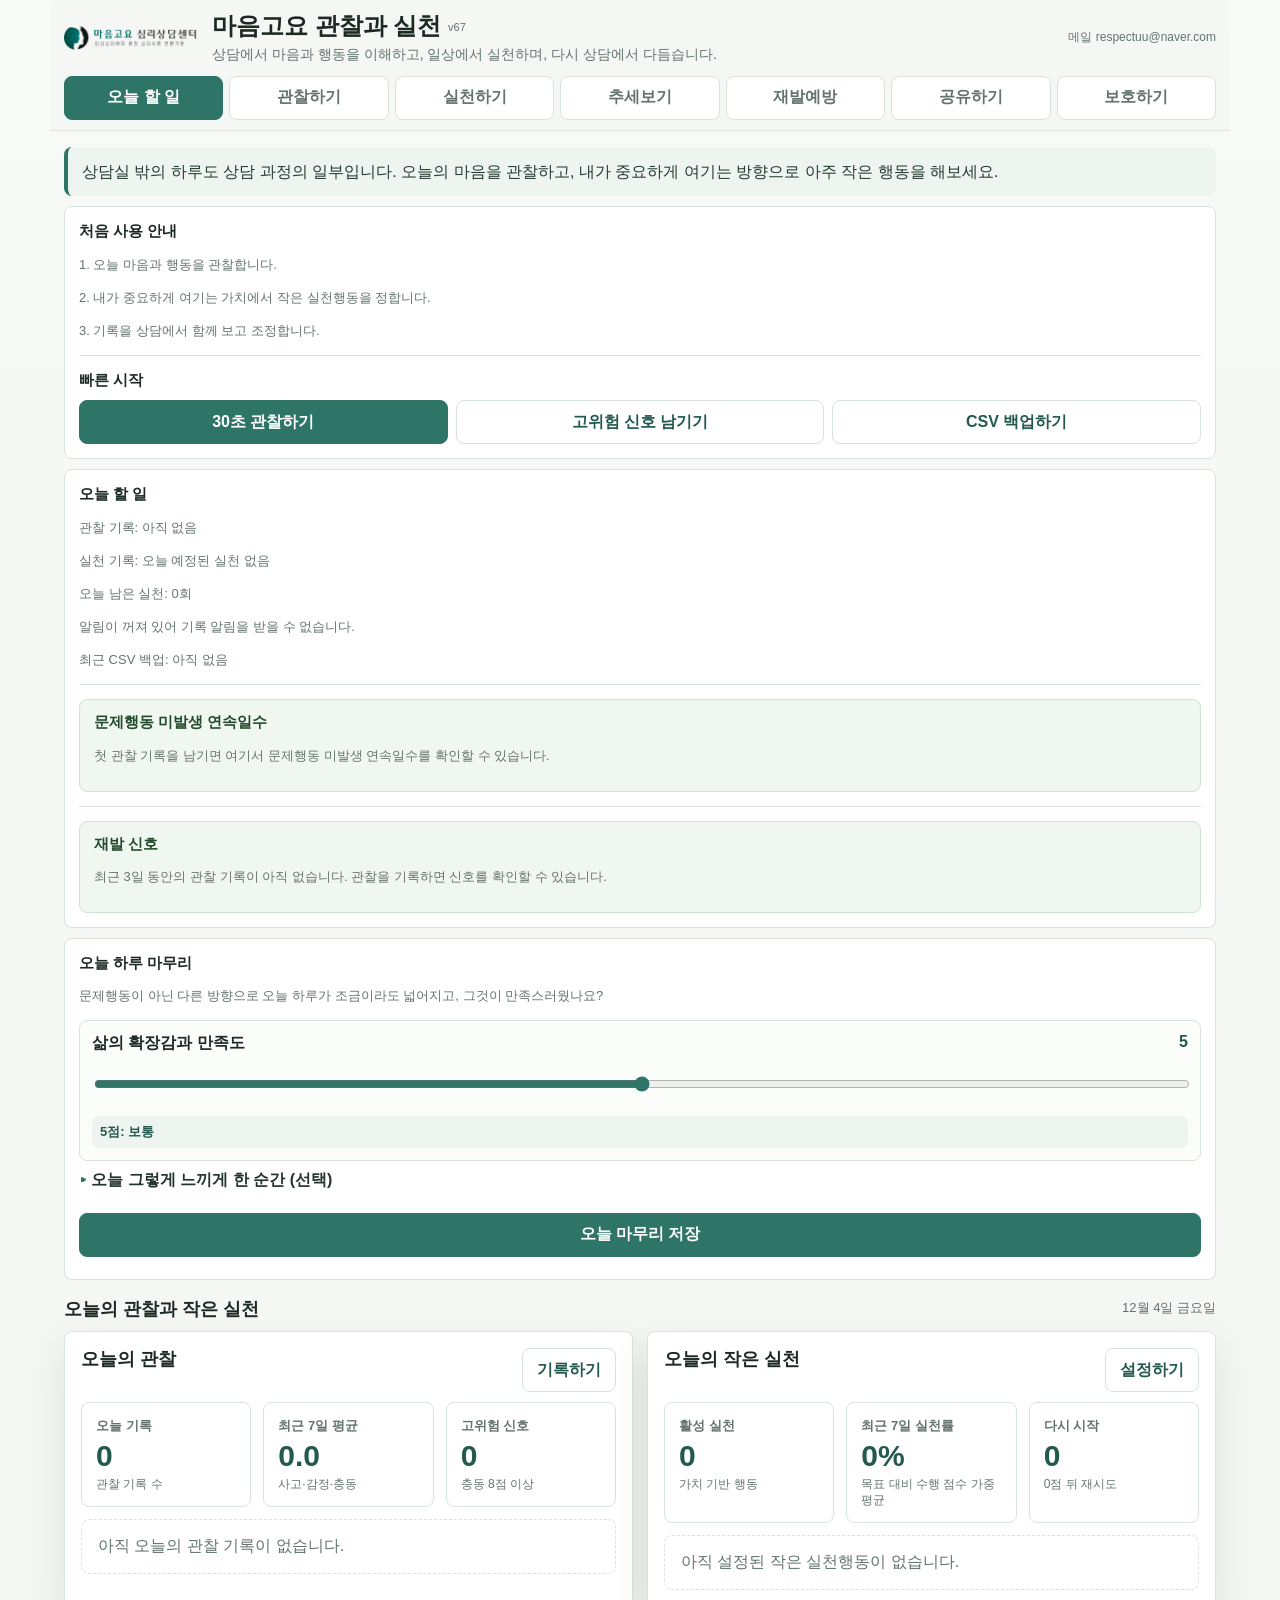
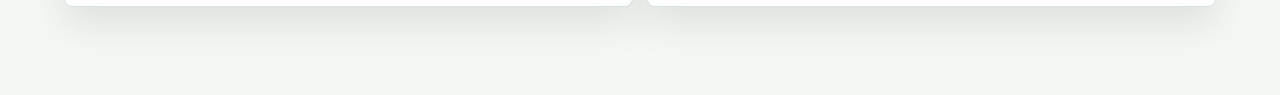
<file: index.html>
<!doctype html>
<html lang="ko">
<head>
  <meta charset="utf-8">
  <meta name="viewport" content="width=device-width, initial-scale=1, viewport-fit=cover">
  <meta name="theme-color" content="#2f7567">
  <meta name="apple-mobile-web-app-capable" content="yes">
  <meta name="apple-mobile-web-app-title" content="관찰과 실천">
  <link rel="manifest" href="./manifest.webmanifest">
  <link rel="apple-touch-icon" href="./app-icon-192.png">
  <title>마음고요 관찰과 실천</title>
  <link rel="stylesheet" href="./style.css">
</head>
<body>
  <div class="lock-screen" id="lockScreen">
    <div class="card lock-box">
      <h2>잠금 해제</h2>
      <p class="small">개인 치료 기록을 보호하기 위해 PIN을 입력하세요.</p>
      <input id="unlockPin" type="password" inputmode="numeric" placeholder="PIN 입력">
      <div style="height:10px"></div>
      <button class="solid-btn full" id="unlockButton">열기</button>
      <div style="height:8px"></div>
      <button class="danger-btn full" id="resetLockedApp" type="button">기록 삭제 후 잠금 초기화</button>
      <p class="small" id="unlockMessage"></p>
      <p class="small">PIN을 잊은 경우 보호를 위해 기록을 보존한 채 우회할 수 없습니다. 복구코드가 있으면 PIN 입력칸에 복구코드를 입력하세요.</p>
    </div>
  </div>

  <div class="app">
    <header class="topbar">
      <div class="brand-row">
        <div class="brand">
          <img src="./maeumgoyo_logo_large_subtitle.png" alt="마음고요 심리상담센터">
          <div class="brand-title">
            <h1>마음고요 관찰과 실천 <span class="app-version" id="appVersion"></span></h1>
            <p class="subtitle">상담에서 마음과 행동을 이해하고, 일상에서 실천하며, 다시 상담에서 다듬습니다.</p>
          </div>
        </div>
        <div class="contact">메일 respectuu@naver.com</div>
      </div>
      <nav class="tabs" aria-label="앱 메뉴">
        <button class="tab active" data-view="today">오늘 할 일</button>
        <button class="tab" data-view="observe">관찰하기</button>
        <button class="tab" data-view="practice">실천하기</button>
        <button class="tab" data-view="trend">추세보기</button>
        <button class="tab" data-view="relapse">재발예방</button>
        <button class="tab" data-view="share">공유하기</button>
        <button class="tab" data-view="protect">보호하기</button>
      </nav>
    </header>

    <main>
      <section class="view active" id="todayView">
        <div class="lead">
          상담실 밖의 하루도 상담 과정의 일부입니다. 오늘의 마음을 관찰하고, 내가 중요하게 여기는 방향으로 아주 작은 행동을 해보세요.
        </div>
        <div class="plain-card" style="margin-top:10px;">
          <h3>처음 사용 안내</h3>
          <p class="small">1. 오늘 마음과 행동을 관찰합니다.</p>
          <p class="small">2. 내가 중요하게 여기는 가치에서 작은 실천행동을 정합니다.</p>
          <p class="small">3. 기록을 상담에서 함께 보고 조정합니다.</p>
          <div class="card-divider"></div>
          <h3>빠른 시작</h3>
          <div class="quick-actions">
            <button class="solid-btn" type="button" id="quickObserve">30초 관찰하기</button>
            <button class="ghost-btn" type="button" id="quickRisk">고위험 신호 남기기</button>
            <button class="ghost-btn" type="button" id="quickBackup">CSV 백업하기</button>
          </div>
        </div>
        <div class="plain-card" style="margin-top:10px;">
          <div id="todayTaskSummary"></div>
          <div class="card-divider"></div>
          <div id="cleanStreakCard"></div>
          <div class="card-divider"></div>
          <div id="relapseStatusCard"></div>
        </div>
        <div class="plain-card" style="margin-top:10px;">
          <h3>오늘 하루 마무리</h3>
          <p class="small">문제행동이 아닌 다른 방향으로 오늘 하루가 조금이라도 넓어지고, 그것이 만족스러웠나요?</p>
          <div class="slider-card">
            <div class="slider-top"><span>삶의 확장감과 만족도</span><span class="slider-value" id="expansionScoreValue">5</span></div>
            <input id="expansionScore" type="range" min="0" max="10" value="5" aria-label="삶의 확장감과 만족도">
            <div class="small score-help" id="expansionScoreHelp"></div>
          </div>
          <details class="form-row" id="expansionNoteDetails">
            <summary>오늘 그렇게 느끼게 한 순간 (선택)</summary>
            <div style="height:8px"></div>
            <textarea id="expansionNote" maxlength="160" placeholder="예: 저녁에 오랜만에 친구와 산책"></textarea>
          </details>
          <div style="height:8px"></div>
          <button class="solid-btn full" id="saveDailyCheckin" type="button">오늘 마무리 저장</button>
          <div class="small" id="dailyCheckinStatus" style="margin-top:8px;"></div>
        </div>
        <div class="section-head">
          <h2>오늘의 관찰과 작은 실천</h2>
          <span class="small" id="todayLabel"></span>
        </div>
        <div class="grid">
          <div class="card">
            <div class="section-head" style="margin-top:0">
              <h2>오늘의 관찰</h2>
              <button class="ghost-btn" data-jump="observe">기록하기</button>
            </div>
            <div class="triple">
              <div class="plain-card metric">
                <div class="metric-label">오늘 기록</div>
                <div class="metric-value" id="todayObserveCount">0</div>
                <div class="metric-note">관찰 기록 수</div>
              </div>
              <div class="plain-card metric">
                <div class="metric-label">최근 7일 평균</div>
                <div class="metric-value" id="weekIntensity">0.0</div>
                <div class="metric-note">사고·감정·충동</div>
              </div>
              <div class="plain-card metric">
                <div class="metric-label">고위험 신호</div>
                <div class="metric-value" id="riskCount">0</div>
                <div class="metric-note">충동 8점 이상</div>
              </div>
            </div>
            <div style="height:12px"></div>
            <div id="todayObservations" class="list"></div>
          </div>

          <div class="card">
            <div class="section-head" style="margin-top:0">
              <h2>오늘의 작은 실천</h2>
              <button class="ghost-btn" data-jump="practice">설정하기</button>
            </div>
            <div class="triple">
              <div class="plain-card metric">
                <div class="metric-label">활성 실천</div>
                <div class="metric-value" id="activePracticeCount">0</div>
                <div class="metric-note">가치 기반 행동</div>
              </div>
              <div class="plain-card metric">
                <div class="metric-label">최근 7일 실천률</div>
                <div class="metric-value" id="practiceRate">0%</div>
                <div class="metric-note">목표 대비 수행 점수 가중 평균</div>
              </div>
              <div class="plain-card metric">
                <div class="metric-label">다시 시작</div>
                <div class="metric-value" id="restartDays">0</div>
                <div class="metric-note">0점 뒤 재시도</div>
              </div>
            </div>
            <div style="height:12px"></div>
            <div id="todayPracticeList" class="list"></div>
          </div>
        </div>
      </section>

      <section class="view" id="observeView">
        <div class="grid">
          <form class="card" id="observeForm">
            <input type="hidden" id="observeId">
            <h2>관찰 기록</h2>
            <p class="small">감정, 생각, 몸 반응, 충동과 문제 행동의 흐름을 기록합니다. 정직한 기록은 심판이 아니라 치료 자료입니다.</p>
            <div class="lead">
              지금 혼자 버티기 어렵다면 기록을 마치려고 애쓰기보다 가까운 사람이나 상담자에게 먼저 연락하세요.
            </div>
            <div style="height:10px"></div>
            <div class="safety-card">
              <h3>고위험일 때 먼저 할 일</h3>
              <p class="small">1. 지금 있는 장소를 조금 더 안전한 곳으로 옮깁니다.</p>
              <p class="small">2. 10분만 행동을 늦추고, 물 한 컵이나 천천히 호흡을 먼저 합니다.</p>
              <p class="small">3. 혼자 버티기 어렵다면 아래 연락처로 바로 연락합니다.</p>
              <div id="safetyContactsInline" style="margin-top:8px;"></div>
            </div>
            <div class="safety-card hidden" id="riskFollowup">
              <h3>지금 확인할 안전 행동</h3>
              <label class="checkline"><input type="checkbox"> 조금 더 안전한 장소로 이동했습니다.</label>
              <label class="checkline"><input type="checkbox"> 10분만 늦추고 물 또는 호흡을 먼저 했습니다.</label>
              <label class="checkline"><input type="checkbox"> 아래 연락처 중 한 곳에 연락했거나, 연락할 곳을 확인했습니다.</label>
              <div id="safetyContactsInlineRisk" style="margin-top:8px;"></div>
            </div>
            <div class="hidden" id="relapseFollowup" style="margin-top:12px;"></div>
            <div style="height:12px"></div>
            <div class="wizard-nav">
              <div class="wizard-nav-top">
                <div class="wizard-step-title" id="observeStepTitle">1 · 상황과 촉발 단서</div>
                <button class="quick-save-btn" type="button" id="observeQuickSave">지금까지 저장</button>
              </div>
              <div class="wizard-dots" id="observeStepDots">
                <div class="wizard-dot" data-dot="0"></div>
                <div class="wizard-dot" data-dot="1"></div>
                <div class="wizard-dot" data-dot="2"></div>
                <div class="wizard-dot" data-dot="3"></div>
              </div>
              <div class="wizard-step-label" id="observeStepLabel">1단계 / 4단계 · 30초면 충분합니다</div>
            </div>
            <div class="section-block wizard-step" data-step="0">
              <div class="form-row">
                <label for="observeDate">날짜</label>
                <input id="observeDate" type="date" required>
              </div>
              <div class="form-row">
                <label>기록 방식</label>
                <div class="segmented" id="observeModeButtons">
                  <button type="button" data-value="오전">오전</button>
                  <button type="button" data-value="오후">오후</button>
                  <button type="button" data-value="저녁" class="active">저녁</button>
                  <button type="button" data-value="충동 발생">충동 발생</button>
                </div>
              </div>
              <div class="form-row">
                <label>문제 행동 영역</label>
                <div class="chip-row" id="behaviorChips"></div>
                <div style="height:8px"></div>
                <input id="behaviorCustom" maxlength="160" placeholder="기타 영역 또는 안전한 별칭 입력. 여러 개면 쉼표로 구분">
                <div class="small">여기서는 어떤 영역에 대한 감정·생각·충동인지 고릅니다. 여러 영역을 함께 선택할 수 있고, 실제 행동 여부와 정도는 아래 문제행동수준에서 기록합니다.</div>
              </div>
              <div class="form-row">
                <label for="situation">문제 촉발 상황</label>
                <textarea id="situation" maxlength="600" placeholder="어떤 상황에서, 문제되는 생각이나 감정/충동을 느끼고 문제 행동이 자극되었나요? (언제, 어디서, 무슨 일이 있었는지)"></textarea>
              </div>
              <details class="form-row" id="triggerDetails">
                <summary>촉발 단서 추가하기 (선택)</summary>
                <div style="height:8px"></div>
                <div class="small">반복되는 장소·사람·시간대를 표시해두면, 추세보기에서 자주 나타나는 패턴을 확인할 수 있습니다.</div>
                <div style="height:6px"></div>
                <div class="small" style="font-weight:800;">장소</div>
                <div class="chip-row" id="triggerPlaceChips"></div>
                <div style="height:8px"></div>
                <div class="small" style="font-weight:800;">사람/상황</div>
                <div class="chip-row" id="triggerPeopleChips"></div>
                <div style="height:8px"></div>
                <div class="small" style="font-weight:800;">시간대</div>
                <div class="chip-row" id="triggerTimeChips"></div>
                <div style="height:8px"></div>
                <input id="triggerCustom" maxlength="160" placeholder="기타 촉발 단서. 여러 개면 쉼표로 구분">
              </details>
            </div>
            <div class="section-block wizard-step" data-step="1">
              <div class="form-row">
                <label for="thoughtText">그때 든 생각</label>
                <textarea id="thoughtText" maxlength="600" placeholder="자동적으로 떠오른 생각을 한두 문장으로 적습니다."></textarea>
              </div>
              <details class="form-row" id="worryDetails">
                <summary>구체적으로 걱정되는 결과 기록하기 (선택)</summary>
                <div style="height:8px"></div>
                <div class="small">나중에 그 일이 실제로 어떻게 됐는지 돌아볼 수 있도록, 지금 걱정되는 구체적인 결과를 남겨두세요. 판단하지 않고 그냥 비교해보는 용도입니다.</div>
                <div style="height:8px"></div>
                <textarea id="worryText" maxlength="600" placeholder="예: 면접에서 완전히 얼어붙을 것 같다"></textarea>
                <div style="height:8px"></div>
                <div class="slider-card">
                  <div class="slider-top"><span>그 일이 일어날 것 같은 정도</span><span class="slider-value" id="predictedSeverityValue">5</span></div>
                  <input id="predictedSeverity" type="range" min="0" max="10" value="5" aria-label="그 일이 일어날 것 같은 정도">
                </div>
              </details>
              <div class="form-row">
                <label>그때 느낀 감정 종류</label>
                <div class="chip-row" id="emotionChips"></div>
                <div style="height:8px"></div>
                <input id="emotionCustom" maxlength="10" placeholder="기타 감정 10자 이내">
              </div>
              <div class="form-row">
                <label>그때 느낀 몸 반응</label>
                <div class="chip-row" id="bodyChips"></div>
                <div style="height:8px"></div>
                <input id="bodyCustom" maxlength="10" placeholder="기타 몸 반응 10자 이내">
              </div>
              <details class="form-row" id="avoidanceDetails">
                <summary>오늘의 회피 신호 추가하기 (선택)</summary>
                <div style="height:8px"></div>
                <div class="small">문제 행동과 별개로, 활동이 줄어들고 있다는 신호도 회복에 중요한 정보입니다.</div>
                <div style="height:6px"></div>
                <div class="chip-row" id="avoidanceChips"></div>
                <div style="height:8px"></div>
                <input id="avoidanceCustom" maxlength="160" placeholder="기타 회피 신호. 여러 개면 쉼표로 구분">
              </details>
            </div>
            <div class="section-block wizard-step" data-step="2">
              <div class="form-row">
                <div class="slider-card">
                  <div class="slider-top"><span>그때 든 생각의 강도</span><span class="slider-value" id="thoughtScoreValue">0</span></div>
                  <input id="thoughtScore" type="range" min="0" max="10" value="0" aria-label="그때 든 생각의 강도">
                  <div class="small score-help" id="thoughtScoreHelp"></div>
                </div>
                <div class="slider-card">
                  <div class="slider-top"><span>그때 느낀 감정의 강도</span><span class="slider-value" id="emotionScoreValue">0</span></div>
                  <input id="emotionScore" type="range" min="0" max="10" value="0" aria-label="그때 느낀 감정의 강도">
                  <div class="small score-help" id="emotionScoreHelp"></div>
                </div>
                <div class="slider-card">
                  <div class="slider-top"><span>문제행동 충동/갈망 (정점)</span><span class="slider-value" id="urgeScoreValue">0</span></div>
                  <input id="urgeScore" type="range" min="0" max="10" value="0" aria-label="문제행동 충동/갈망 정점">
                  <div class="small score-help" id="urgeScoreHelp"></div>
                </div>
                <div class="hidden" id="urgeCurveBox">
                  <p class="small">충동은 시간이 지나면 대개 저절로 가라앉습니다. 시작할 때, 가장 강했을 때, 지금(또는 끝났을 때)을 각각 남기면 그 흐름을 눈으로 확인할 수 있습니다.</p>
                  <div class="slider-card">
                    <div class="slider-top"><span>충동 · 처음 느꼈을 때</span><span class="slider-value" id="urgeInitialScoreValue">0</span></div>
                    <input id="urgeInitialScore" type="range" min="0" max="10" value="0" aria-label="충동 처음 느꼈을 때">
                    <div class="small score-help" id="urgeInitialScoreHelp"></div>
                  </div>
                  <div class="slider-card">
                    <div class="slider-top"><span>충동 · 지금(또는 끝났을 때)</span><span class="slider-value" id="urgeEndScoreValue">0</span></div>
                    <input id="urgeEndScore" type="range" min="0" max="10" value="0" aria-label="충동 지금 또는 끝났을 때">
                    <div class="small score-help" id="urgeEndScoreHelp"></div>
                  </div>
                </div>
                <div class="slider-card">
                  <div class="slider-top"><span>문제행동 활성화 수준</span><span class="slider-value" id="actionLevelValue">0</span></div>
                  <input id="actionLevel" type="range" min="0" max="5" value="0" aria-label="문제행동 활성화 수준">
                  <div class="small score-help" id="actionLevelHelp"></div>
                </div>
              </div>
            </div>
            <div class="section-block wizard-step" data-step="3">
              <div class="form-row">
                <label for="coping">대처행동</label>
                <textarea id="coping" maxlength="600" placeholder="멈춤, 한 걸음 뒤로, 호흡, 장소 바꾸기, 연락하기 등"></textarea>
              </div>
              <div class="form-row">
                <label>대처 후 도움 정도</label>
                <div class="slider-card">
                  <div class="slider-top"><span>도움 정도</span><span class="slider-value" id="copingScoreValue">0</span></div>
                  <input id="copingScore" type="range" min="0" max="10" value="0" aria-label="대처 후 도움 정도">
                </div>
              </div>
              <div class="form-row">
                <label for="gratitude">감사 기록</label>
                <textarea id="gratitude" maxlength="160" placeholder="오늘 고마웠던 사람, 일, 또는 나에게 고마운 점"></textarea>
              </div>
              <div class="form-row">
                <label for="insight">오늘 알아차린 점</label>
                <textarea id="insight" maxlength="800" placeholder="기록을 보며 알아차린 점은 무엇인가요?"></textarea>
              </div>
              <div class="form-row">
                <label>오늘 지키고 싶은 내 삶의 가치</label>
                <div class="chip-row" id="valueChips"></div>
                <div style="height:8px"></div>
                <input id="valueCustom" maxlength="40" placeholder="직접 입력">
              </div>
              <div class="form-row">
                <label for="valueActionDraft">그 가치를 위한 아주 작은 실천행동</label>
                <textarea id="valueActionDraft" maxlength="160" placeholder="예: 저녁 식사 후 운동화 신고 집 앞 3분 걷기"></textarea>
                <div class="small">이 칸은 오늘의 기록으로만 저장됩니다. 반복 추적하고 싶다면 아래 "이 가치로 실천행동 만들기"를 눌러 실천하기에서 등록하세요.</div>
              </div>
            </div>
            <div class="wizard-bottom-nav">
              <button class="ghost-btn" type="button" id="observeStepBack">이전</button>
              <button class="solid-btn full" type="button" id="observeStepNext">다음</button>
              <button class="solid-btn full hidden" type="submit" id="observeStepSave">관찰 저장</button>
            </div>
            <button class="ghost-btn full hidden" type="button" id="sendToPractice" style="margin-top:8px;">이 가치로 실천행동 만들기</button>
            <p class="small hidden" id="sendToPracticeHint" style="margin-top:6px;">위 버튼을 누르면 실천하기 화면으로 이동해 가치와 행동이 미리 채워집니다. 빈도·하루 횟수를 정하고 "실천행동 저장"까지 눌러야 반복 추적됩니다.</p>
          </form>

          <div class="card">
            <h2>가치 안내</h2>
            <div class="lead">
              삶의 가치는 내가 길을 잃었을 때 다시 방향을 잡게 해주는 등대나 북극성과 같습니다. 목표는 도착점이고, 가치는 방향입니다.
            </div>
            <p class="small">기분이 흔들리고 문제 행동의 유혹이 강할 때도, 가치는 “나는 어느 쪽으로 한 걸음 가고 싶은가?”를 알려줍니다.</p>
            <div class="plain-card">
              <h3>가치에서 실천으로 이어지는 질문</h3>
              <p class="small">이 가치가 지금 내 삶에서 중요한 이유는 무엇인가요?</p>
              <p class="small">문제 행동은 내 삶을 어떤 방향으로 좁히고 있나요?</p>
              <p class="small">이 가치를 향해 내 경험을 조금 넓히는 행동은 무엇일까요?</p>
            </div>
            <div style="height:12px"></div>
            <h3>최근 관찰 기록</h3>
            <div id="observeList" class="list"></div>
          </div>
        </div>
      </section>

      <section class="view" id="practiceView">
        <div class="grid">
          <form class="card" id="practiceForm">
            <input type="hidden" id="practiceId">
            <h2>작은 실천행동 설정</h2>
            <p class="small">가치 기반 작은 실천행동은 평소의 자동반응, 회피, 충동이 좁혀놓은 삶에서 벗어나 내가 중요하게 여기는 방향으로 경험을 조금 넓히는 행동입니다.</p>
            <div class="wizard-nav">
              <div class="wizard-nav-top">
                <div class="wizard-step-title" id="practiceStepTitle">1 · 가치와 실천행동</div>
              </div>
              <div class="wizard-dots" id="practiceStepDots">
                <div class="wizard-dot" data-dot="0"></div>
                <div class="wizard-dot" data-dot="1"></div>
                <div class="wizard-dot" data-dot="2"></div>
              </div>
              <div class="wizard-step-label" id="practiceStepLabel">1단계 / 3단계 · 무엇을, 어떤 가치로</div>
            </div>
            <div class="section-block wizard-step" data-step="0">
              <div class="form-row">
                <label for="practiceValue">추구하는 삶의 가치</label>
                <input id="practiceValue" maxlength="40" placeholder="예: 건강, 관계, 자기존중">
              </div>
              <div class="form-row">
                <label for="practiceName">가치와 연결된 작은 실천행동</label>
                <textarea id="practiceName" maxlength="160" placeholder="언제, 어디서, 무엇을 할지 작게 적습니다."></textarea>
              </div>
              <div class="form-row">
                <label for="practiceReason">이 행동이 내 경험을 넓혀주는 이유(선택)</label>
                <textarea id="practiceReason" maxlength="600" placeholder="문제 행동이 좁힌 삶에서 어느 방향으로 한 걸음 넓어지나요?"></textarea>
              </div>
            </div>
            <div class="section-block wizard-step" data-step="1">
              <div class="form-row">
                <label>실천행동의 매주 빈도</label>
                <select id="frequency">
                  <option value="daily">매일</option>
                  <option value="3week">주 3일</option>
                  <option value="1week">주 1일</option>
                  <option value="custom">맞춤 요일</option>
                </select>
              </div>
              <div class="form-row" id="customDaysRow" style="display:none">
                <label>맞춤 요일</label>
                <div class="chip-row" id="weekdayChips"></div>
              </div>
              <div class="form-row">
                <label for="targetCount">하루 횟수</label>
                <input id="targetCount" type="number" min="1" max="12" value="1">
                <div class="small">예: 운동을 하루 2번 하기로 약속했다면 2를 입력합니다. 통계는 하루 기록의 평균 수행도로 계산합니다.</div>
              </div>
              <div class="form-row">
                <label for="reminderMode">알림 방식</label>
                <select id="reminderMode">
                  <option value="morning">매일 아침에 하루 일정 알림</option>
                  <option value="times">정해진 시간마다 알림</option>
                  <option value="none">알림 사용 안 함</option>
                </select>
              </div>
              <div class="form-row" id="reminderTimesRow" style="display:none">
                <label for="reminderTimes">알림 시간</label>
                <input id="reminderTimes" maxlength="48" placeholder="예: 08:00, 20:00">
                <div class="small">하루 여러 번 실천하기로 했다면 시간도 여러 개 입력할 수 있습니다.</div>
              </div>
              <div class="form-row">
                <button class="ghost-btn full" id="requestNotification" type="button">알림 권한 요청</button>
                <div class="small">알림은 스마트폰/브라우저 정책에 따라 앱이 열려 있거나 백그라운드에 남아 있을 때 가장 안정적으로 작동합니다.</div>
              </div>
            </div>
            <div class="section-block wizard-step" data-step="2">
              <div class="form-row">
                <label for="practiceStart">실천행동 시작일</label>
                <input id="practiceStart" type="date">
              </div>
              <div class="form-row">
                <label for="barriers">예상 방해요인(선택)</label>
                <textarea id="barriers" maxlength="600" placeholder="피곤함, 불안, 갈망, 혼자 있음, 스마트폰 등"></textarea>
              </div>
              <div class="form-row">
                <label for="smallVersion">30% 버전의 최소 행동</label>
                <textarea id="smallVersion" maxlength="160" placeholder="실천이 어려운 날에도 가능한 가장 작은 버전"></textarea>
              </div>
            </div>
            <div class="plain-card wizard-step" data-step="2">
              <h3>좋은 실천행동 점검</h3>
              <p class="small">너무 큰 실천은 오래가기 어렵습니다. 기분이 좋지 않은 날에도 가능한 크기로 줄여보세요.</p>
              <p class="small">5분 안에 시작할 수 있나요?</p>
              <p class="small">기분이 좋지 않은 날에도 30% 버전으로 할 수 있나요?</p>
              <p class="small">문제 행동이 끌고 가는 방향과 조금 다른 방향인가요?</p>
            </div>
            <div style="height:12px"></div>
            <div class="wizard-bottom-nav">
              <button class="ghost-btn" type="button" id="practiceStepBack">이전</button>
              <button class="solid-btn full" type="button" id="practiceStepNext">다음</button>
              <button class="solid-btn full hidden" type="submit" id="practiceStepSave">실천행동 저장</button>
            </div>
          </form>

          <div class="card">
            <div class="section-head" style="margin-top:0">
              <h2>오늘 실천 수행도 기록</h2>
              <button class="ghost-btn" id="clearPracticeForm" type="button">새 실천</button>
            </div>
            <p class="small">설정한 행동을 오늘 실제로 어느 정도 했는지 0~10점으로 기록합니다.</p>
            <div class="plain-card">
              <h3>수행도 기준</h3>
              <p class="small">0점: 전혀 하지 못함 · 3점: 30% 버전만 시도함 · 5점: 일부 수행함</p>
              <p class="small">7점: 대부분 수행함 · 10점: 계획한 대로 수행함</p>
            </div>
            <div style="height:10px"></div>
            <div id="practiceLogList" class="list"></div>
            <div class="section-head">
              <h2>설정된 실천행동</h2>
            </div>
            <div id="practiceList" class="list"></div>
          </div>
        </div>
      </section>

      <section class="view" id="trendView">
        <div class="form-row">
          <label>추세 기간</label>
          <div class="segmented" id="trendRangeButtons">
            <button type="button" data-days="7">최근 7일</button>
            <button type="button" data-days="14" class="active">최근 14일</button>
            <button type="button" data-days="28">최근 4주</button>
            <button type="button" data-days="all">전체</button>
          </div>
        </div>
        <div id="weeklyHighlights" style="margin-bottom:12px;"></div>
        <div class="plain-card" style="margin-bottom:12px;">
          <h3>문제행동 캘린더</h3>
          <p class="small">최근 10주를 한눈에 봅니다. 기록이 없는 날은 실패로 세지 않습니다.</p>
          <div id="problemBehaviorCalendar" style="margin-top:8px;"></div>
          <div class="card-divider"></div>
          <h3>삶의 확장감과 만족도 추이</h3>
          <p class="small">문제행동이 줄어드는 것과 삶이 넓어지는 것은 다른 질문입니다. 두 그래프를 나란히 비교해보세요.</p>
          <div id="expansionTrend" style="margin-top:8px;"></div>
        </div>
        <div class="plain-card" style="margin-bottom:12px;">
          <h3>걱정 확인</h3>
          <p class="small">기록해둔 걱정이 실제로 어떻게 됐는지 돌아봅니다. 생각이 맞았는지 틀렸는지를 따지려는 것이 아니라, 예상과 실제 사이의 차이를 있는 그대로 보기 위한 것입니다.</p>
          <div id="worrySummary" style="margin-top:8px;"></div>
          <div id="worryPendingList" class="list" style="margin-top:10px;"></div>
        </div>
        <details class="plain-card">
          <summary style="cursor:pointer; font-weight:800;">더 자세히 살펴보기 (그래프 · 패턴 요약)</summary>
          <div style="height:10px"></div>
          <div class="grid">
            <div class="card">
              <h2>관찰과 실천 함께 보기</h2>
              <p class="small">완벽한 성공보다 변화의 방향을 봅니다.</p>
              <div id="trendLineChart"></div>
              <div id="trendMovingAverage" class="trend-bars" style="margin-top:12px;"></div>
              <details class="form-row" style="margin-top:10px;">
                <summary>일별 상세 보기</summary>
                <div style="height:8px"></div>
                <div id="trendBars" class="trend-bars"></div>
              </details>
            </div>
            <div class="card">
              <h2>패턴 요약</h2>
              <div id="patternSummary" class="summary-box"></div>
            </div>
          </div>
          <div class="plain-card" style="margin-top:14px;">
            <h3>감정·충동 산점도</h3>
            <p class="small">감정과 충동이 함께 얼마나 높았는지, 그리고 그 순간 문제행동이 있었는지를 한 화면에서 봅니다.</p>
            <div id="emotionUrgeScatter" style="margin-top:8px;"></div>
          </div>
          <div class="plain-card" style="margin-top:14px;">
            <h3>촉발 단서와 충동의 관계</h3>
            <div id="triggerCorrelation"></div>
          </div>
        </details>
      </section>

      <section class="view" id="relapseView">
        <div class="lead">
          재발은 대개 한 순간에 일어나지 않습니다. 정서적 재발 → 인지적 재발 → 행동적 재발 순서로 조용히 진행되는 경우가 많고, 처음 두 단계가 겹쳐서 함께 나타나기도 합니다. 이 화면은 진단이나 예측이 아니라, 신호를 먼저 알아차리고 스스로 조치할 기회를 드리기 위한 것입니다.
        </div>
        <div class="plain-card" id="relapseRiskBars" style="margin-top:10px;"></div>
        <div id="relapseStatusFull" style="margin-top:10px;"></div>

        <div class="section-head">
          <h2>1단계 · 정서적 재발이 의심될 때</h2>
        </div>
        <p class="small">불안감, 짜증, 지루함, 분노 같은 불편한 감정이 평소보다 높아지고 잘 가라앉지 않거나, 대처가 잘 안 통하고, 자기관리(수면·식사·연락)가 조금씩 무너지는 시기입니다. 아직 문제 행동을 생각하고 있지 않아도, 회복의 기반이 조용히 흔들릴 수 있는 단계입니다.</p>
        <div id="stage1TechniqueList"></div>

        <div class="section-head">
          <h2>2단계 · 인지적 재발이 의심될 때</h2>
        </div>
        <p class="small">문제 행동에 대한 생각이 강해지고, "한 번쯤은 괜찮지 않을까" 하는 생각이 떠오르기 시작하는 단계입니다. 이 시기에 사용할 수 있는 DBT 고통감내 기술과 충동 지연 기법입니다.</p>
        <div id="stage2TechniqueList"></div>

        <div class="plain-card" style="margin-top:14px;">
          <h3>STOP 기법 자세히 보기</h3>
          <p class="small">감정에 압도되거나 충동적으로 반응하려는 순간임을 알아차렸을 때 순서대로 따라가는 4단계입니다.</p>
          <div id="stopStepList"></div>
        </div>

        <div class="plain-card" style="margin-top:12px;">
          <h3>TIPP 기법 자세히 보기</h3>
          <p class="small">위기 상황이나 압도적인 정서적 고통이 있을 때 1차적으로 사용하는 응급 기법입니다. 장기적인 해결책이 아니라, 지금의 강렬한 감정을 빠르게 낮춰 다시 생각할 수 있는 상태로 돌아오기 위한 도구입니다.</p>
          <div id="tippStepList"></div>
          <p class="small" style="margin-top:8px;">⚠ 심박수나 혈압에 영향을 줄 수 있는 의학적 문제가 있다면 온도 변화(T) 단계는 생략하거나 담당 의료진과 먼저 상의하세요.</p>
        </div>

        <div class="section-head">
          <h2>3단계 · 문제 행동을 실수로 했다면</h2>
        </div>
        <p class="small">한두 번의 문제 행동은 회복 여정의 실패가 아니라, 다시 조정할 수 있는 신호입니다. 중요한 것은 숨기지 않고 빨리 도움을 구하는 것입니다.</p>
        <div id="stage3TechniqueList"></div>
        <div class="safety-card" style="margin-top:10px;">
          <h3>지금 연락하기</h3>
          <div id="safetyContactsInlineRelapse"></div>
        </div>

        <details class="plain-card" style="margin-top:14px;">
          <summary style="cursor:pointer; font-weight:800;">이 신호는 어떻게 계산되나요?</summary>
          <div style="height:8px"></div>
          <p class="small">최근 3일 관찰 기록의 감정·생각·충동·대처 점수 평균과, 문제행동수준이 1점이라도 기록되었는지를 함께 봅니다. 정서적 재발 신호는 그때 느낀 감정 평균이나 반복 횟수, 감정 점수의 기복(표준편차), 또는 대처 후 도움 정도가 낮게 유지되거나 이전 구간보다 나빠지는 추세를 기준으로 합니다. 인지적 재발 신호는 그때 든 생각과 충동 점수를 기준으로 합니다. 이 기준은 참고용이며, 상담에서 담당 상담자와 함께 조정할 수 있습니다.</p>
        </details>
      </section>

      <section class="view" id="shareView">
        <div class="grid">
          <div class="card">
            <h2>상담자에게 기록 전달</h2>
            <p class="small">CSV 저장과 CSV 공유/메일은 상담자가 생활자료를 치료적으로 분석하기 위한 전체 기록 전달 기능입니다.</p>
            <div class="lead">
              CSV에는 상담에서 연쇄고리를 함께 이해하기 위한 상황, 생각, 감정, 몸반응, 충동, 문제행동수준, 대처와 실천 기록이 포함됩니다.
            </div>
            <div style="height:10px"></div>
            <div class="plain-card">
              <h3>가족 노출 예방 안내</h3>
              <p class="small">정직한 개인기록은 상담에서 다루는 자료입니다. 가족이나 배우자에게는 원자료 CSV가 아니라 상담자와 상의한 회복 요약만 보여주는 것이 좋습니다.</p>
              <p class="small">원하지 않는 화면 노출은 PIN 잠금, 별칭 사용, 앱을 바로 잠그는 기능으로 줄일 수 있습니다.</p>
            </div>
            <div class="form-row">
              <label>공유 범위</label>
              <div class="segmented" id="rangeButtons">
                <button type="button" data-days="7" class="active">1주</button>
                <button type="button" data-days="14">2주</button>
                <button type="button" data-days="28">4주</button>
                <button type="button" data-days="all">전체</button>
              </div>
            </div>
            <div class="form-row">
              <label>미리보기 모드</label>
              <div class="segmented" id="shareModeButtons">
                <button type="button" data-mode="counselorDetail" class="active">상담자 상세</button>
                <button type="button" data-mode="counselorSummary">상담자 요약</button>
                <button type="button" data-mode="family">가족 회복요약</button>
              </div>
            </div>
            <div class="plain-card">
              <h3>CSV 저장/공유 기준</h3>
              <p class="small">CSV 저장과 CSV 공유/메일은 미리보기 모드와 무관하게 상담자 치료자료 전체본으로 만들어집니다.</p>
              <p class="small">가족 회복요약은 화면에서 내용을 조절해 보여주기 위한 미리보기입니다.</p>
            </div>
            <div class="button-row">
              <button class="solid-btn" id="buildPreview" type="button">공유 미리보기</button>
              <button class="ghost-btn" id="downloadCsv" type="button">CSV 저장</button>
              <button class="ghost-btn" id="verifyCsv" type="button">상담자 CSV 구조 점검</button>
            </div>
            <div style="height:10px"></div>
            <button class="ghost-btn full" id="downloadFullBackup" type="button">숨긴 기록 포함 전체 CSV 백업</button>
            <p class="small">전체 백업은 선택한 공유 기간과 무관하게 모든 기록과 보관 상태를 저장합니다.</p>
            <div style="height:12px"></div>
            <div class="form-row">
              <label>메일로 보내기</label>
              <div class="small">파일이 자동으로 첨부된 채로 공유 메뉴가 열립니다. 원하는 메일 앱(네이버 메일, Gmail, Outlook 등)을 골라 보내세요. 받는 사람 주소는 메시지 맨 앞에 적혀 있으니 복사해서 "받는사람" 칸에 붙여넣어 주세요.</div>
              <button class="solid-btn full" id="shareFile" type="button" style="margin-top:8px;">메일/공유 앱으로 보내기 (파일 자동 첨부)</button>
              <details class="form-row" style="margin-top:10px;">
                <summary>파일이 자동 첨부되지 않을 때 (직접 첨부 필요)</summary>
                <div style="height:8px"></div>
                <div class="small">아래 버튼들은 받는사람·제목·본문은 자동으로 채워지지만, 파일은 자동 첨부되지 않아 CSV를 직접 첨부해야 합니다. 위 버튼이 기기에서 지원되지 않을 때만 사용하세요.</div>
                <div class="button-row" style="margin-top:8px;">
                  <button class="ghost-btn" id="shareNaver" type="button">네이버 메일로 보내기</button>
                  <button class="ghost-btn" id="shareGmail" type="button">Gmail로 보내기</button>
                  <button class="ghost-btn" id="shareOutlook" type="button">Outlook으로 보내기</button>
                </div>
              </details>
            </div>
            <p class="small" id="shareInfo"></p>
          </div>
          <div class="card">
            <h2>미리보기</h2>
            <div id="sharePreview" class="summary-box"></div>
          </div>
          <div class="card">
            <h2>CSV 가져오기</h2>
            <p class="small">이 앱에서 새 CSV 구조로 저장한 파일을 다시 불러옵니다. 같은 기기나 새 기기에서 기록을 옮길 때 사용할 수 있습니다.</p>
            <input class="file-input" id="importFile" type="file" accept=".csv,text/csv">
            <div style="height:10px"></div>
            <button class="ghost-btn full" id="importCsv" type="button">CSV 가져오기</button>
            <p class="small" id="importInfo"></p>
          </div>
        </div>
      </section>

      <section class="view" id="protectView">
        <div class="grid">
          <div class="card">
            <h2>나의 안전계획</h2>
            <p class="small">위기 상황에서 바로 연락할 수 있도록 미리 준비해두는 곳입니다. 여기 저장한 연락처는 고위험 신호가 감지될 때 관찰 화면에도 함께 표시됩니다.</p>
            <div class="plain-card">
              <h3>즉시 연락 가능한 위기 상담 (전국, 24시간)</h3>
              <p class="small">자살예방상담전화 <a href="tel:1393">1393</a></p>
              <p class="small">정신건강 위기상담전화 <a href="tel:15770199">1577-0199</a></p>
              <p class="small">생명이 위급한 응급 상황이면 <a href="tel:119">119</a></p>
            </div>
            <div style="height:12px"></div>
            <h3>나의 비상 연락처 (선택)</h3>
            <div class="form-row">
              <label for="safetyContact1Name">연락처 1 이름</label>
              <input id="safetyContact1Name" maxlength="20" placeholder="예: 언니, 담당 상담사">
            </div>
            <div class="form-row">
              <label for="safetyContact1Phone">연락처 1 전화번호</label>
              <input id="safetyContact1Phone" type="tel" maxlength="20" placeholder="010-0000-0000">
            </div>
            <div class="form-row">
              <label for="safetyContact2Name">연락처 2 이름 (선택)</label>
              <input id="safetyContact2Name" maxlength="20" placeholder="선택 입력">
            </div>
            <div class="form-row">
              <label for="safetyContact2Phone">연락처 2 전화번호 (선택)</label>
              <input id="safetyContact2Phone" type="tel" maxlength="20" placeholder="선택 입력">
            </div>
            <button class="solid-btn full" id="saveSafetyContacts" type="button">비상 연락처 저장</button>
          </div>
          <div class="card">
            <h2>보호설정</h2>
            <p class="small">정직한 기록이 가능하려면 기록이 안전하다고 느껴져야 합니다. 이 기능은 강한 보안 시스템은 아니지만, 일상적인 노출을 줄이는 데 도움을 줍니다.</p>
            <div class="form-row">
              <label for="pinInput">PIN 설정 또는 변경</label>
              <input id="pinInput" type="password" inputmode="numeric" maxlength="32" placeholder="4자리 이상">
            </div>
            <button class="solid-btn full" id="savePin" type="button">PIN 저장</button>
            <p class="small" id="recoveryInfo"></p>
            <div style="height:10px"></div>
            <button class="ghost-btn full" id="lockNow" type="button">지금 잠그기</button>
            <div style="height:10px"></div>
            <button class="ghost-btn full" id="updateApp" type="button">앱 업데이트 새로 적용</button>
            <div style="height:10px"></div>
            <div class="form-row">
              <label for="noRecordReminderTime">미기록 알림 시간</label>
              <input id="noRecordReminderTime" type="time" value="20:00">
              <div class="small">하루 동안 관찰 기록과 실천 기록이 모두 없을 때 이 시간에 한 번 알림을 보냅니다. 비워두면 기본값 20:00으로 작동합니다.</div>
            </div>
            <button class="ghost-btn full" id="saveNoRecordReminderTime" type="button">미기록 알림 시간 저장</button>
            <p class="small">알림 문구는 중립적으로 유지하세요. 예: “오늘의 관찰과 실천을 기록할 시간입니다.”</p>
            <p class="small">알림은 앱 설치 상태, 브라우저, 스마트폰 설정에 따라 작동이 제한될 수 있습니다.</p>
            <div style="height:14px"></div>
            <div class="plain-card">
              <h3>숨긴 기록</h3>
              <p class="small" id="hiddenRecordInfo">숨긴 기록이 없습니다.</p>
              <button class="ghost-btn full" id="restoreHiddenRecords" type="button">숨긴 기록 모두 복원</button>
            </div>
          </div>
          <div class="card">
            <h2>내담자 별칭 (CSV용)</h2>
            <p class="small">CSV의 client_alias 항목에 저장될 이름입니다. 실제 이름 대신 상담에서 함께 정한 별칭을 사용하면, 파일이 잘못 전달되어도 신원이 바로 드러나지 않습니다.</p>
            <div class="form-row">
              <label for="clientAliasInput">내담자 별칭</label>
              <input id="clientAliasInput" maxlength="40" placeholder="예: 내담자A, 초록나무">
            </div>
            <button class="ghost-btn full" id="saveClientAlias" type="button">내담자 별칭 저장</button>
          </div>
          <div class="card">
            <h2>안전한 언어 설정 (화면 표시용)</h2>
            <p class="small">문제 행동 영역은 원래 이름 그대로 자유롭게 선택할 수 있습니다. 다만 화면에 그 단어가 그대로 보이는 것이 부담스럽다면, 항목별로 별칭을 지정해 화면에는 별칭만 보이도록 할 수 있습니다. CSV로 상담자에게 전달되는 실제 자료는 항목 이름이 그대로 유지되어 분석에는 영향이 없습니다.</p>
            <div class="form-row">
              <label for="aliasTarget">별칭을 적용할 항목</label>
              <select id="aliasTarget"></select>
            </div>
            <div class="form-row">
              <label for="aliasInput">화면에 표시할 별칭</label>
              <input id="aliasInput" maxlength="40" placeholder="예: A행동, 자동반응, 관계 위험 신호">
            </div>
            <div class="button-row">
              <button class="ghost-btn" id="saveAlias" type="button">별칭 저장</button>
              <button class="ghost-btn" id="clearAlias" type="button">이 항목 별칭 해제</button>
            </div>
            <div id="aliasList" class="small" style="margin-top:10px"></div>
            <div style="height:12px"></div>
            <div class="lead">
              가족이나 배우자에게 모든 원자료를 공개하는 것이 항상 치료적인 것은 아닙니다. 정직한 개인기록은 상담에서 다루고, 가족에게는 회복 노력과 변화 과정이 전달되도록 공유 범위를 조정할 수 있습니다.
            </div>
          </div>
        </div>
      </section>
    </main>
  </div>
  <div class="toast" id="toast"></div>

  <script src="./app.js" defer></script>
</body>
</html>
</file>
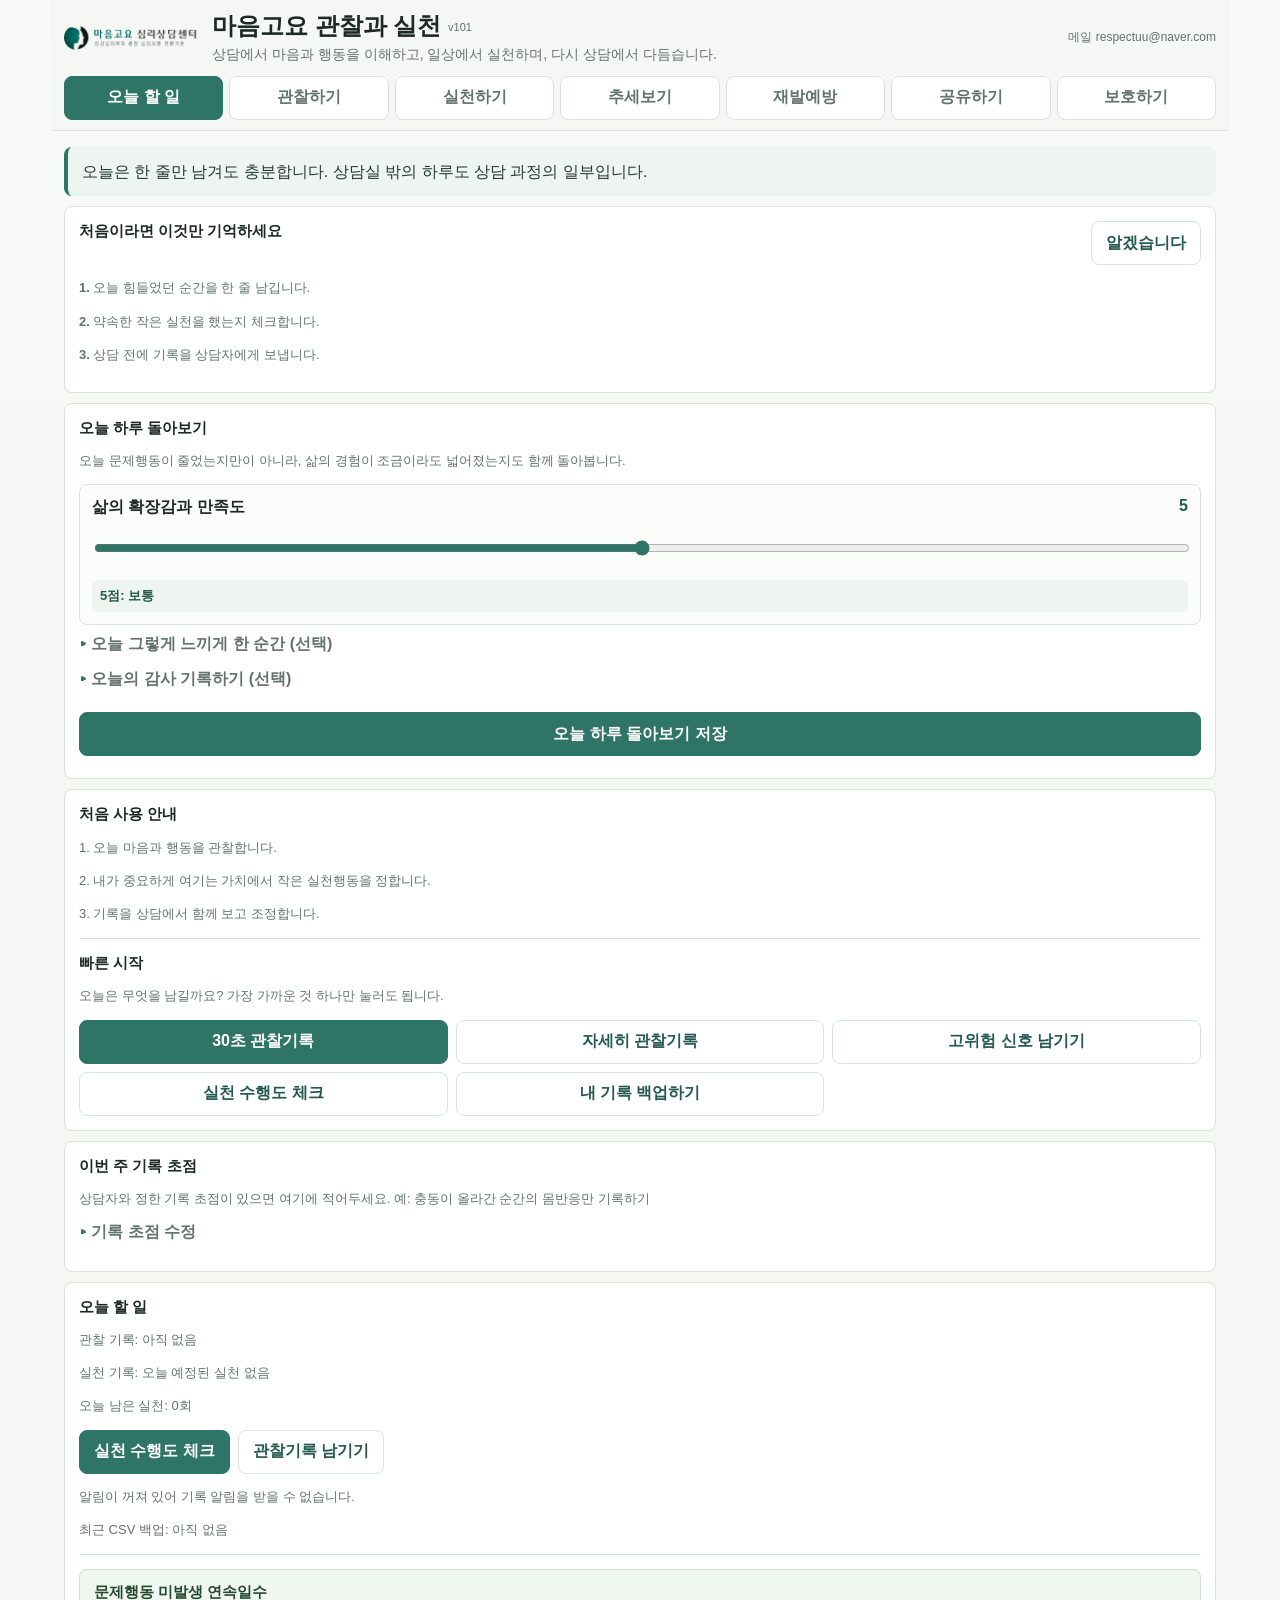
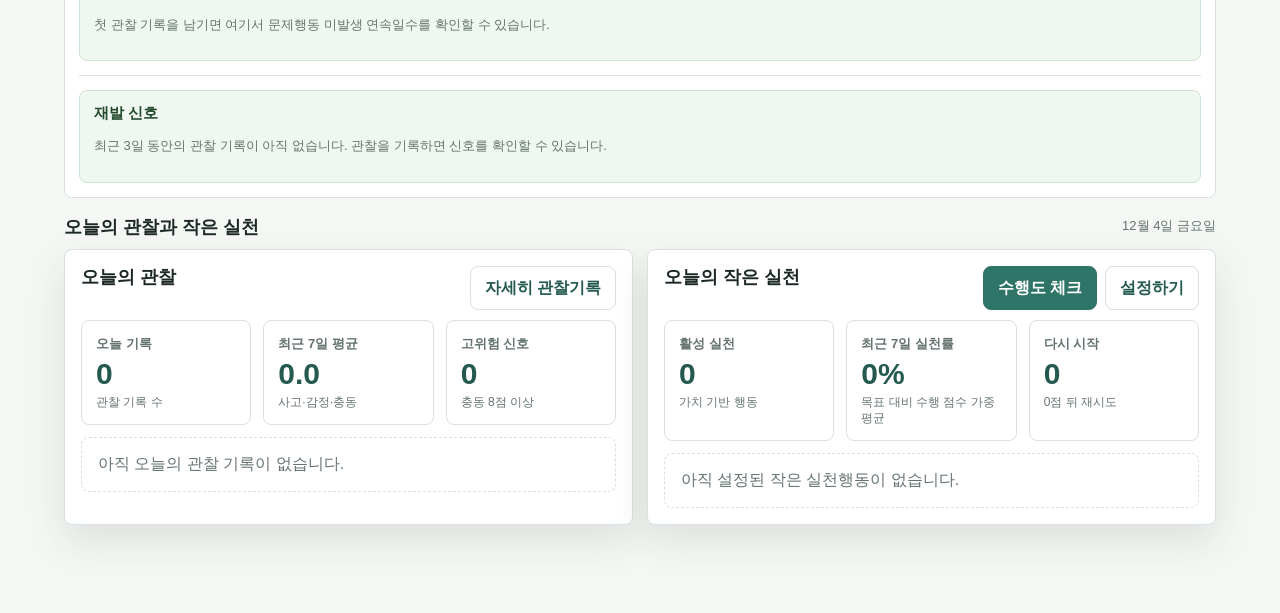
<file: maeumgoyo-observe-practice/index.html>
<!doctype html>
<html lang="ko">
<head>
  <meta charset="utf-8">
  <meta name="viewport" content="width=device-width, initial-scale=1, viewport-fit=cover">
  <meta name="theme-color" content="#2f7567">
  <meta name="apple-mobile-web-app-capable" content="yes">
  <meta name="apple-mobile-web-app-title" content="관찰과 실천">
  <link rel="manifest" href="./manifest.webmanifest">
  <link rel="apple-touch-icon" href="./app-icon-192.png">
  <title>마음고요 관찰과 실천</title>
  <link rel="stylesheet" href="./style.css">
</head>
<body>
  <div class="lock-screen" id="lockScreen">
    <div class="card lock-box">
      <h2>잠금 해제</h2>
      <p class="small">개인 치료 기록을 보호하기 위해 PIN을 입력하세요.</p>
      <input id="unlockPin" type="password" inputmode="numeric" placeholder="PIN 입력">
      <div style="height:10px"></div>
      <button class="solid-btn full" id="unlockButton">열기</button>
      <div style="height:8px"></div>
      <button class="danger-btn full" id="resetLockedApp" type="button">기록 삭제 후 잠금 초기화</button>
      <p class="small" id="unlockMessage"></p>
      <p class="small">PIN을 잊은 경우 보호를 위해 기록을 보존한 채 우회할 수 없습니다. 복구코드가 있으면 PIN 입력칸에 복구코드를 입력하세요.</p>
    </div>
  </div>

  <div class="app">
    <header class="topbar">
      <div class="brand-row">
        <div class="brand">
          <img src="./maeumgoyo_logo_large_subtitle.png" alt="마음고요 심리상담센터">
          <div class="brand-title">
            <h1>마음고요 관찰과 실천 <span class="app-version" id="appVersion"></span></h1>
            <p class="subtitle">상담에서 마음과 행동을 이해하고, 일상에서 실천하며, 다시 상담에서 다듬습니다.</p>
          </div>
        </div>
        <div class="contact">메일 respectuu@naver.com</div>
      </div>
      <nav class="tabs" aria-label="앱 메뉴">
        <button class="tab active" data-view="today">오늘 할 일</button>
        <button class="tab" data-view="observe">관찰하기</button>
        <button class="tab" data-view="practice">실천하기</button>
        <button class="tab" data-view="trend">추세보기</button>
        <button class="tab" data-view="relapse">재발예방</button>
        <button class="tab" data-view="share">공유하기</button>
        <button class="tab" data-view="protect">보호하기</button>
      </nav>
    </header>

    <main>
      <section class="view active" id="todayView">
        <div class="lead">
          오늘은 한 줄만 남겨도 충분합니다. 상담실 밖의 하루도 상담 과정의 일부입니다.
        </div>
        <div class="plain-card hidden" id="firstUseGuide" style="margin-top:10px;">
          <div class="section-head" style="margin-top:0">
            <h3>처음이라면 이것만 기억하세요</h3>
            <button class="ghost-btn" type="button" id="dismissFirstUseGuide">알겠습니다</button>
          </div>
          <p class="small"><strong>1.</strong> 오늘 힘들었던 순간을 한 줄 남깁니다.</p>
          <p class="small"><strong>2.</strong> 약속한 작은 실천을 했는지 체크합니다.</p>
          <p class="small"><strong>3.</strong> 상담 전에 기록을 상담자에게 보냅니다.</p>
        </div>
        <div class="plain-card" style="margin-top:10px;">
          <h3>오늘 하루 돌아보기</h3>
          <p class="small">오늘 문제행동이 줄었는지만이 아니라, 삶의 경험이 조금이라도 넓어졌는지도 함께 돌아봅니다.</p>
          <div class="slider-card">
            <div class="slider-top"><span>삶의 확장감과 만족도</span><span class="slider-value" id="expansionScoreValue">5</span></div>
            <input id="expansionScore" type="range" min="0" max="10" value="5" aria-label="삶의 확장감과 만족도">
            <div class="small score-help" id="expansionScoreHelp"></div>
          </div>
          <details class="form-row" id="expansionNoteDetails">
            <summary>오늘 그렇게 느끼게 한 순간 (선택)</summary>
            <div style="height:8px"></div>
            <textarea id="expansionNote" maxlength="160" placeholder="예: 저녁에 오랜만에 친구와 산책"></textarea>
          </details>
          <details class="form-row" id="gratitudeDetails">
            <summary>오늘의 감사 기록하기 (선택)</summary>
            <div style="height:8px"></div>
            <div class="small">감사한 일은 하루에 여러 번 기록할 수 있습니다. 적고 "추가"를 누르면 아래 목록에 쌓입니다.</div>
            <div style="height:6px"></div>
            <div class="form-row">
              <label for="gratitudeOthersInput">주변 사람에 대한 감사</label>
              <textarea id="gratitudeOthersInput" maxlength="160" placeholder="예: 친구가 먼저 연락해줘서 고마웠다"></textarea>
              <button class="ghost-btn" type="button" id="addGratitudeOthers" style="margin-top:6px;">추가</button>
              <div id="gratitudeOthersList" style="margin-top:8px;"></div>
            </div>
            <div class="form-row">
              <label for="gratitudeSelfInput">나 자신에 대한 감사</label>
              <textarea id="gratitudeSelfInput" maxlength="160" placeholder="예: 힘들었지만 끝까지 버텨낸 나에게 고맙다"></textarea>
              <button class="ghost-btn" type="button" id="addGratitudeSelf" style="margin-top:6px;">추가</button>
              <div id="gratitudeSelfList" style="margin-top:8px;"></div>
            </div>
          </details>
          <div style="height:8px"></div>
          <button class="solid-btn full" id="saveDailyCheckin" type="button">오늘 하루 돌아보기 저장</button>
          <div class="small" id="dailyCheckinStatus" style="margin-top:8px;"></div>
        </div>
        <div class="plain-card" style="margin-top:10px;">
          <h3>처음 사용 안내</h3>
          <p class="small">1. 오늘 마음과 행동을 관찰합니다.</p>
          <p class="small">2. 내가 중요하게 여기는 가치에서 작은 실천행동을 정합니다.</p>
          <p class="small">3. 기록을 상담에서 함께 보고 조정합니다.</p>
          <div class="card-divider"></div>
          <h3>빠른 시작</h3>
          <p class="small">오늘은 무엇을 남길까요? 가장 가까운 것 하나만 눌러도 됩니다.</p>
          <div class="quick-actions">
            <button class="solid-btn" type="button" id="quickObserve">30초 관찰기록</button>
            <button class="ghost-btn" type="button" data-jump="observe">자세히 관찰기록</button>
            <button class="ghost-btn" type="button" id="quickRisk">고위험 신호 남기기</button>
            <button class="ghost-btn" type="button" id="quickPracticeCheck">실천 수행도 체크</button>
            <button class="ghost-btn" type="button" id="quickBackup">내 기록 백업하기</button>
          </div>
        </div>
        <div class="plain-card" style="margin-top:10px;">
          <h3>이번 주 기록 초점</h3>
          <p class="small" id="weeklyFocusDisplay">상담자와 정한 기록 초점이 있으면 여기에 적어두세요.</p>
          <details class="form-row">
            <summary>기록 초점 수정</summary>
            <div style="height:8px"></div>
            <textarea id="weeklyFocusInput" maxlength="160" placeholder="예: 충동이 올라간 순간의 몸반응만 기록하기"></textarea>
            <div style="height:8px"></div>
            <button class="ghost-btn full" id="saveWeeklyFocus" type="button">기록 초점 저장</button>
          </details>
        </div>
        <div class="plain-card" style="margin-top:10px;">
          <div id="todayTaskSummary"></div>
          <div class="card-divider"></div>
          <div id="cleanStreakCard"></div>
          <div class="card-divider"></div>
          <div id="relapseStatusCard"></div>
        </div>
        <div class="section-head">
          <h2>오늘의 관찰과 작은 실천</h2>
          <span class="small" id="todayLabel"></span>
        </div>
        <div class="grid">
          <div class="card">
            <div class="section-head" style="margin-top:0">
              <h2>오늘의 관찰</h2>
              <button class="ghost-btn" data-jump="observe">자세히 관찰기록</button>
            </div>
            <div class="triple">
              <div class="plain-card metric">
                <div class="metric-label">오늘 기록</div>
                <div class="metric-value" id="todayObserveCount">0</div>
                <div class="metric-note">관찰 기록 수</div>
              </div>
              <div class="plain-card metric">
                <div class="metric-label">최근 7일 평균</div>
                <div class="metric-value" id="weekIntensity">0.0</div>
                <div class="metric-note">사고·감정·충동</div>
              </div>
              <div class="plain-card metric">
                <div class="metric-label">고위험 신호</div>
                <div class="metric-value" id="riskCount">0</div>
                <div class="metric-note">충동 8점 이상</div>
              </div>
            </div>
            <div style="height:12px"></div>
            <div id="todayObservations" class="list"></div>
          </div>

          <div class="card">
            <div class="section-head" style="margin-top:0">
              <h2>오늘의 작은 실천</h2>
              <div class="button-row">
                <button class="solid-btn" type="button" id="jumpTodayPractice">수행도 체크</button>
                <button class="ghost-btn" data-jump="practice">설정하기</button>
              </div>
            </div>
            <div class="triple">
              <div class="plain-card metric">
                <div class="metric-label">활성 실천</div>
                <div class="metric-value" id="activePracticeCount">0</div>
                <div class="metric-note">가치 기반 행동</div>
              </div>
              <div class="plain-card metric">
                <div class="metric-label">최근 7일 실천률</div>
                <div class="metric-value" id="practiceRate">0%</div>
                <div class="metric-note">목표 대비 수행 점수 가중 평균</div>
              </div>
              <div class="plain-card metric">
                <div class="metric-label">다시 시작</div>
                <div class="metric-value" id="restartDays">0</div>
                <div class="metric-note">0점 뒤 재시도</div>
              </div>
            </div>
            <div style="height:12px"></div>
            <div id="todayPracticeList" class="list"></div>
          </div>
        </div>
      </section>

      <section class="view" id="observeView">
        <div class="grid">
          <form class="card" id="observeForm">
            <input type="hidden" id="observeId">
            <h2>관찰 기록</h2>
            <p class="small">감정, 생각, 몸 반응, 충동과 문제 행동의 흐름을 기록합니다. 정직한 기록은 심판이 아니라 치료 자료입니다.</p>
            <div id="safetyCardTopAnchor"></div>
            <div class="wizard-nav">
              <div class="wizard-nav-top">
                <div class="wizard-step-title" id="observeStepTitle" aria-live="polite">1 · 경험한 문제와 상황</div>
                <button class="quick-save-btn" type="button" id="observeQuickSave">지금까지 저장</button>
              </div>
              <div class="wizard-dots" id="observeStepDots" aria-hidden="true">
                <div class="wizard-dot" data-dot="0"></div>
                <div class="wizard-dot" data-dot="1"></div>
                <div class="wizard-dot" data-dot="2"></div>
                <div class="wizard-dot" data-dot="3"></div>
              </div>
              <div class="wizard-step-label" id="observeStepLabel" aria-live="polite">1단계 / 4단계 · 30초면 충분합니다</div>
              <p class="small">1단계만 남겨도 저장할 수 있습니다. 나머지는 기억나는 만큼만 적어도 됩니다.</p>
            </div>
            <div class="section-block wizard-step" data-step="0">
              <div class="form-row">
                <label for="observeDate">날짜</label>
                <input id="observeDate" type="date" required>
              </div>
              <div class="form-row">
                <label><span class="q-number" aria-hidden="true">1</span>기록 시점</label>
                <div class="segmented" id="observeModeButtons">
                  <button type="button" data-value="오전">오전</button>
                  <button type="button" data-value="오후">오후</button>
                  <button type="button" data-value="저녁" class="active">저녁</button>
                  <button type="button" data-value="감정/충동 발생 시점">감정/충동 발생 시점</button>
                </div>
              </div>
              <div class="form-row">
                <label><span class="q-number" aria-hidden="true">2</span>지금 관찰·기록하려는 문제는 무엇인가요?</label>
                <div class="chip-row" id="behaviorChips"></div>
                <div style="height:8px"></div>
                <input id="behaviorCustom" maxlength="160" placeholder="직접 입력. 여러 개면 쉼표로 구분">
                <div class="small">도박이나 성(sex)을 선택해도 그것이 꼭 행동을 했다는 뜻은 아닙니다. 생각, 감정, 충동, 행동 중 무엇으로 경험되었는지는 아래에서 다시 고릅니다.</div>
              </div>
              <div class="form-row">
                <label><span class="q-number" aria-hidden="true">3</span>이 문제는 지금 어떤 영역에 가장 가깝나요?</label>
                <div class="chip-row" id="problemDomainChips"></div>
                <div class="small" id="problemAutofillGuide">선택한 문제에 따라 가까운 중심을 먼저 표시합니다. 지금 경험에 더 맞게 바꿔도 됩니다.</div>
              </div>
              <div class="form-row">
                <label for="situation"><span class="q-number" aria-hidden="true">4</span>이 문제가 발생한 구체적 상황?</label>
                <textarea id="situation" maxlength="600" placeholder="언제, 어디서, 누구와, 어떤 일이 있었나요? 그때 스트레스나 부정적 감정이 어떻게 시작되었나요?"></textarea>
              </div>
              <details class="form-row" id="triggerDetails">
                <summary>촉발 단서 추가하기 (선택)</summary>
                <div style="height:8px"></div>
                <div class="small">반복되는 장소·사람·시간대를 표시해두면, 추세보기에서 자주 나타나는 패턴을 확인할 수 있습니다.</div>
                <div style="height:6px"></div>
                <div class="small" style="font-weight:800;">장소</div>
                <div class="chip-row" id="triggerPlaceChips"></div>
                <div style="height:8px"></div>
                <div class="small" style="font-weight:800;">사람/상황</div>
                <div class="chip-row" id="triggerPeopleChips"></div>
                <div style="height:8px"></div>
                <div class="small" style="font-weight:800;">시간대</div>
                <div class="chip-row" id="triggerTimeChips"></div>
                <div style="height:8px"></div>
                <input id="triggerCustom" maxlength="160" placeholder="기타 촉발 단서. 여러 개면 쉼표로 구분">
              </details>
            </div>
            <div class="section-block wizard-step" data-step="1">
              <div class="form-row">
                <label for="thoughtText"><span class="q-number" aria-hidden="true">1</span>그때 든 생각</label>
                <textarea id="thoughtText" maxlength="600" placeholder="자동적으로 떠오른 생각을 한두 문장으로 적습니다."></textarea>
              </div>
              <details class="form-row" id="worryDetails">
                <summary>구체적으로 걱정되는 결과 기록하기 (선택)</summary>
                <div style="height:8px"></div>
                <div class="small">나중에 그 일이 실제로 어떻게 됐는지 돌아볼 수 있도록, 지금 걱정되는 구체적인 결과를 남겨두세요. 판단하지 않고 그냥 비교해보는 용도입니다.</div>
                <div style="height:8px"></div>
                <textarea id="worryText" maxlength="600" placeholder="예: 면접에서 완전히 얼어붙을 것 같다"></textarea>
                <div style="height:8px"></div>
                <div class="slider-card">
                  <div class="slider-top"><span>그 일이 일어날 것 같은 정도</span><span class="slider-value" id="predictedSeverityValue">5</span></div>
                  <input id="predictedSeverity" type="range" min="0" max="10" value="5" aria-label="그 일이 일어날 것 같은 정도">
                </div>
              </details>
              <div class="form-row">
                <label><span class="q-number" aria-hidden="true">2</span>그때 느낀 감정</label>
                <div class="chip-row" id="emotionChips"></div>
                <div style="height:8px"></div>
                <input id="emotionCustom" maxlength="10" placeholder="기타 감정 10자 이내">
              </div>
              <div class="form-row">
                <label><span class="q-number" aria-hidden="true">3</span>그때 느낀 몸 반응</label>
                <div class="chip-row" id="bodyChips"></div>
                <div style="height:8px"></div>
                <input id="bodyCustom" maxlength="10" placeholder="기타 몸 반응 10자 이내">
              </div>
            </div>
            <div class="section-block wizard-step" data-step="2">
              <div class="form-row">
                <div class="slider-card">
                  <div class="slider-top"><span><span class="q-number" aria-hidden="true">1</span>그때 든 생각의 강도</span><span class="slider-value" id="thoughtScoreValue">0</span></div>
                  <input id="thoughtScore" type="range" min="0" max="10" value="0" aria-label="그때 든 생각의 강도">
                  <div class="small score-help" id="thoughtScoreHelp"></div>
                </div>
                <div class="slider-card">
                  <div class="slider-top"><span><span class="q-number" aria-hidden="true">2</span>그때 느낀 감정의 강도</span><span class="slider-value" id="emotionScoreValue">0</span></div>
                  <input id="emotionScore" type="range" min="0" max="10" value="0" aria-label="그때 느낀 감정의 강도">
                  <div class="small score-help" id="emotionScoreHelp"></div>
                </div>
                <div class="slider-card">
                  <div class="slider-top"><span><span class="q-number" aria-hidden="true">3</span>문제행동 충동/갈망 (정점)</span><span class="slider-value" id="urgeScoreValue">0</span></div>
                  <input id="urgeScore" type="range" min="0" max="10" value="0" aria-label="문제행동 충동/갈망 정점">
                  <div class="small score-help" id="urgeScoreHelp"></div>
                </div>
                <div class="hidden" id="urgeCurveBox">
                  <p class="small">충동은 시간이 지나면 대개 저절로 가라앉습니다. 시작할 때, 가장 강했을 때, 지금(또는 끝났을 때)을 각각 남기면 그 흐름을 눈으로 확인할 수 있습니다.</p>
                  <div class="slider-card">
                    <div class="slider-top"><span>충동 · 처음 느꼈을 때</span><span class="slider-value" id="urgeInitialScoreValue">0</span></div>
                    <input id="urgeInitialScore" type="range" min="0" max="10" value="0" aria-label="충동 처음 느꼈을 때">
                    <div class="small score-help" id="urgeInitialScoreHelp"></div>
                  </div>
                  <div class="slider-card">
                    <div class="slider-top"><span>충동 · 지금(또는 끝났을 때)</span><span class="slider-value" id="urgeEndScoreValue">0</span></div>
                    <input id="urgeEndScore" type="range" min="0" max="10" value="0" aria-label="충동 지금 또는 끝났을 때">
                    <div class="small score-help" id="urgeEndScoreHelp"></div>
                  </div>
                </div>
                <div class="slider-card">
                  <div class="slider-top"><span><span class="q-number" aria-hidden="true">4</span>문제행동 활성화 수준</span><span class="slider-value" id="actionLevelValue">0</span></div>
                  <input id="actionLevel" type="range" min="0" max="5" value="0" aria-label="문제행동 활성화 수준">
                  <div class="small score-help" id="actionLevelHelp"></div>
                </div>
                <details class="form-row" id="avoidanceDetails">
                  <summary>오늘의 회피 신호 추가하기 (선택)</summary>
                  <div style="height:8px"></div>
                  <div class="small">문제행동과 별개로, 활동이 줄어들고 있다는 신호도 회복에 중요한 정보입니다.</div>
                  <div style="height:6px"></div>
                  <div class="chip-row" id="avoidanceChips"></div>
                  <div style="height:8px"></div>
                  <input id="avoidanceCustom" maxlength="160" placeholder="기타 회피 신호. 여러 개면 쉼표로 구분">
                </details>
              </div>
            </div>
            <div class="section-block wizard-step" data-step="3">
              <div class="form-row">
                <label for="coping"><span class="q-number" aria-hidden="true">1</span>대처행동</label>
                <textarea id="coping" maxlength="600" placeholder="문제행동을 대체하였던 행동: 현재 행동 멈추기, 한 걸음 뒤로 물러서기, 느린 호흡, 장소 바꾸기, 연락하기 등"></textarea>
              </div>
              <div class="form-row">
                <label><span class="q-number" aria-hidden="true">2</span>대처 후 도움 정도</label>
                <div class="slider-card">
                  <div class="slider-top"><span>도움 정도</span><span class="slider-value" id="copingScoreValue">0</span></div>
                  <input id="copingScore" type="range" min="0" max="10" value="0" aria-label="대처 후 도움 정도">
                </div>
              </div>
              <div class="form-row">
                <label for="insight"><span class="q-number" aria-hidden="true">3</span>이번 기록을 남기며 알게 된 점</label>
                <textarea id="insight" maxlength="800" placeholder="정답처럼 쓰지 않아도 됩니다. 감정, 생각, 충동, 대처 중 새롭게 보인 것을 한 줄만 적어도 충분합니다."></textarea>
              </div>
            </div>
            <div class="wizard-bottom-nav">
              <button class="ghost-btn" type="button" id="observeStepBack">이전</button>
              <button class="solid-btn full" type="button" id="observeStepNext">다음</button>
              <button class="solid-btn full hidden" type="submit" id="observeStepSave">관찰 저장</button>
            </div>
            <div class="safety-card" id="primarySafetyCard">
              <h3>고위험일 때 먼저 할 일</h3>
              <p class="small">1. 지금 있는 장소를 조금 더 안전한 곳으로 옮깁니다.</p>
              <p class="small">2. 10분만 행동을 늦추고, 물 한 컵이나 천천히 호흡을 먼저 합니다.</p>
              <p class="small">3. 혼자 버티기 어렵다면 아래 연락처로 바로 연락합니다.</p>
              <div id="safetyContactsInline" style="margin-top:8px;"></div>
            </div>
            <div class="safety-card hidden" id="riskFollowup">
              <h3>지금 확인할 안전 행동</h3>
              <label class="checkline"><input type="checkbox"> 조금 더 안전한 장소로 이동했습니다.</label>
              <label class="checkline"><input type="checkbox"> 10분만 늦추고 물 또는 호흡을 먼저 했습니다.</label>
              <label class="checkline"><input type="checkbox"> 아래 연락처 중 한 곳에 연락했거나, 연락할 곳을 확인했습니다.</label>
              <div id="safetyContactsInlineRisk" style="margin-top:8px;"></div>
            </div>
            <div class="hidden" id="relapseFollowup" style="margin-top:12px;"></div>
          </form>

          <div class="card">
            <h2>가치 안내</h2>
            <div class="lead">
              삶의 가치는 내가 길을 잃었을 때 다시 방향을 잡게 해주는 등대나 북극성과 같습니다. 목표는 도착점이고, 가치는 방향입니다.
            </div>
            <p class="small">기분이 흔들리고 문제 행동의 유혹이 강할 때도, 가치는 “나는 어느 쪽으로 한 걸음 가고 싶은가?”를 알려줍니다.</p>
            <div class="plain-card">
              <h3>가치에서 실천으로 이어지는 질문</h3>
              <p class="small">이 가치가 지금 내 삶에서 중요한 이유는 무엇인가요?</p>
              <p class="small">문제 행동은 내 삶을 어떤 방향으로 좁히고 있나요?</p>
              <p class="small">이 가치를 향해 내 경험을 조금 넓히는 행동은 무엇일까요?</p>
            </div>
            <div style="height:12px"></div>
            <h3>최근 관찰 기록</h3>
            <div id="observeList" class="list"></div>
          </div>
        </div>
      </section>

      <section class="view" id="practiceView">
        <div class="grid">
          <form class="card" id="practiceForm">
            <input type="hidden" id="practiceId">
            <h2>문제를 줄이는 것에서 멈추지 않고, 삶의 경험을 넓히는 작은 행동을 반복합니다.</h2>
            <p class="small">가치 기반 작은 실천행동은 평소의 자동반응, 회피, 충동이 좁혀놓은 삶에서 벗어나 내가 중요하게 여기는 방향으로 삶의 경험을 조금 넓히는 행동입니다.</p>
            <div class="wizard-nav">
              <div class="wizard-nav-top">
                <div class="wizard-step-title" id="practiceStepTitle" aria-live="polite">1 · 가치와 실천행동</div>
              </div>
              <div class="wizard-dots" id="practiceStepDots" aria-hidden="true">
                <div class="wizard-dot" data-dot="0"></div>
                <div class="wizard-dot" data-dot="1"></div>
                <div class="wizard-dot" data-dot="2"></div>
              </div>
              <div class="wizard-step-label" id="practiceStepLabel" aria-live="polite">1단계 / 3단계 · 무엇을, 어떤 가치로</div>
            </div>
            <div class="section-block wizard-step" data-step="0">
              <div class="form-row">
                <label><span class="q-number" aria-hidden="true">1</span>추구하는 삶의 가치</label>
                <p class="small">가치는 반드시 이뤄야 할 목표가 아니라, 걸어가고 싶은 방향입니다. "건강"이라는 가치는 "헬스장 등록"이라는 목표가 아니라, 몸을 돌보는 쪽으로 계속 걸어가고 싶은 마음입니다.</p>
                <div class="chip-row" id="practiceValueChips"></div>
                <div style="height:8px"></div>
                <input id="practiceValueCustom" maxlength="40" placeholder="직접 입력">
                <div id="practiceValueGuide" style="margin-top:10px;"></div>
              </div>
              <div class="form-row">
                <label for="practiceName"><span class="q-number" aria-hidden="true">2</span>가치와 연결된 작은 실천행동</label>
                <textarea id="practiceName" maxlength="160" placeholder="언제, 어디서, 무엇을 할지 작게 적습니다."></textarea>
              </div>
              <div class="form-row">
                <label for="practiceReason">이 행동이 내 삶의 경험을 넓혀주는 이유(선택)</label>
                <textarea id="practiceReason" maxlength="600" placeholder="문제 행동이 좁힌 삶에서 어느 방향으로 한 걸음 넓어지나요?"></textarea>
              </div>
            </div>
            <div class="section-block wizard-step" data-step="1">
              <div class="form-row">
                <label><span class="q-number" aria-hidden="true">1</span>실천행동의 매주 빈도</label>
                <select id="frequency">
                  <option value="daily">매일</option>
                  <option value="custom">맞춤 요일</option>
                </select>
                <div class="small">맞춤 요일은 매주 초에 계획을 검토하고 필요하면 수정할 수 있습니다.</div>
              </div>
              <div class="form-row" id="customDaysRow" style="display:none">
                <label>맞춤 요일</label>
                <div class="chip-row" id="weekdayChips"></div>
              </div>
              <div class="form-row">
                <label for="targetCount"><span class="q-number" aria-hidden="true">2</span>하루 횟수</label>
                <input id="targetCount" type="number" min="1" max="12" value="1">
                <div class="small">예: 운동을 하루 2번 하기로 약속했다면 2를 입력합니다. 통계는 하루 기록의 평균 수행도로 계산합니다.</div>
              </div>
              <div class="form-row">
                <label for="reminderMode"><span class="q-number" aria-hidden="true">3</span>알림 방식</label>
                <select id="reminderMode">
                  <option value="morning">실천 예정일 오전 8시 알림</option>
                  <option value="times">실천 예정일의 지정 시간 알림</option>
                  <option value="none">알림 사용 안 함</option>
                </select>
              </div>
              <div class="form-row" id="reminderTimesRow" style="display:none">
                <label for="reminderTimes">알림 시간</label>
                <input id="reminderTimes" maxlength="48" placeholder="예: 08:00, 20:00">
                <div class="small">선택한 실천 예정일에만 알림이 울립니다. 하루 여러 번 실천한다면 시간도 여러 개 입력할 수 있습니다.</div>
              </div>
              <div class="form-row">
                <button class="ghost-btn full" id="requestNotification" type="button">알림 권한 요청</button>
                <div class="small">알림은 스마트폰/브라우저 정책에 따라 앱이 열려 있거나 백그라운드에 남아 있을 때 가장 안정적으로 작동합니다.</div>
              </div>
            </div>
            <div class="section-block wizard-step" data-step="2">
              <div class="form-row">
                <label for="practiceStart"><span class="q-number" aria-hidden="true">1</span>실천행동 시작일</label>
                <input id="practiceStart" type="date">
              </div>
              <div class="form-row">
                <label for="barriers">예상 방해요인(선택)</label>
                <textarea id="barriers" maxlength="600" placeholder="피곤함, 불안, 갈망, 혼자 있음, 스마트폰 등"></textarea>
              </div>
              <div class="form-row">
                <label for="smallVersion">30% 버전의 최소 행동(선택)</label>
                <textarea id="smallVersion" maxlength="160" placeholder="실천이 어려운 날에도 가능한 가장 작은 버전"></textarea>
                <div class="small">선택 사항이지만, 미리 정해두면 컨디션이 안 좋은 날에도 이어가기 쉬워집니다.</div>
              </div>
            </div>
            <div class="plain-card wizard-step" data-step="2">
              <h3>좋은 실천행동 점검</h3>
              <p class="small">너무 큰 실천은 오래가기 어렵습니다. 기분이 좋지 않은 날에도 가능한 크기로 줄여보세요.</p>
              <p class="small">5분 안에 시작할 수 있나요?</p>
              <p class="small">기분이 좋지 않은 날에도 30% 버전으로 할 수 있나요?</p>
              <p class="small">문제 행동이 끌고 가는 방향과 조금 다른 방향인가요?</p>
            </div>
            <div style="height:12px"></div>
            <div class="wizard-bottom-nav">
              <button class="ghost-btn" type="button" id="practiceStepBack">이전</button>
              <button class="solid-btn full" type="button" id="practiceStepNext">다음</button>
              <button class="solid-btn full hidden" type="submit" id="practiceStepSave">실천행동 저장</button>
            </div>
          </form>

          <div class="card">
            <div class="section-head" style="margin-top:0">
              <h2>오늘 실천 수행도 기록</h2>
              <button class="ghost-btn" id="clearPracticeForm" type="button">새 실천</button>
            </div>
            <p class="small">설정한 행동을 오늘 실제로 어느 정도 했는지 0~10점으로 기록합니다.</p>
            <div class="plain-card">
              <h3>수행도 기준</h3>
              <p class="small">0점: 전혀 하지 못함 · 3점: 30% 버전만 시도함 · 5점: 일부 수행함</p>
              <p class="small">7점: 대부분 수행함 · 10점: 계획한 대로 수행함</p>
            </div>
            <div style="height:10px"></div>
            <div id="practiceLogList" class="list"></div>
            <div class="section-head">
              <h2>설정된 실천행동</h2>
            </div>
            <div id="practiceList" class="list"></div>
          </div>
        </div>
      </section>

      <section class="view" id="trendView">
        <div class="form-row">
          <label>추세 기간</label>
          <div class="segmented" id="trendRangeButtons">
            <button type="button" data-days="7">최근 7일</button>
            <button type="button" data-days="14" class="active">최근 14일</button>
            <button type="button" data-days="28">최근 4주</button>
            <button type="button" data-days="all">전체</button>
          </div>
        </div>
        <div class="lead">
          추세보기는 진단이나 평가가 아니라, 내가 요즘 어떤 흐름 속에 있는지 가볍게 확인하는 화면입니다. 자세한 분석은 상담 시간에 함께 다룹니다.
        </div>
        <div class="grid">
          <div class="card">
            <h2>이번 기간 한눈에 보기</h2>
            <div id="trendSimpleSummary"></div>
          </div>
          <div class="card">
            <h2>마음 흐름</h2>
            <p class="small">감정과 충동이 높고 낮았던 흐름만 간단히 봅니다.</p>
            <div id="trendSimpleMind"></div>
          </div>
          <div class="card">
            <h2>삶의 경험 확장</h2>
            <p class="small">문제가 줄었는지만이 아니라 삶의 경험이 조금이라도 넓어졌는지 확인합니다.</p>
            <div id="trendSimpleExpansion"></div>
          </div>
          <div class="card">
            <h2>작은 실천</h2>
            <p class="small">완벽하게 했는지보다 다시 시도하고 이어가는 흐름을 봅니다.</p>
            <div id="trendSimplePractice"></div>
          </div>
          <div class="card">
            <h2>상담에서 함께 볼 질문</h2>
            <div id="trendSimpleQuestions"></div>
          </div>
        </div>
      </section>

      <section class="view" id="relapseView">
        <div class="lead">
          재발은 대개 한 순간에 일어나지 않습니다. 정서적 재발 → 인지적 재발 → 행동적 재발 순서로 조용히 진행되는 경우가 많고, 처음 두 단계가 겹쳐서 함께 나타나기도 합니다. 이 화면은 진단이나 예측이 아니라, 신호를 먼저 알아차리고 스스로 조치할 기회를 드리기 위한 것입니다.
        </div>
        <div class="plain-card" id="relapseRiskBars" style="margin-top:10px;"></div>
        <div id="relapseStatusFull" style="margin-top:10px;"></div>

        <div class="section-head">
          <h2>1단계 · 정서적 재발이 의심될 때</h2>
        </div>
        <p class="small">불안감, 짜증, 지루함, 분노 같은 불편한 감정이 평소보다 높아지고 잘 가라앉지 않거나, 대처가 잘 안 통하고, 자기관리(수면·식사·연락)가 조금씩 무너지는 시기입니다. 아직 문제 행동을 생각하고 있지 않아도, 회복의 기반이 조용히 흔들릴 수 있는 단계입니다.</p>
        <div id="stage1TechniqueList"></div>

        <div class="section-head">
          <h2>2단계 · 인지적 재발이 의심될 때</h2>
        </div>
        <p class="small">문제 행동에 대한 생각이 강해지고, "한 번쯤은 괜찮지 않을까" 하는 생각이 떠오르기 시작하는 단계입니다. 이 시기에 사용할 수 있는 DBT 고통감내 기술과 충동 지연 기법입니다.</p>
        <div id="stage2TechniqueList"></div>

        <div class="plain-card" style="margin-top:14px;">
          <h3>STOP 기법 자세히 보기</h3>
          <p class="small">감정에 압도되거나 충동적으로 반응하려는 순간임을 알아차렸을 때 순서대로 따라가는 4단계입니다.</p>
          <div id="stopStepList"></div>
        </div>

        <div class="plain-card" style="margin-top:12px;">
          <h3>TIPP 기법 자세히 보기</h3>
          <p class="small">위기 상황이나 압도적인 정서적 고통이 있을 때 1차적으로 사용하는 응급 기법입니다. 장기적인 해결책이 아니라, 지금의 강렬한 감정을 빠르게 낮춰 다시 생각할 수 있는 상태로 돌아오기 위한 도구입니다.</p>
          <div id="tippStepList"></div>
          <p class="small" style="margin-top:8px;">⚠ 심박수나 혈압에 영향을 줄 수 있는 의학적 문제가 있다면 온도 변화(T) 단계는 생략하거나 담당 의료진과 먼저 상의하세요.</p>
        </div>

        <div class="section-head">
          <h2>3단계 · 문제 행동을 실수로 했다면</h2>
        </div>
        <p class="small">한두 번의 문제 행동은 회복 여정의 실패가 아니라, 다시 조정할 수 있는 신호입니다. 중요한 것은 숨기지 않고 빨리 도움을 구하는 것입니다.</p>
        <div id="stage3TechniqueList"></div>
        <div class="safety-card" style="margin-top:10px;">
          <h3>지금 연락하기</h3>
          <div id="safetyContactsInlineRelapse"></div>
        </div>

        <details class="plain-card" style="margin-top:14px;">
          <summary style="cursor:pointer; font-weight:800;">이 신호는 어떻게 계산되나요?</summary>
          <div style="height:8px"></div>
          <p class="small">최근 3일 관찰 기록의 감정·생각·충동·대처 점수 평균과, 문제행동 활성화 수준이 1점이라도 기록되었는지를 함께 봅니다. 정서적 재발 신호는 그때 느낀 감정의 강도 평균이나 반복 횟수, 감정 점수의 기복(표준편차), 또는 대처 후 도움 정도가 낮게 유지되거나 이전 구간보다 나빠지는 추세를 기준으로 합니다. 인지적 재발 신호는 그때 든 생각의 강도와 충동 점수를 기준으로 합니다. 이 기준은 참고용이며, 상담에서 담당 상담자와 함께 조정할 수 있습니다.</p>
        </details>
      </section>

      <section class="view" id="shareView">
        <div class="grid">
          <div class="card">
            <h2>상담자에게 기록 전달</h2>
            <p class="small">상담자가 생활자료를 치료적으로 분석할 수 있도록 기록 파일을 저장하거나 보냅니다.</p>
            <div class="lead">
              기록 파일에는 상담에서 연쇄고리를 함께 이해하기 위한 상황, 생각, 감정, 몸반응, 충동, 문제행동 활성화 수준, 대처와 실천 기록이 포함됩니다.
            </div>
            <div style="height:10px"></div>
            <div class="plain-card">
              <h3>가족 노출 예방 안내</h3>
              <p class="small">정직한 개인기록은 상담에서 다루는 자료입니다. 가족이나 배우자에게는 원자료 CSV가 아니라 상담자와 상의한 회복 요약만 보여주는 것이 좋습니다.</p>
              <p class="small">원하지 않는 화면 노출은 PIN 잠금, 별칭 사용, 앱을 바로 잠그는 기능으로 줄일 수 있습니다.</p>
            </div>
            <div class="form-row">
              <label>공유 범위</label>
              <div class="segmented" id="rangeButtons">
                <button type="button" data-days="7" class="active">1주</button>
                <button type="button" data-days="14">2주</button>
                <button type="button" data-days="28">4주</button>
                <button type="button" data-days="all">전체</button>
              </div>
            </div>
            <div class="form-row">
              <label>미리보기 모드</label>
              <div class="segmented" id="shareModeButtons">
                <button type="button" data-mode="counselorDetail" class="active">상담자 상세</button>
                <button type="button" data-mode="counselorSummary">상담자 요약</button>
                <button type="button" data-mode="family">가족 회복요약</button>
              </div>
            </div>
            <div class="plain-card">
              <h3>기록 파일 저장/공유 기준</h3>
              <p class="small">상담자에게 보내는 기록 파일은 미리보기 모드와 무관하게 상담자 치료자료 전체본으로 만들어집니다.</p>
              <p class="small">파일 형식은 상담자 분석 앱에서 읽을 수 있는 CSV입니다.</p>
              <p class="small">가족 회복요약은 화면에서 내용을 조절해 보여주기 위한 미리보기입니다.</p>
            </div>
            <div class="button-row">
              <button class="solid-btn" id="buildPreview" type="button">공유 미리보기</button>
              <button class="ghost-btn" id="downloadCsv" type="button">내 기록 저장하기</button>
              <button class="ghost-btn" id="verifyCsv" type="button">상담자용 파일 점검</button>
            </div>
            <div style="height:10px"></div>
            <button class="ghost-btn full" id="downloadFullBackup" type="button">숨긴 기록 포함 전체 백업 저장</button>
            <p class="small">전체 백업은 선택한 공유 기간과 무관하게 모든 기록과 보관 상태를 저장합니다.</p>
            <div style="height:12px"></div>
            <div class="form-row">
              <label>메일로 보내기</label>
              <div class="small">파일이 자동으로 첨부된 채로 공유 메뉴가 열립니다. 원하는 메일 앱(네이버 메일, Gmail, Outlook 등)을 골라 보내세요. 받는 사람 주소는 메시지 맨 앞에 적혀 있으니 복사해서 "받는사람" 칸에 붙여넣어 주세요.</div>
              <button class="solid-btn full" id="shareFile" type="button" style="margin-top:8px;">메일/공유 앱으로 보내기 (파일 자동 첨부)</button>
              <details class="form-row" style="margin-top:10px;">
                <summary>파일이 자동 첨부되지 않을 때 (직접 첨부 필요)</summary>
                <div style="height:8px"></div>
                <div class="small">아래 버튼들은 받는사람·제목·본문은 자동으로 채워지지만, 파일은 자동 첨부되지 않아 CSV를 직접 첨부해야 합니다. 위 버튼이 기기에서 지원되지 않을 때만 사용하세요.</div>
                <div class="button-row" style="margin-top:8px;">
                  <button class="ghost-btn" id="shareNaver" type="button">네이버 메일로 보내기</button>
                  <button class="ghost-btn" id="shareGmail" type="button">Gmail로 보내기</button>
                  <button class="ghost-btn" id="shareOutlook" type="button">Outlook으로 보내기</button>
                </div>
              </details>
            </div>
            <p class="small" id="shareInfo"></p>
          </div>
          <div class="card">
            <h2>미리보기</h2>
            <div id="sharePreview" class="summary-box"></div>
          </div>
          <div class="card">
            <h2>이전 기록 불러오기</h2>
            <p class="small">이 앱에서 저장한 기록 파일을 다시 불러옵니다. 같은 기기나 새 기기에서 기록을 옮길 때 사용할 수 있습니다.</p>
            <input class="file-input" id="importFile" type="file" accept=".csv,text/csv">
            <div style="height:10px"></div>
            <button class="ghost-btn full" id="importCsv" type="button">이전 기록 불러오기</button>
            <p class="small" id="importInfo"></p>
          </div>
        </div>
      </section>

      <section class="view" id="protectView">
        <div class="grid">
          <div class="card">
            <h2>나의 안전계획</h2>
            <p class="small">위기 상황에서 바로 연락할 수 있도록 미리 준비해두는 곳입니다. 여기 저장한 연락처는 고위험 신호가 감지될 때 관찰 화면에도 함께 표시됩니다.</p>
            <div class="plain-card">
              <h3>즉시 연락 가능한 위기 상담 (전국, 24시간)</h3>
              <p class="small">자살예방상담전화 <a href="tel:1393">1393</a></p>
              <p class="small">정신건강 위기상담전화 <a href="tel:15770199">1577-0199</a></p>
              <p class="small">생명이 위급한 응급 상황이면 <a href="tel:119">119</a></p>
            </div>
            <div style="height:12px"></div>
            <h3>나의 비상 연락처 (선택)</h3>
            <div class="form-row">
              <label for="safetyContact1Name">연락처 1 이름</label>
              <input id="safetyContact1Name" maxlength="20" placeholder="예: 언니, 담당 상담사">
            </div>
            <div class="form-row">
              <label for="safetyContact1Phone">연락처 1 전화번호</label>
              <input id="safetyContact1Phone" type="tel" maxlength="20" placeholder="010-0000-0000">
            </div>
            <div class="form-row">
              <label for="safetyContact2Name">연락처 2 이름 (선택)</label>
              <input id="safetyContact2Name" maxlength="20" placeholder="선택 입력">
            </div>
            <div class="form-row">
              <label for="safetyContact2Phone">연락처 2 전화번호 (선택)</label>
              <input id="safetyContact2Phone" type="tel" maxlength="20" placeholder="선택 입력">
            </div>
            <button class="solid-btn full" id="saveSafetyContacts" type="button">비상 연락처 저장</button>
          </div>
          <div class="card">
            <h2>보호설정</h2>
            <p class="small">정직한 기록이 가능하려면 기록이 안전하다고 느껴져야 합니다. 이 기능은 강한 보안 시스템은 아니지만, 일상적인 노출을 줄이는 데 도움을 줍니다.</p>
            <div class="form-row">
              <label for="pinInput">PIN 설정 또는 변경</label>
              <input id="pinInput" type="password" inputmode="numeric" maxlength="32" placeholder="4자리 이상">
            </div>
            <button class="solid-btn full" id="savePin" type="button">PIN 저장</button>
            <p class="small" id="recoveryInfo"></p>
            <div style="height:10px"></div>
            <button class="ghost-btn full" id="lockNow" type="button">지금 잠그기</button>
            <div style="height:10px"></div>
            <button class="ghost-btn full" id="updateApp" type="button">앱 업데이트 새로 적용</button>
            <div style="height:10px"></div>
            <div class="form-row">
              <label for="noRecordReminderTime">미기록 알림 시간</label>
              <input id="noRecordReminderTime" type="time" value="20:00">
              <div class="small">하루 동안 관찰 기록과 실천 기록이 모두 없을 때 이 시간에 한 번 알림을 보냅니다. 비워두면 기본값 20:00으로 작동합니다.</div>
            </div>
            <button class="ghost-btn full" id="saveNoRecordReminderTime" type="button">미기록 알림 시간 저장</button>
            <p class="small">알림 문구는 중립적으로 유지하세요. 예: “오늘의 관찰과 실천을 기록할 시간입니다.”</p>
            <p class="small">알림은 앱 설치 상태, 브라우저, 스마트폰 설정에 따라 작동이 제한될 수 있습니다.</p>
            <div style="height:14px"></div>
            <div class="plain-card">
              <h3>숨긴 기록</h3>
              <p class="small" id="hiddenRecordInfo">숨긴 기록이 없습니다.</p>
              <button class="ghost-btn full" id="restoreHiddenRecords" type="button">숨긴 기록 모두 복원</button>
            </div>
          </div>
          <div class="card">
            <h2>내담자 별칭 (CSV용)</h2>
            <p class="small">CSV의 client_alias 항목에 저장될 이름입니다. 실제 이름 대신 상담에서 함께 정한 별칭을 사용하면, 파일이 잘못 전달되어도 신원이 바로 드러나지 않습니다.</p>
            <div class="form-row">
              <label for="clientAliasInput">내담자 별칭</label>
              <input id="clientAliasInput" maxlength="40" placeholder="예: 내담자A, 초록나무">
            </div>
            <button class="ghost-btn full" id="saveClientAlias" type="button">내담자 별칭 저장</button>
          </div>
          <div class="card">
            <h2>안전한 언어 설정 (화면 표시용)</h2>
            <p class="small">경험한 문제 항목은 원래 이름 그대로 자유롭게 선택할 수 있습니다. 다만 화면에 그 단어가 그대로 보이는 것이 부담스럽다면, 항목별로 별칭을 지정해 화면에는 별칭만 보이도록 할 수 있습니다. CSV로 상담자에게 전달되는 실제 자료는 항목 이름이 그대로 유지되어 분석에는 영향이 없습니다.</p>
            <div class="form-row">
              <label for="aliasTarget">별칭을 적용할 항목</label>
              <select id="aliasTarget"></select>
            </div>
            <div class="form-row">
              <label for="aliasInput">화면에 표시할 별칭</label>
              <input id="aliasInput" maxlength="40" placeholder="예: A행동, 자동반응, 관계 위험 신호">
            </div>
            <div class="button-row">
              <button class="ghost-btn" id="saveAlias" type="button">별칭 저장</button>
              <button class="ghost-btn" id="clearAlias" type="button">이 항목 별칭 해제</button>
            </div>
            <div id="aliasList" class="small" style="margin-top:10px"></div>
            <div style="height:12px"></div>
            <div class="lead">
              가족이나 배우자에게 모든 원자료를 공개하는 것이 항상 치료적인 것은 아닙니다. 정직한 개인기록은 상담에서 다루고, 가족에게는 회복 노력과 변화 과정이 전달되도록 공유 범위를 조정할 수 있습니다.
            </div>
          </div>
        </div>
      </section>
    </main>
  </div>
  <div class="toast" id="toast"></div>

  <script src="./app.js" defer></script>
</body>
</html>
</file>
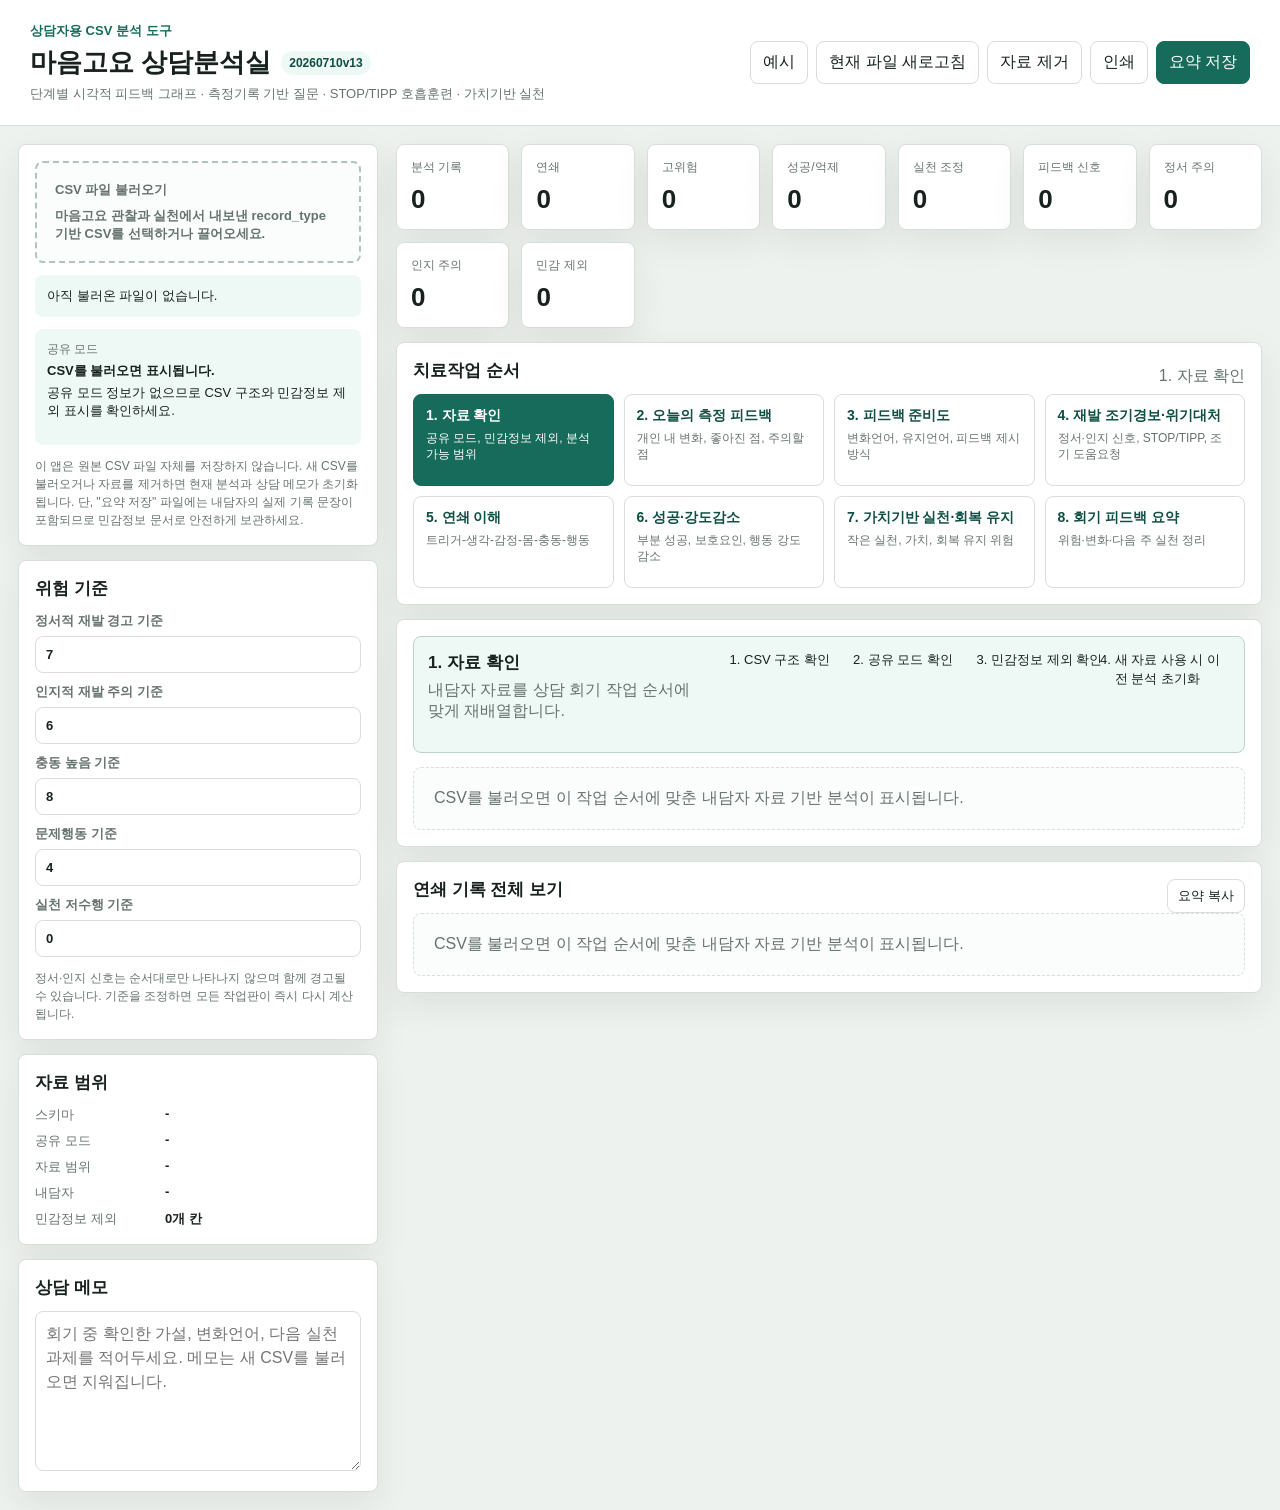
<file: maumgoyo-counselor-lab/index.html>
<!doctype html>
<html lang="ko">
<head>
  <meta charset="utf-8">
  <meta name="viewport" content="width=device-width, initial-scale=1">
  <title>마음고요 상담분석실 20260710v13</title>
  <link rel="stylesheet" href="styles-20260710-v11.css?v=20260710v13">
</head>
<body>
  <header class="app-header">
    <div>
      <p class="eyebrow">상담자용 CSV 분석 도구</p>
      <h1>마음고요 상담분석실 <span class="version-badge">20260710v13</span></h1>
      <p class="version-note">단계별 시각적 피드백 그래프 · 측정기록 기반 질문 · STOP/TIPP 호흡훈련 · 가치기반 실천</p>
    </div>
    <div class="header-actions">
      <button id="sampleBtn" class="secondary" type="button">예시</button>
      <button id="refreshBtn" class="secondary" type="button">현재 파일 새로고침</button>
      <button id="resetBtn" class="secondary" type="button">자료 제거</button>
      <button id="printBtn" class="secondary" type="button">인쇄</button>
      <button id="exportBtn" class="primary" type="button">요약 저장</button>
    </div>
  </header>

  <main class="app-shell">
    <aside class="sidebar">
      <section class="panel">
        <label class="drop-zone" for="csvInput" id="dropZone">
          <strong>CSV 파일 불러오기</strong>
          <span>마음고요 관찰과 실천에서 내보낸 record_type 기반 CSV를 선택하거나 끌어오세요.</span>
          <input id="csvInput" type="file" accept=".csv,text/csv">
        </label>
        <div id="fileMeta" class="file-meta">아직 불러온 파일이 없습니다.</div>
        <div id="importStatus" class="import-status" role="status" aria-live="polite" hidden></div>
        <div id="shareModeInfo" class="share-mode-card">
          <span>공유 모드</span>
          <strong>CSV를 불러오면 표시됩니다.</strong>
          <p>상담자용 상세, 상담자용 요약, 가족회복용 여부와 민감정보 제외 가능성을 확인합니다.</p>
        </div>
        <p class="privacy-note">이 앱은 원본 CSV 파일 자체를 저장하지 않습니다. 새 CSV를 불러오거나 자료를 제거하면 현재 분석과 상담 메모가 초기화됩니다. 단, "요약 저장" 파일에는 내담자의 실제 기록 문장이 포함되므로 민감정보 문서로 안전하게 보관하세요.</p>
      </section>

      <section class="panel">
        <h2>위험 기준</h2>
        <label>정서적 재발 경고 기준 <input id="emotionThreshold" type="number" min="0" max="10" step="1" value="7"></label>
        <label>인지적 재발 주의 기준 <input id="cognitiveUrgeThreshold" type="number" min="0" max="10" step="1" value="6"></label>
        <label>충동 높음 기준 <input id="urgeThreshold" type="number" min="0" max="10" step="1" value="8"></label>
        <label>문제행동 기준 <input id="actionThreshold" type="number" min="0" max="5" step="1" value="4"></label>
        <label>실천 저수행 기준 <input id="practiceThreshold" type="number" min="0" max="10" step="1" value="0"></label>
        <p class="privacy-note">정서·인지 신호는 순서대로만 나타나지 않으며 함께 경고될 수 있습니다. 기준을 조정하면 모든 작업판이 즉시 다시 계산됩니다.</p>
      </section>

      <section class="panel">
        <h2>자료 범위</h2>
        <dl id="schemaInfo" class="info-list"></dl>
      </section>

      <section class="panel">
        <h2>상담 메모</h2>
        <textarea id="notes" placeholder="회기 중 확인한 가설, 변화언어, 다음 실천과제를 적어두세요. 메모는 새 CSV를 불러오면 지워집니다."></textarea>
      </section>
    </aside>

    <section class="workspace">
      <section id="metrics" class="metric-grid"></section>

      <section class="panel workflow-panel">
        <div class="panel-heading">
          <h2>치료작업 순서</h2>
          <span id="activeStepLabel" class="muted">자료 확인</span>
        </div>
        <nav id="therapyMenu" class="therapy-menu" aria-label="치료작업 메뉴"></nav>
      </section>

      <section class="panel workbench-panel">
        <div id="therapyView" class="therapy-view"></div>
      </section>

      <section class="panel">
        <div class="panel-heading">
          <h2>연쇄 기록 전체 보기</h2>
          <button id="copySummaryBtn" class="secondary small" type="button">요약 복사</button>
        </div>
        <div id="chainList" class="chain-list"></div>
      </section>
    </section>
  </main>

  <script src="app-20260710-v11.js?v=20260710v13"></script>
</body>
</html>
</file>
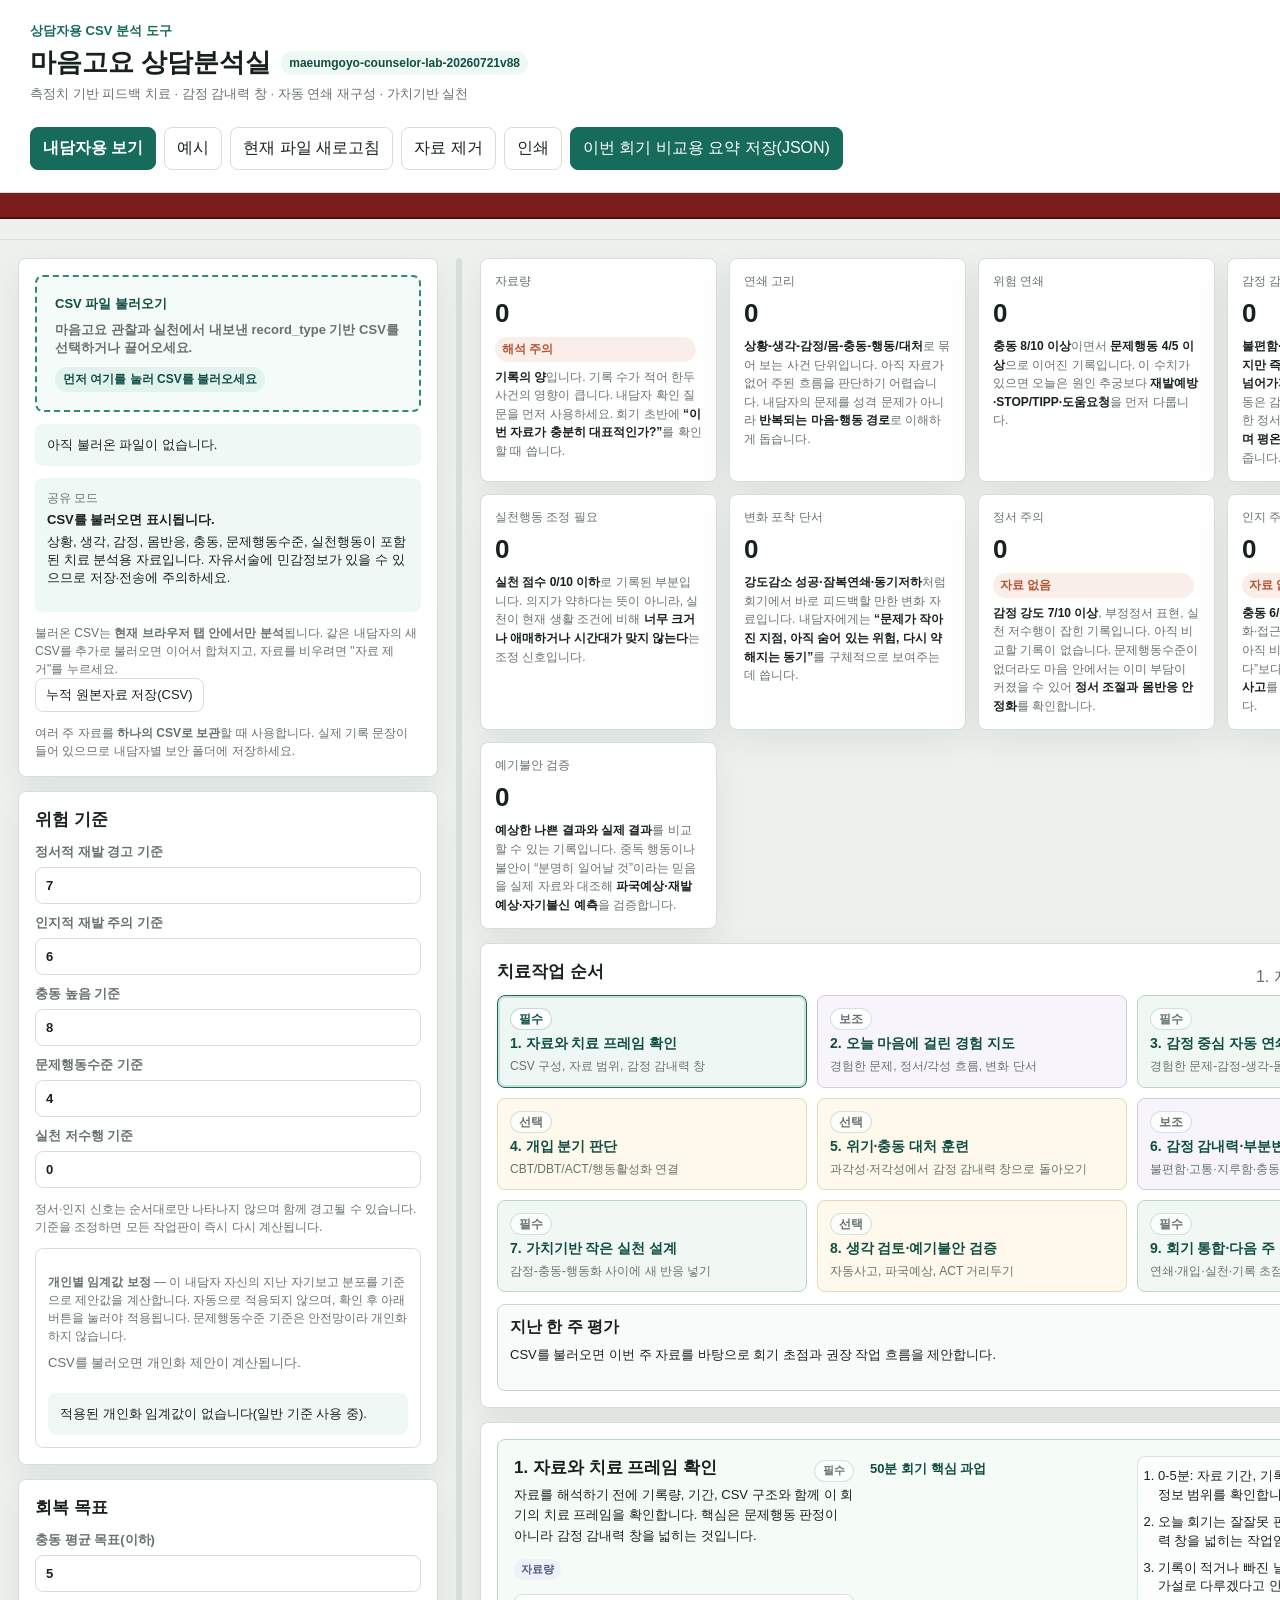
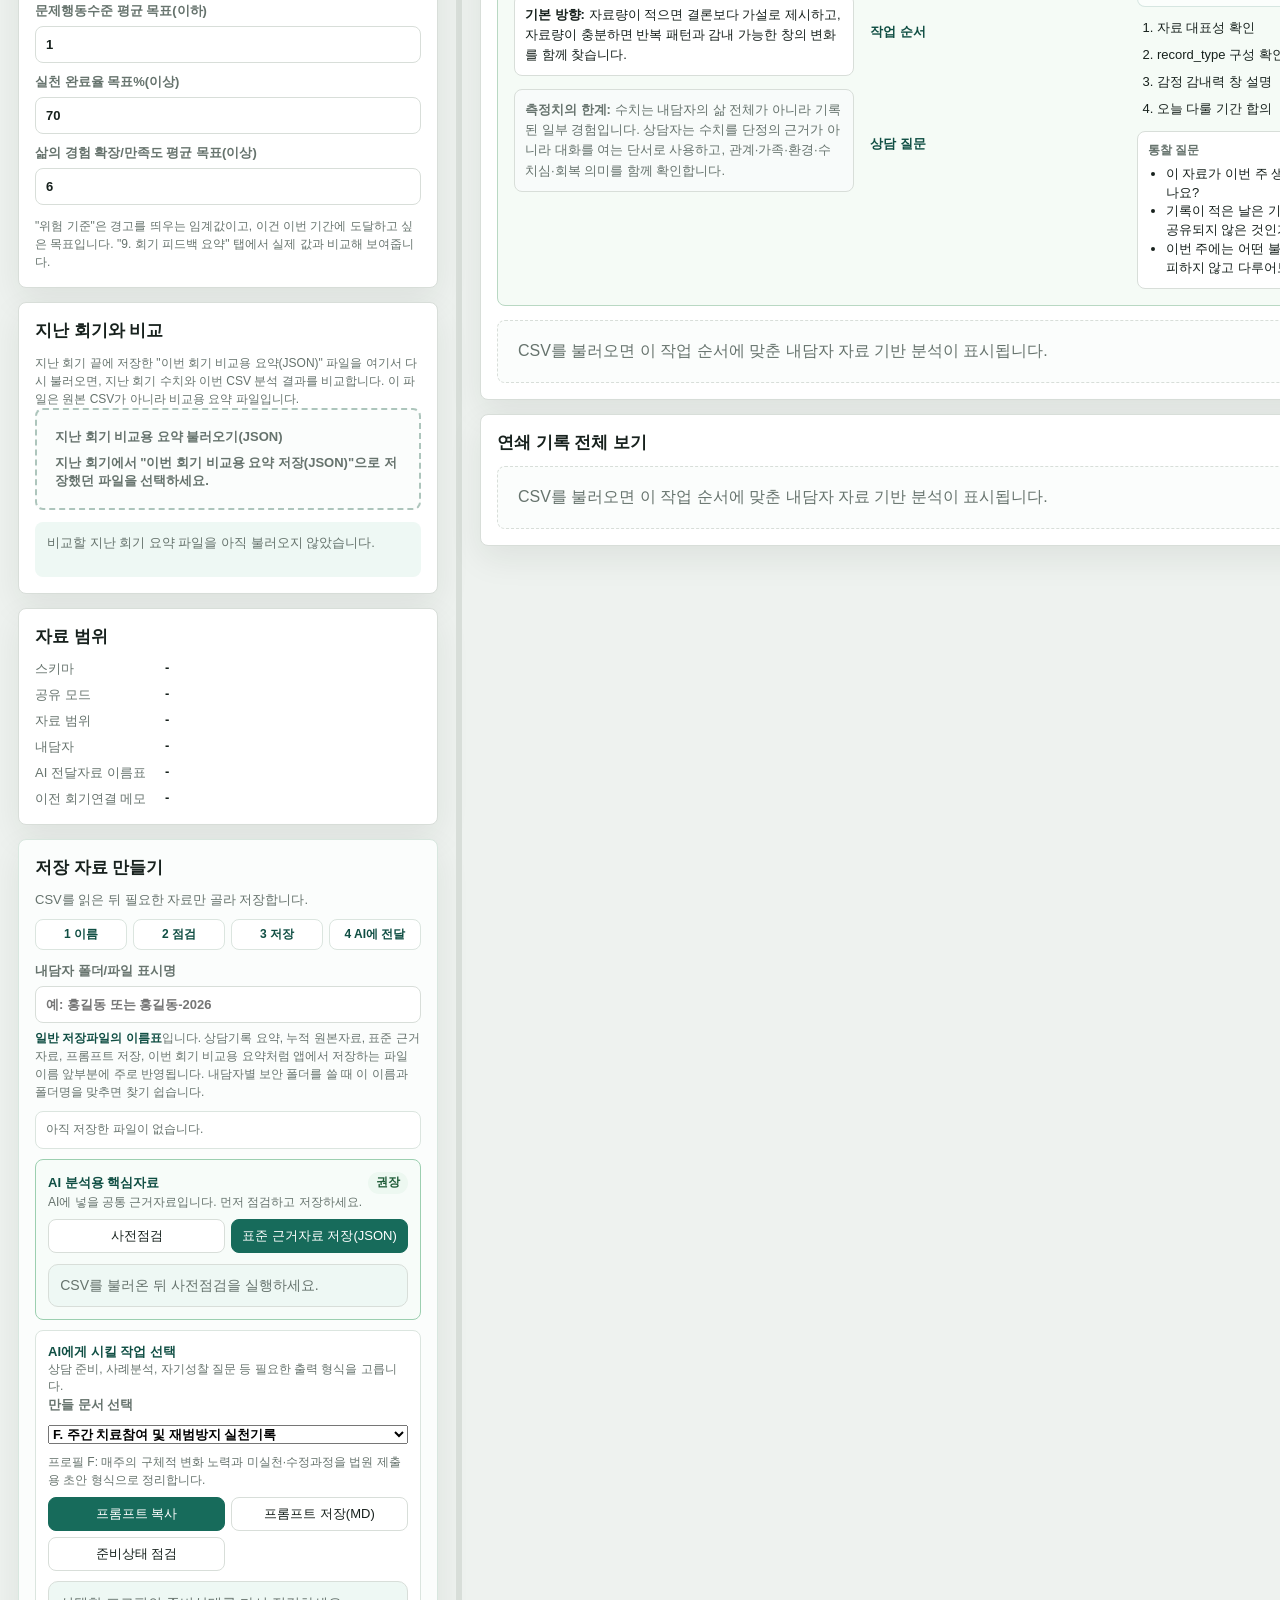
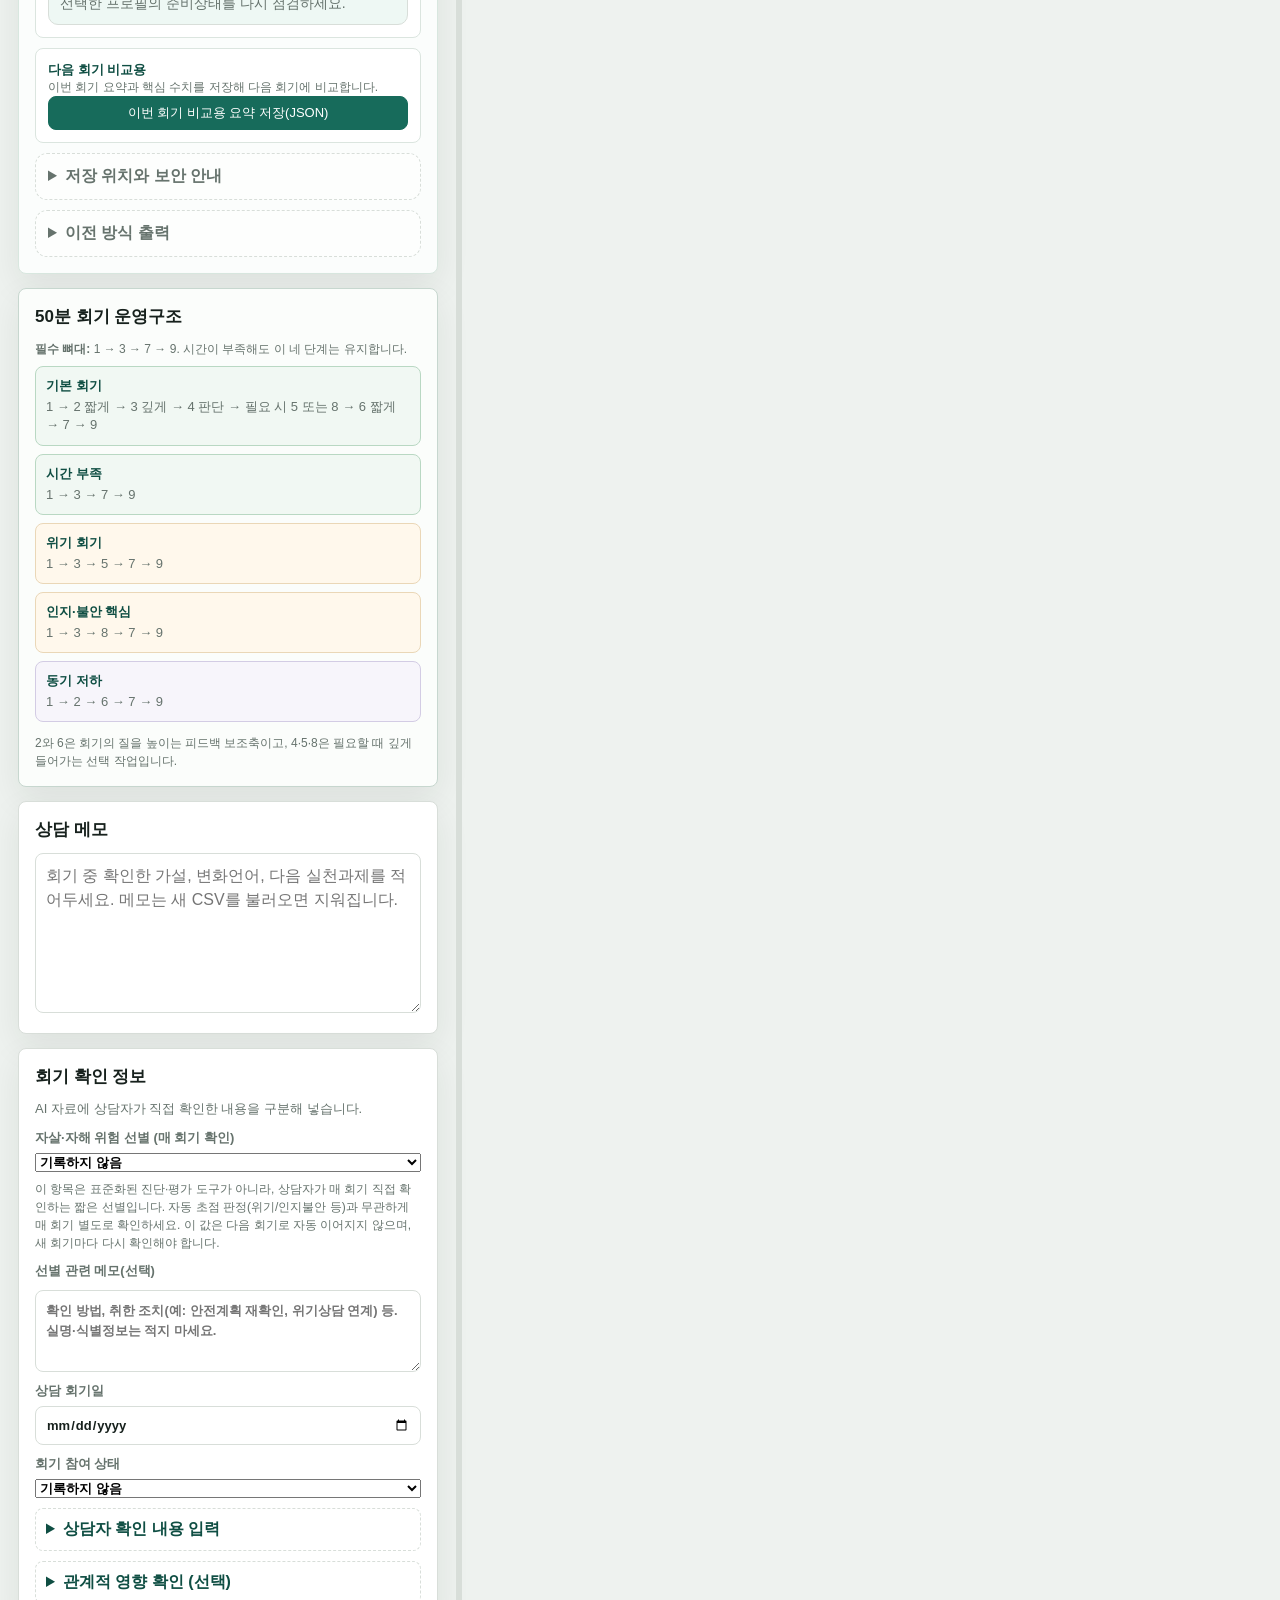
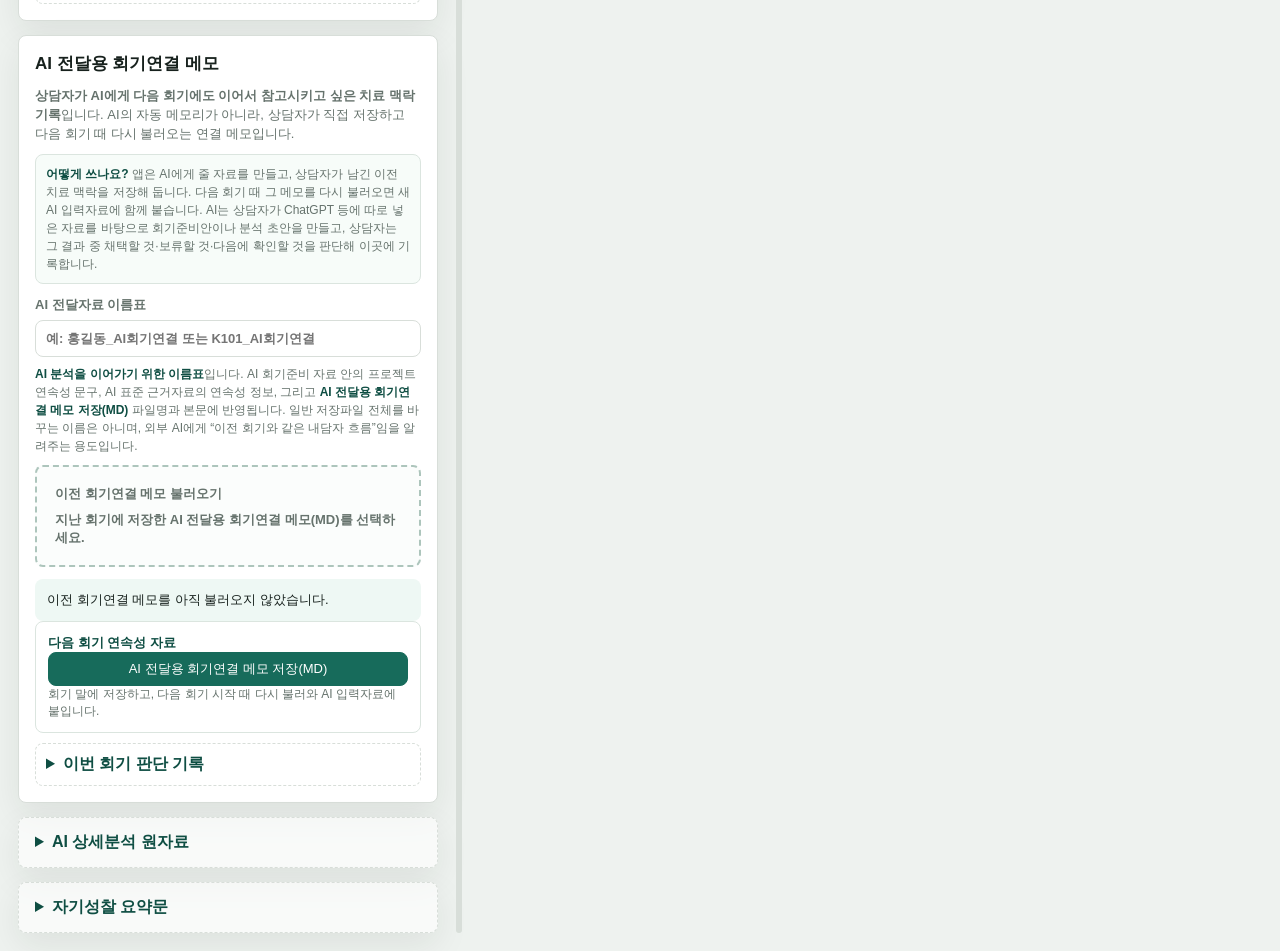
<file: maumgoyo-counselor-lab2/index.html>
﻿<!doctype html>
<html lang="ko">
<head>
  <meta charset="utf-8">
  <meta name="viewport" content="width=device-width, initial-scale=1">
  <title>마음고요 상담분석실 maeumgoyo-counselor-lab-20260718v84</title>
  <link rel="stylesheet" href="styles-20260721-v88.css?v=maeumgoyo-counselor-lab-20260721v88">
</head>
<body>
  <header class="app-header">
    <div>
      <p class="eyebrow">상담자용 CSV 분석 도구</p>
      <h1>마음고요 상담분석실 <span class="version-badge">maeumgoyo-counselor-lab-20260718v84</span></h1>
      <p class="version-note">측정치 기반 피드백 치료 · 감정 감내력 창 · 자동 연쇄 재구성 · 가치기반 실천</p>
    </div>
    <div class="header-actions">
      <button id="patientModeBtn" class="primary mode-toggle" type="button">내담자용 보기</button>
      <button id="sampleBtn" class="secondary counselor-only" type="button">예시</button>
      <button id="refreshBtn" class="secondary counselor-only" type="button" title="마지막으로 불러온 CSV 파일을 다시 읽어 분석 화면을 갱신합니다." aria-label="현재 파일 새로고침: 마지막으로 불러온 CSV 파일을 다시 읽어 분석 화면을 갱신합니다.">현재 파일 새로고침</button>
      <button id="resetBtn" class="secondary counselor-only" type="button" title="현재 탭에 불러온 내담자 자료와 분석 결과를 모두 비웁니다." aria-label="자료 제거: 현재 탭에 불러온 내담자 자료와 분석 결과를 모두 비웁니다.">자료 제거</button>
      <button id="printBtn" class="secondary counselor-only" type="button" title="현재 분석 화면을 인쇄하거나 PDF로 저장합니다." aria-label="인쇄: 현재 분석 화면을 인쇄하거나 PDF로 저장합니다.">인쇄</button>
      <button id="exportBtn" class="primary counselor-only" type="button" title="이번 회기 분석 요약을 저장해 다음 회기에서 비교용으로 다시 불러옵니다." aria-label="이번 회기 비교용 요약 저장: 이번 회기 분석 요약을 저장해 다음 회기에서 비교용으로 다시 불러옵니다.">이번 회기 비교용 요약 저장(JSON)</button>
    </div>
  </header>
  <div id="actionToast" class="action-toast" role="status" aria-live="polite" hidden></div>

  <div id="safetyScreeningBanner" class="safety-screening-banner counselor-only" hidden></div>

  <div id="atAGlanceBanner" class="at-a-glance counselor-only" hidden></div>

  <main class="app-shell">
    <aside class="sidebar counselor-only">
      <section class="panel">
        <label class="drop-zone csv-start-prompt" for="csvInput" id="dropZone">
          <strong>CSV 파일 불러오기</strong>
          <span>마음고요 관찰과 실천에서 내보낸 record_type 기반 CSV를 선택하거나 끌어오세요.</span>
          <input id="csvInput" type="file" accept=".csv,text/csv">
        </label>
        <div id="fileMeta" class="file-meta">아직 불러온 파일이 없습니다.</div>
        <div id="importStatus" class="import-status" role="status" aria-live="polite" hidden></div>
        <div id="shareModeInfo" class="share-mode-card">
          <span>공유 모드</span>
          <strong>CSV를 불러오면 표시됩니다.</strong>
          <p>이 CSV가 치료 분석에 충분한 상세 자료인지 확인합니다.</p>
        </div>
        <p class="privacy-note">불러온 CSV는 <strong>현재 브라우저 탭 안에서만 분석</strong>됩니다. 같은 내담자의 새 CSV를 추가로 불러오면 이어서 합쳐지고, 자료를 비우려면 "자료 제거"를 누르세요.</p>
        <button id="exportAccumulatedCsvBtn" class="secondary small" type="button">누적 원본자료 저장(CSV)</button>
        <p class="privacy-note">여러 주 자료를 <strong>하나의 CSV로 보관</strong>할 때 사용합니다. 실제 기록 문장이 들어 있으므로 내담자별 보안 폴더에 저장하세요.</p>
      </section>

      <section class="panel">
        <h2>위험 기준</h2>
        <label>정서적 재발 경고 기준 <input id="emotionThreshold" type="number" min="0" max="10" step="1" value="7"></label>
        <label>인지적 재발 주의 기준 <input id="cognitiveUrgeThreshold" type="number" min="0" max="10" step="1" value="6"></label>
        <label>충동 높음 기준 <input id="urgeThreshold" type="number" min="0" max="10" step="1" value="8"></label>
        <label>문제행동수준 기준 <input id="actionThreshold" type="number" min="0" max="5" step="1" value="4"></label>
        <label>실천 저수행 기준 <input id="practiceThreshold" type="number" min="0" max="10" step="1" value="0"></label>
        <p class="privacy-note">정서·인지 신호는 순서대로만 나타나지 않으며 함께 경고될 수 있습니다. 기준을 조정하면 모든 작업판이 즉시 다시 계산됩니다.</p>
        <div id="thresholdCalibrationPanel" class="threshold-calibration">
          <p class="privacy-note"><strong>개인별 임계값 보정</strong> — 이 내담자 자신의 지난 자기보고 분포를 기준으로 제안값을 계산합니다. 자동으로 적용되지 않으며, 확인 후 아래 버튼을 눌러야 적용됩니다. 문제행동수준 기준은 안전망이라 개인화하지 않습니다.</p>
          <div id="thresholdCalibrationSuggestion" class="calibration-suggestion muted">CSV를 불러오면 개인화 제안이 계산됩니다.</div>
          <button id="applyPersonalizedThresholdsBtn" class="secondary small" type="button" hidden>개인화 제안 적용</button>
          <div id="thresholdProfileStatus" class="file-meta"></div>
        </div>
      </section>

      <section class="panel">
        <h2>회복 목표</h2>
        <label>충동 평균 목표(이하) <input id="urgeGoalInput" type="number" min="0" max="10" step="0.5" value="5"></label>
        <label>문제행동수준 평균 목표(이하) <input id="actionGoalInput" type="number" min="0" max="5" step="0.5" value="1"></label>
        <label>실천 완료율 목표%(이상) <input id="practiceGoalInput" type="number" min="0" max="100" step="5" value="70"></label>
        <label>삶의 경험 확장/만족도 평균 목표(이상) <input id="expansionGoalInput" type="number" min="0" max="10" step="0.5" value="6"></label>
        <p class="privacy-note">"위험 기준"은 경고를 띄우는 임계값이고, 이건 이번 기간에 도달하고 싶은 목표입니다. "9. 회기 피드백 요약" 탭에서 실제 값과 비교해 보여줍니다.</p>
      </section>

      <section class="panel">
        <h2>지난 회기와 비교</h2>
        <p class="privacy-note">지난 회기 끝에 저장한 "이번 회기 비교용 요약(JSON)" 파일을 여기서 다시 불러오면, 지난 회기 수치와 이번 CSV 분석 결과를 비교합니다. 이 파일은 원본 CSV가 아니라 비교용 요약 파일입니다.</p>
        <label class="drop-zone" for="previousSummaryInput" id="previousSummaryDropZone">
          <strong>지난 회기 비교용 요약 불러오기(JSON)</strong>
          <span>지난 회기에서 "이번 회기 비교용 요약 저장(JSON)"으로 저장했던 파일을 선택하세요.</span>
          <input id="previousSummaryInput" type="file" accept=".json,application/json">
        </label>
        <div id="sessionComparisonResult" class="file-meta">비교할 지난 회기 요약 파일을 아직 불러오지 않았습니다.</div>
      </section>

      <section class="panel">
        <h2>자료 범위</h2>
        <dl id="schemaInfo" class="info-list"></dl>
      </section>

      <section class="panel save-purpose-panel">
        <h2>저장 자료 만들기</h2>
        <p class="panel-summary">CSV를 읽은 뒤 필요한 자료만 골라 저장합니다.</p>
        <div class="quick-steps" aria-label="저장 작업 순서">
          <span>1 이름</span>
          <span>2 점검</span>
          <span>3 저장</span>
          <span>4 AI에 전달</span>
        </div>
        <label class="compact-field">내담자 폴더/파일 표시명 <input id="clientStorageNameInput" type="text" placeholder="예: 홍길동 또는 홍길동-2026"></label>
        <p class="field-help"><b>일반 저장파일의 이름표</b>입니다. 상담기록 요약, 누적 원본자료, 표준 근거자료, 프롬프트 저장, 이번 회기 비교용 요약처럼 앱에서 저장하는 파일 이름 앞부분에 주로 반영됩니다. 내담자별 보안 폴더를 쓸 때 이 이름과 폴더명을 맞추면 찾기 쉽습니다.</p>
        <div id="saveStatus" class="save-status" role="status" aria-live="polite">아직 저장한 파일이 없습니다.</div>
        <div class="save-action-list">
          <article class="save-action-card standard-evidence-card primary-save-card">
            <div class="save-card-head">
              <span class="save-kind">AI 분석용 핵심자료</span>
              <span class="save-badge">권장</span>
            </div>
            <p>AI에 넣을 공통 근거자료입니다. 먼저 점검하고 저장하세요.</p>
            <div class="button-row">
              <button id="evidencePreflightBtn" class="secondary small" type="button">사전점검</button>
              <button id="aiEvidenceExportBtn" class="primary small" type="button" title="여러 AI 문서 생성에 공통으로 사용할 비식별 표준 근거자료를 JSON으로 저장합니다.">표준 근거자료 저장(JSON)</button>
            </div>
            <div id="evidencePreflightResult" class="preflight-result" role="status" aria-live="polite">CSV를 불러온 뒤 사전점검을 실행하세요.</div>
          </article>
          <article class="save-action-card standard-evidence-card prompt-profile-card">
            <span class="save-kind">AI에게 시킬 작업 선택</span>
            <p>상담 준비, 사례분석, 자기성찰 질문 등 필요한 출력 형식을 고릅니다.</p>
            <label>만들 문서 선택
              <select id="promptProfileSelect">
                <option value="A">A. 50분 상담 회기준비안</option>
                <option value="B">B. 상세 사례분석</option>
                <option value="C">C. 다음 회기 임상맥락</option>
                <option value="D">D. 자기성찰 질문</option>
                <option value="E">E. 예비 자기성찰문</option>
                <option value="F" selected>F. 주간 치료참여 및 재범방지 실천기록</option>
                <option value="G">G. 월간 치료과정 요약</option>
                <option value="H">H. 상담자 의견서 근거개요</option>
              </select>
            </label>
            <p id="promptProfileDescription" class="privacy-note"></p>
            <div class="button-row">
              <button id="copySelectedPromptBtn" class="primary small" type="button">프롬프트 복사</button>
              <button id="saveSelectedPromptBtn" class="secondary small" type="button">프롬프트 저장(MD)</button>
              <button id="promptReadinessBtn" class="secondary small" type="button">준비상태 점검</button>
            </div>
            <div id="promptReadinessResult" class="preflight-result" role="status" aria-live="polite">프로필을 선택하고 준비상태를 점검하세요.</div>
          </article>
          <article class="save-action-card">
            <span class="save-kind">다음 회기 비교용</span>
            <p>이번 회기 요약과 핵심 수치를 저장해 다음 회기에 비교합니다.</p>
            <button id="summaryArchiveBtn" class="primary small" type="button" title="이번 회기의 핵심 수치, 상담 메모, 연쇄 요약을 JSON으로 저장해 다음 회기 비교에 사용합니다.">이번 회기 비교용 요약 저장(JSON)</button>
          </article>
          <details class="legacy-output-details">
            <summary>저장 위치와 보안 안내</summary>
            <p class="privacy-note">저장 파일은 브라우저 다운로드 방식으로 내려갑니다. 저장할 때마다 폴더를 고르려면 Edge 또는 Chrome에서 "다운로드 전에 각 파일의 저장 위치 확인"을 켜두세요.</p>
            <div id="storageFolderStatus" class="privacy-note">저장 위치: 브라우저 설정에 따릅니다.</div>
            <p class="privacy-note">실제 이름을 쓰면 찾기 쉽지만 민감정보 위험도 커집니다. 내담자별 보안 폴더와 접근권한을 먼저 정해두세요.</p>
          </details>
          <details class="legacy-output-details">
            <summary>이전 방식 출력</summary>
            <p class="privacy-note">기존 작업과 맞춰야 할 때만 사용합니다.</p>
            <article class="save-action-card">
              <span class="save-kind">회기 계획</span>
              <button id="sessionPrepExportBtn" class="secondary small" type="button">AI 회기준비 자료 저장(MD)</button>
            </article>
            <article class="save-action-card">
              <span class="save-kind">상세분석</span>
              <button id="exportAiReportBtn" class="secondary small" type="button">AI 상세분석 원자료 저장(TXT)</button>
            </article>
          </details>
        </div>
      </section>

      <section class="panel session-flow-panel">
        <h2>50분 회기 운영구조</h2>
        <p class="privacy-note"><strong>필수 뼈대:</strong> 1 → 3 → 7 → 9. 시간이 부족해도 이 네 단계는 유지합니다.</p>
        <div class="flow-group required">
          <strong>기본 회기</strong>
          <span>1 → 2 짧게 → 3 깊게 → 4 판단 → 필요 시 5 또는 8 → 6 짧게 → 7 → 9</span>
        </div>
        <div class="flow-group required">
          <strong>시간 부족</strong>
          <span>1 → 3 → 7 → 9</span>
        </div>
        <div class="flow-group optional">
          <strong>위기 회기</strong>
          <span>1 → 3 → 5 → 7 → 9</span>
        </div>
        <div class="flow-group optional">
          <strong>인지·불안 핵심</strong>
          <span>1 → 3 → 8 → 7 → 9</span>
        </div>
        <div class="flow-group support">
          <strong>동기 저하</strong>
          <span>1 → 2 → 6 → 7 → 9</span>
        </div>
        <p class="privacy-note">2와 6은 회기의 질을 높이는 피드백 보조축이고, 4·5·8은 필요할 때 깊게 들어가는 선택 작업입니다.</p>
      </section>

      <section class="panel">
        <h2>상담 메모</h2>
        <textarea id="notes" placeholder="회기 중 확인한 가설, 변화언어, 다음 실천과제를 적어두세요. 메모는 새 CSV를 불러오면 지워집니다."></textarea>
      </section>

      <section class="panel counselor-evidence-panel">
        <h2>회기 확인 정보</h2>
        <p class="panel-summary">AI 자료에 상담자가 직접 확인한 내용을 구분해 넣습니다.</p>
        <label>자살·자해 위험 선별 (매 회기 확인)
          <select id="safetyScreeningStatus">
            <option value="not_recorded">기록하지 않음</option>
            <option value="none">없음</option>
            <option value="passive_ideation">경미한 사고 있으나 계획·의도 없음</option>
            <option value="high_risk">위험도 높음(계획·의도·수단 관련 언급)</option>
          </select>
        </label>
        <p class="field-help">이 항목은 표준화된 진단·평가 도구가 아니라, 상담자가 매 회기 직접 확인하는 짧은 선별입니다. 자동 초점 판정(위기/인지불안 등)과 무관하게 매 회기 별도로 확인하세요. 이 값은 다음 회기로 자동 이어지지 않으며, 새 회기마다 다시 확인해야 합니다.</p>
        <label>선별 관련 메모(선택) <textarea id="safetyScreeningNote" class="context-textarea" placeholder="확인 방법, 취한 조치(예: 안전계획 재확인, 위기상담 연계) 등. 실명·식별정보는 적지 마세요."></textarea></label>
        <label>상담 회기일 <input id="sessionDateInput" type="date"></label>
        <label>회기 참여 상태
          <select id="sessionAttendanceInput">
            <option value="not_recorded">기록하지 않음</option>
            <option value="attended">참석</option>
            <option value="attended_late">지각 참석</option>
            <option value="cancelled">사전 취소</option>
            <option value="no_show">무단 불참</option>
          </select>
        </label>
        <details class="compact-details">
          <summary>상담자 확인 내용 입력</summary>
          <label>이번 주 상담과제 <textarea id="assignedTasksInput" class="context-textarea" placeholder="상담에서 합의한 과제를 구체적으로 적으세요."></textarea></label>
          <label>직접 확인한 사실 <textarea id="counselorVerifiedInput" class="context-textarea" placeholder="출석, 회기 중 수행, 제출물 확인 등 직접 확인한 사실만 적으세요."></textarea></label>
          <label>확인 범위와 한계 <textarea id="verificationLimitsInput" class="context-textarea" placeholder="자기보고에만 근거한 부분, 확인하지 못한 부분을 적으세요."></textarea></label>
        </details>
        <details class="compact-details">
          <summary>관계적 영향 확인 (선택)</summary>
          <p class="field-help">문제행동이 배우자·가족 등과의 신뢰에 준 영향과 회복 과정을 추적합니다. 성중독뿐 아니라 도박·알코올 등 가족의 신뢰 손상이 흔한 모든 사례에 공통으로 씁니다. <b>실명, 관계 상대의 신원을 짐작할 수 있는 정보는 절대 적지 마세요.</b> 상태 구분과 짧은 상담자 관찰만 남깁니다.</p>
          <label>공개·발각 상태
            <select id="relationalDisclosureStatus">
              <option value="not_recorded">기록하지 않음</option>
              <option value="not_applicable">해당사항 없음</option>
              <option value="undisclosed">비공개(내담자만 인지)</option>
              <option value="partial_disclosure">부분 공개</option>
              <option value="disclosed">상대에게 공개함</option>
              <option value="discovered">발각됨(비계획적 노출)</option>
            </select>
          </label>
          <label>관계 회복 진행 상태
            <select id="relationalRepairStatus">
              <option value="not_recorded">기록하지 않음</option>
              <option value="not_applicable">해당사항 없음</option>
              <option value="not_started">회복 시도 전</option>
              <option value="in_progress">회복 진행 중</option>
              <option value="stabilizing">안정화되어 감</option>
            </select>
          </label>
          <label>상담자 관찰 메모 <textarea id="relationalImpactNote" class="context-textarea" placeholder="예: 이번 주 배우자와의 대화 시도가 있었음. 실명·식별정보 금지."></textarea></label>
        </details>
      </section>

      <section class="panel ai-context-panel">
        <h2>AI 전달용 회기연결 메모</h2>
        <p class="panel-summary"><b>상담자가 AI에게 다음 회기에도 이어서 참고시키고 싶은 치료 맥락 기록</b>입니다. AI의 자동 메모리가 아니라, 상담자가 직접 저장하고 다음 회기 때 다시 불러오는 연결 메모입니다.</p>
        <div class="field-help context-purpose">
          <strong>어떻게 쓰나요?</strong>
          <span>앱은 AI에게 줄 자료를 만들고, 상담자가 남긴 이전 치료 맥락을 저장해 둡니다. 다음 회기 때 그 메모를 다시 불러오면 새 AI 입력자료에 함께 붙습니다. AI는 상담자가 ChatGPT 등에 따로 넣은 자료를 바탕으로 회기준비안이나 분석 초안을 만들고, 상담자는 그 결과 중 채택할 것·보류할 것·다음에 확인할 것을 판단해 이곳에 기록합니다.</span>
        </div>
        <label>AI 전달자료 이름표 <input id="projectNameInput" type="text" placeholder="예: 홍길동_AI회기연결 또는 K101_AI회기연결"></label>
        <p class="field-help"><b>AI 분석을 이어가기 위한 이름표</b>입니다. AI 회기준비 자료 안의 프로젝트 연속성 문구, AI 표준 근거자료의 연속성 정보, 그리고 <b>AI 전달용 회기연결 메모 저장(MD)</b> 파일명과 본문에 반영됩니다. 일반 저장파일 전체를 바꾸는 이름은 아니며, 외부 AI에게 “이전 회기와 같은 내담자 흐름”임을 알려주는 용도입니다.</p>
        <label class="drop-zone compact-drop" for="previousAiContextInput" id="previousAiContextDropZone">
          <strong>이전 회기연결 메모 불러오기</strong>
          <span>지난 회기에 저장한 AI 전달용 회기연결 메모(MD)를 선택하세요.</span>
          <input id="previousAiContextInput" type="file" accept=".md,.txt,text/markdown,text/plain">
        </label>
        <div id="previousAiContextStatus" class="file-meta">이전 회기연결 메모를 아직 불러오지 않았습니다.</div>
        <div class="save-action-card ai-context-save-card">
          <span class="save-kind">다음 회기 연속성 자료</span>
          <button id="exportAiContextBtn" class="primary small" type="button" title="브라우저 다운로드 설정에 따라 AI 전달용 회기연결 메모 MD 파일을 저장합니다.">AI 전달용 회기연결 메모 저장(MD)</button>
          <p>회기 말에 저장하고, 다음 회기 시작 때 다시 불러와 AI 입력자료에 붙입니다.</p>
        </div>
        <details class="compact-details">
          <summary>이번 회기 판단 기록</summary>
          <p class="field-help">이 네 칸은 회기 말 2~3분 동안 적는 상담자용 연결 메모입니다. 저장하면 <b>AI 전달용 회기연결 메모(MD)</b>와 <b>AI 표준 근거자료(JSON)</b>에 들어가며, 다음 회기 AI 분석에서 이전 회기의 상담자 판단으로 참고됩니다.</p>
          <label>채택한 AI 제안 <textarea id="acceptedAiSuggestions" class="context-textarea" placeholder="예: 충동이 낮아진 날보다 감정 감내 후 행동화하지 않은 장면을 다음 회기의 변화 근거로 사용하기로 함."></textarea></label>
          <p class="field-help"><b>언제:</b> AI 제안이나 앱 분석 중 실제 회기에 반영하기로 한 내용이 있을 때 적습니다. <b>어떻게 쓰임:</b> 다음 회기 AI가 이 내용을 상담자가 채택한 판단으로 보고, 같은 치료 방향을 이어가도록 참고합니다. AI가 말한 모든 내용을 옮기지 말고, 상담자가 임상적으로 동의한 것만 적으세요.</p>
          <label>4번(개입 분기) 판단과 근거 <textarea id="interventionBranchNote" class="context-textarea" placeholder="예: 정서·인지 신호가 함께 높았지만 회피·저활동이 두드러져 행동활성화를 우선 선택함. DBT 대신 이걸 택한 이유는 위험 연쇄가 없었기 때문."></textarea></label>
          <p class="field-help"><b>언제:</b> 4번 단계에서 CBT/DBT/ACT/행동활성화 중 하나를 택했을 때마다 적습니다. 4번은 9단계 중 유일하게 특정 record_type에 대응하지 않는 순수 임상판단 단계라, 이 근거를 남기지 않으면 나중에 "왜 5번이 아니라 8번으로 갔는가"를 근거자료만 보고 재구성할 수 없습니다. <b>어떻게 쓰임:</b> AI 표준 근거자료의 clinical_continuity에 CO 근거로 남아, 슈퍼비전이나 사례 인계 시 치료 충실도를 확인하는 자료가 됩니다.</p>
          <label>보류한 가설·주의점 <textarea id="deferredAiSuggestions" class="context-textarea" placeholder="예: '동기 저하' 가설은 가능하지만 기록량이 적어 다음 주 자료와 면담에서 확인 필요."></textarea></label>
          <p class="field-help"><b>언제:</b> 가능성은 있지만 아직 확정하기 어려운 해석, 자료가 부족한 가설, 단정하면 위험한 판단이 있을 때 적습니다. <b>어떻게 쓰임:</b> 다음 AI 분석에서 이 내용을 사실로 단정하지 않고, 확인이 필요한 가설로 다루게 하는 안전장치가 됩니다.</p>
          <label>다음 회기 확인 질문 <textarea id="nextSessionQuestions" class="context-textarea" placeholder="예: 충동이 8 이상이었는데 행동화하지 않은 날, 실제로 무엇이 행동을 멈추게 했는지 확인."></textarea></label>
          <p class="field-help"><b>언제:</b> 이번 회기에서 시간이 부족했거나 다음 주 자료와 함께 다시 확인해야 할 질문이 생겼을 때 적습니다. <b>어떻게 쓰임:</b> 다음 회기 AI 회기준비 자료에서 우선 확인 과제로 제시되어, 상담사가 중요한 질문을 놓치지 않게 돕습니다.</p>
          <label>다음 AI에게 참고시킬 맥락 <textarea id="nextAiContext" class="context-textarea" placeholder="예: 내담자는 문제행동 감소보다 불편함·지루함을 견디는 감정 감내력 확장을 회복 목표로 이해하기 시작함."></textarea></label>
          <p class="field-help"><b>언제:</b> 수치에는 나타나지 않지만 다음 분석에 반드시 반영되어야 할 치료적 배경이 있을 때 적습니다. <b>어떻게 쓰임:</b> 다음 AI가 CSV 수치만 보고 새로 판단하지 않도록, 상담자가 알고 있는 가치 변화, 저항, 가족상황, 치료 초점, 회복 철학을 함께 고려하게 합니다.</p>
        </details>
      </section>

      <details class="panel compact-section">
        <summary>AI 상세분석 원자료</summary>
        <p class="privacy-note">자료 자체를 길게 검토하고 싶을 때 사용합니다. 회기 준비에는 위의 표준 근거자료와 프롬프트를 우선 사용하세요.</p>
        <button id="buildAiReportBtn" class="primary small" type="button">AI 상세분석 원자료 만들기</button>
        <textarea id="aiReportBox" class="ai-report-box" readonly hidden></textarea>
        <button id="copyAiReportBtn" class="secondary small" type="button" hidden>원자료 정리본 복사</button>
      </details>

      <details class="panel compact-section">
        <summary>자기성찰 요약문</summary>
        <div class="panel-heading">
          <span class="panel-summary">내담자의 자기성찰 질문이나 초안 작성을 돕는 보조자료입니다.</span>
          <button id="copyAllReflectionBtn" class="secondary small" type="button">자료만 복사</button>
        </div>
        <button id="copyReflectionPromptBtn" class="primary small" type="button">질문 생성 프롬프트 복사</button>
        <button id="copyDraftPromptBtn" class="secondary small" type="button">예비 초안 프롬프트 복사</button>
        <div id="reflectionDailyList" class="reflection-list"></div>
      </details>

    </aside>

    <div id="sidebarResizeHandle" class="sidebar-resize-handle counselor-only" title="드래그해서 폭 조정" role="separator" aria-orientation="vertical"></div>

    <section class="workspace">
      <section id="metrics" class="metric-grid"></section>

      <section class="panel workflow-panel">
        <div class="panel-heading">
          <h2>치료작업 순서</h2>
          <span id="activeStepLabel" class="muted">자료 확인</span>
        </div>
        <nav id="therapyMenu" class="therapy-menu" aria-label="치료작업 메뉴"></nav>
          <div id="weekFocusPlan" class="week-focus-plan"></div>
      </section>

      <section class="panel workbench-panel">
        <div id="therapyView" class="therapy-view"></div>
      </section>

      <section class="panel counselor-only">
        <div class="panel-heading">
          <h2>연쇄 기록 전체 보기</h2>
          <button id="copySummaryBtn" class="secondary small" type="button">요약 복사</button>
        </div>
        <div id="chainList" class="chain-list"></div>
      </section>
    </section>
  </main>

  <script src="app-20260721-v88.js?v=maeumgoyo-counselor-lab-20260721v88"></script>
</body>
</html>
</file>
<file: style.css>
:root {
      --bg: #f5f7f4;
      --surface: #ffffff;
      --surface-2: #eef4ef;
      --ink: #1d2924;
      --muted: #64736d;
      --line: #d9e2dd;
      --brand: #2f7567;
      --brand-dark: #23594f;
      --accent: #c1842f;
      --danger: #b64a45;
      --good: #3d7d4d;
      --shadow: 0 16px 38px rgba(28, 50, 42, .11);
      font-family: -apple-system, BlinkMacSystemFont, "Segoe UI", "Noto Sans KR", sans-serif;
    }

    * { box-sizing: border-box; }
    html { background: var(--bg); color: var(--ink); }
    body { margin: 0; min-height: 100vh; background: linear-gradient(180deg, #f8faf7 0%, var(--bg) 42%); }
    button, input, textarea, select { font: inherit; }
    button { cursor: pointer; }
    .app { max-width: 1180px; margin: 0 auto; padding: 14px 14px 88px; }
    .topbar {
      position: sticky;
      top: 0;
      z-index: 20;
      margin: -14px -14px 16px;
      padding: 12px 14px 10px;
      background: rgba(245, 247, 244, .94);
      backdrop-filter: blur(12px);
      border-bottom: 1px solid rgba(217, 226, 221, .8);
    }
    .brand-row { display: flex; align-items: center; justify-content: space-between; gap: 12px; }
    .brand { display: flex; align-items: center; gap: 12px; min-width: 0; }
    .brand img { width: 136px; height: auto; display: block; }
    .brand-title { min-width: 0; }
    h1 { margin: 0; font-size: 24px; line-height: 1.15; letter-spacing: 0; color: var(--ink); }
    .subtitle { margin: 4px 0 0; color: var(--muted); font-size: 14px; line-height: 1.45; }
    .contact { color: var(--muted); font-size: 12px; white-space: nowrap; }
    .app-version { color: var(--muted); font-size: 11px; font-weight: 400; letter-spacing: 0; vertical-align: middle; }
    .tabs {
      display: grid;
      grid-template-columns: repeat(7, 1fr);
      gap: 6px;
      margin-top: 12px;
    }
    .tab {
      min-height: 44px;
      border: 1px solid var(--line);
      background: var(--surface);
      border-radius: 8px;
      color: var(--muted);
      font-weight: 700;
    }
    .tab.active { background: var(--brand); border-color: var(--brand); color: #fff; }
    .view { display: none; }
    .view.active { display: block; }
    .grid { display: grid; grid-template-columns: repeat(2, minmax(0, 1fr)); gap: 14px; }
    .triple { display: grid; grid-template-columns: repeat(3, minmax(0, 1fr)); gap: 12px; }
    .card {
      background: var(--surface);
      border: 1px solid var(--line);
      border-radius: 8px;
      padding: 16px;
      box-shadow: var(--shadow);
    }
    .plain-card { background: var(--surface); border: 1px solid var(--line); border-radius: 8px; padding: 14px; }
    .card-divider { border-top: 1px solid var(--line); margin: 14px 0; }
    .wizard-nav { margin-bottom: 14px; }
    .wizard-nav-top { display: flex; justify-content: space-between; align-items: center; gap: 10px; margin-bottom: 8px; }
    .wizard-step-title { font-weight: 800; font-size: 20px; line-height: 1.3; color: var(--ink); }
    .quick-save-btn { background: none; border: none; color: var(--brand-dark); font-weight: 700; font-size: 12px; padding: 4px 0; cursor: pointer; }
    .wizard-dots { display: flex; gap: 6px; }
    .wizard-dot { flex: 1; height: 5px; border-radius: 4px; background: var(--line); transition: background .2s; }
    .wizard-dot.done { background: var(--brand); }
    .wizard-dot.current { background: var(--accent); }
    .wizard-step-label { font-size: 12px; color: var(--muted); font-weight: 700; margin-top: 8px; }
    .wizard-step { display: none; }
    .wizard-step.active { display: block; animation: wizard-fade-in .2s ease; }
    @keyframes wizard-fade-in { from { opacity: 0; transform: translateY(6px); } to { opacity: 1; transform: translateY(0); } }
    .wizard-bottom-nav { display: flex; gap: 8px; margin-top: 4px; }
    .wizard-bottom-nav .ghost-btn { flex: 0 0 auto; min-width: 84px; }
    .chip-more { border: 1px dashed var(--muted); background: none; border-radius: 999px; min-height: 38px; padding: 0 14px; color: var(--muted); font-weight: 750; }
    .chip-collapsed { display: none !important; }
    .trigger-compare-row { display: grid; grid-template-columns: 110px minmax(0, 1fr); gap: 10px; align-items: center; margin-bottom: 12px; }
    .trigger-label { font-weight: 800; font-size: 13px; color: #24342e; }
    .risk-bar-row { display: grid; grid-template-columns: 140px minmax(0, 1fr) 44px; gap: 10px; align-items: center; margin-bottom: 12px; }
    .risk-bar-row:last-child { margin-bottom: 0; }
    .risk-bar-label { font-weight: 800; font-size: 13px; color: #24342e; }
    .risk-bar-track { height: 16px; border-radius: 8px; background: var(--surface-2); overflow: hidden; }
    .risk-bar-fill { height: 100%; border-radius: 8px; transition: width .2s; }
    .risk-bar-percent { font-weight: 800; font-size: 13px; text-align: right; }
    .section-block { background: var(--surface-2); border-radius: 8px; padding: 14px; margin-bottom: 16px; }
    details.form-row summary { cursor: pointer; font-weight: 800; color: #24342e; list-style: none; }
    details.form-row summary::-webkit-details-marker { display: none; }
    details.form-row summary::before { content: "▸ "; color: var(--brand); }
    details.form-row[open] summary::before { content: "▾ "; }
    .section-head { display: flex; justify-content: space-between; align-items: flex-start; gap: 12px; margin: 18px 0 10px; }
    h2 { margin: 0; font-size: 18px; line-height: 1.3; letter-spacing: 0; }
    h3 { margin: 0 0 8px; font-size: 15px; line-height: 1.35; letter-spacing: 0; }
    p { line-height: 1.6; }
    .small { color: var(--muted); font-size: 13px; line-height: 1.55; }
    .lead {
      background: var(--surface-2);
      border-left: 4px solid var(--brand);
      padding: 12px 14px;
      border-radius: 8px;
      color: #263b34;
      line-height: 1.6;
    }
    .safety-card {
      background: #fff8ef;
      border: 1px solid #ead1ad;
      border-left: 4px solid var(--accent);
      border-radius: 8px;
      padding: 12px 14px;
      color: #3f2b12;
      line-height: 1.6;
    }
    .hidden { display: none !important; }
    .checkline {
      display: flex;
      gap: 8px;
      align-items: flex-start;
      margin-top: 8px;
      color: var(--muted);
      font-size: 13px;
      line-height: 1.5;
    }
    .checkline input { width: auto; min-height: 0; margin-top: 3px; accent-color: var(--brand); }
    .quick-actions {
      display: grid;
      grid-template-columns: repeat(3, minmax(0, 1fr));
      gap: 8px;
      margin-top: 10px;
    }
    .metric { display: flex; flex-direction: column; gap: 4px; min-height: 100px; }
    .metric-label { color: var(--muted); font-size: 13px; font-weight: 700; }
    .metric-value { font-size: 30px; line-height: 1.1; font-weight: 800; color: var(--brand-dark); }
    .metric-note { color: var(--muted); font-size: 12px; line-height: 1.35; }
    .button-row { display: flex; gap: 8px; flex-wrap: wrap; }
    .record-actions { margin-top: 8px; }
    .solid-btn, .ghost-btn, .danger-btn {
      min-height: 44px;
      border-radius: 8px;
      border: 1px solid transparent;
      padding: 0 14px;
      font-weight: 800;
    }
    .solid-btn { background: var(--brand); color: #fff; border-color: var(--brand); }
    .ghost-btn { background: var(--surface); color: var(--brand-dark); border-color: var(--line); }
    .danger-btn { background: #fff5f4; color: var(--danger); border-color: #edcac7; }
    .full { width: 100%; }
    .form-row { margin-bottom: 14px; }
    label { display: block; margin-bottom: 7px; font-weight: 800; color: #24342e; }
    input, textarea, select {
      width: 100%;
      border: 1px solid var(--line);
      border-radius: 8px;
      background: #fff;
      color: var(--ink);
      min-height: 44px;
      padding: 10px 11px;
    }
    textarea { resize: vertical; min-height: 86px; line-height: 1.5; }
    input[type="range"] { padding: 0; accent-color: var(--brand); }
    .segmented, .chip-row { display: flex; flex-wrap: wrap; gap: 7px; }
    .segmented button, .chip {
      border: 1px solid var(--line);
      background: #fff;
      border-radius: 8px;
      min-height: 38px;
      padding: 0 11px;
      color: var(--muted);
      font-weight: 750;
    }
    .segmented button.active, .chip.active { background: var(--brand); color: #fff; border-color: var(--brand); }
    .chip input[type="checkbox"] { width: auto; min-height: 0; margin: 0 6px 0 0; accent-color: var(--brand); }
    .slider-card { border: 1px solid var(--line); border-radius: 8px; padding: 12px; margin-bottom: 9px; background: #fbfdfb; }
    .slider-top { display: flex; justify-content: space-between; gap: 10px; font-weight: 800; margin-bottom: 6px; }
    .slider-value { color: var(--brand-dark); }
    .score-help {
      min-height: 22px;
      margin-top: 6px;
      padding: 6px 8px;
      border-radius: 8px;
      background: var(--surface-2);
      color: var(--brand-dark);
      font-weight: 750;
    }
    .range-labels { display: flex; justify-content: space-between; color: var(--muted); font-size: 12px; margin-top: 2px; }
    .list { display: grid; gap: 10px; }
    .record-item {
      border: 1px solid var(--line);
      border-radius: 8px;
      padding: 12px;
      background: #fff;
    }
    .record-top { display: flex; justify-content: space-between; gap: 10px; align-items: flex-start; }
    .tag { display: inline-flex; align-items: center; min-height: 24px; padding: 0 8px; border-radius: 999px; background: var(--surface-2); color: var(--brand-dark); font-size: 12px; font-weight: 800; }
    .tag.warn { background: #fff3df; color: #815418; }
    .tag.danger { background: #fff0ef; color: var(--danger); }
    .empty { color: var(--muted); border: 1px dashed var(--line); border-radius: 8px; padding: 16px; background: rgba(255,255,255,.65); }
    .chart-wrap { height: 320px; border: 1px solid var(--line); border-radius: 8px; background: #fff; padding: 8px; }
    .trend-bars {
      margin-top: 12px;
      border: 1px solid var(--line);
      border-radius: 8px;
      background: #fff;
      padding: 12px;
    }
    .trend-legend {
      display: flex;
      gap: 12px;
      flex-wrap: wrap;
      margin-bottom: 10px;
      color: var(--muted);
      font-size: 12px;
      font-weight: 800;
    }
    .trend-status {
      margin-bottom: 10px;
      color: var(--muted);
      font-size: 12px;
      font-weight: 800;
    }
    .legend-dot {
      display: inline-block;
      width: 10px;
      height: 10px;
      border-radius: 50%;
      margin-right: 4px;
    }
    .legend-dot.obs { background: var(--brand); }
    .legend-dot.practice { background: var(--accent); }
    .legend-dot.action { background: var(--danger); }
    .trend-bar-list { display: grid; gap: 8px; }
    .trend-day {
      display: grid;
      grid-template-columns: 46px minmax(0, 1fr);
      gap: 8px;
      align-items: center;
    }
    .trend-date { color: var(--muted); font-size: 12px; font-weight: 800; }
    .trend-bar-stack {
      display: grid;
      gap: 3px;
    }
    .trend-line {
      height: 14px;
      border-radius: 8px;
      color: #fff;
      font-size: 10px;
      line-height: 14px;
      padding-left: 5px;
      overflow: visible;
      white-space: nowrap;
    }
    .trend-line.obs { background: var(--brand); }
    .trend-line.practice { background: var(--accent); }
    .trend-line.action { background: var(--danger); }
    .trend-line span { text-shadow: 0 1px 1px rgba(0,0,0,.22); }
    .summary-box {
      white-space: pre-wrap;
      background: #fbfdfb;
      border: 1px solid var(--line);
      border-radius: 8px;
      padding: 12px;
      line-height: 1.6;
      min-height: 180px;
    }
    .backup-warning { color: var(--danger); font-weight: 800; }
    .toast {
      position: fixed;
      left: 50%;
      bottom: 24px;
      transform: translateX(-50%);
      background: #1f2d28;
      color: #fff;
      padding: 11px 14px;
      border-radius: 8px;
      box-shadow: var(--shadow);
      opacity: 0;
      pointer-events: none;
      transition: opacity .18s, bottom .18s;
      z-index: 60;
      max-width: min(560px, calc(100% - 28px));
      text-align: center;
    }
    .toast.show { opacity: 1; bottom: 34px; }
    .lock-screen {
      position: fixed;
      inset: 0;
      z-index: 100;
      background: rgba(245,247,244,.98);
      display: none;
      align-items: center;
      justify-content: center;
      padding: 18px;
    }
    .lock-screen.active { display: flex; }
    .lock-box { width: min(420px, 100%); }
    .relapse-status { border-radius: 8px; padding: 12px 14px; border: 1px solid var(--line); }
    .relapse-status.level-ok { background: #f0f7f1; border-color: #cfe3d2; color: #234a2c; }
    .relapse-status.level-warn { background: #fff8ef; border-color: #ead1ad; color: #3f2b12; }
    .relapse-status.level-danger { background: #fff5f4; border-color: #edcac7; color: #5c211d; }
    .relapse-status h3 { margin: 0 0 6px; }
    .relapse-status ul { margin: 6px 0 0; padding-left: 18px; }
    .relapse-status li { margin-bottom: 3px; line-height: 1.5; }
    .technique-card { border: 1px solid var(--line); border-radius: 8px; padding: 12px; background: #fff; margin-bottom: 8px; }
    .technique-card h4 { margin: 0 0 4px; font-size: 14px; }
    .technique-card p { margin: 0; }
    @media (max-width: 820px) {
      .app { padding-left: 10px; padding-right: 10px; }
      .topbar { margin-left: -10px; margin-right: -10px; }
      .brand-row { align-items: flex-start; }
      .brand { align-items: flex-start; }
      .brand img { width: 96px; }
      h1 { font-size: 21px; }
      .contact { display: none; }
      .tabs { grid-template-columns: repeat(3, 1fr); }
      .tab { font-size: 14px; min-height: 44px; padding: 0 6px; }
      .quick-actions { grid-template-columns: 1fr; }
      .grid, .triple { grid-template-columns: 1fr; }
      .section-head { align-items: stretch; flex-direction: column; }
      .section-head .ghost-btn { width: 100%; }
      .record-top { flex-direction: column; }
      .record-actions { display: grid; grid-template-columns: 1fr; }
      .record-actions button { width: 100%; }
      .chart-wrap { height: 280px; }
    }
</file>
<file: maeumgoyo-observe-practice/style.css>
:root {
      --bg: #f5f7f4;
      --surface: #ffffff;
      --surface-2: #eef4ef;
      --ink: #1d2924;
      --muted: #64736d;
      --line: #d9e2dd;
      --brand: #2f7567;
      --brand-dark: #23594f;
      --accent: #c1842f;
      --danger: #b64a45;
      --good: #3d7d4d;
      --shadow: 0 16px 38px rgba(28, 50, 42, .11);
      font-family: -apple-system, BlinkMacSystemFont, "Segoe UI", "Noto Sans KR", sans-serif;
    }

    * { box-sizing: border-box; }
    html { background: var(--bg); color: var(--ink); }
    body { margin: 0; min-height: 100vh; background: linear-gradient(180deg, #f8faf7 0%, var(--bg) 42%); }
    button, input, textarea, select { font: inherit; }
    button { cursor: pointer; }
    .app { max-width: 1180px; margin: 0 auto; padding: 14px 14px 88px; }
    .topbar {
      position: sticky;
      top: 0;
      z-index: 20;
      margin: -14px -14px 16px;
      padding: 12px 14px 10px;
      background: rgba(245, 247, 244, .94);
      backdrop-filter: blur(12px);
      border-bottom: 1px solid rgba(217, 226, 221, .8);
    }
    .brand-row { display: flex; align-items: center; justify-content: space-between; gap: 12px; }
    .brand { display: flex; align-items: center; gap: 12px; min-width: 0; }
    .brand img { width: 136px; height: auto; display: block; }
    .brand-title { min-width: 0; }
    h1 { margin: 0; font-size: 24px; line-height: 1.15; letter-spacing: 0; color: var(--ink); }
    .subtitle { margin: 4px 0 0; color: var(--muted); font-size: 14px; line-height: 1.45; }
    .contact { color: var(--muted); font-size: 12px; white-space: nowrap; }
    .app-version { color: var(--muted); font-size: 11px; font-weight: 400; letter-spacing: 0; vertical-align: middle; }
    .tabs {
      display: grid;
      grid-template-columns: repeat(7, 1fr);
      gap: 6px;
      margin-top: 12px;
    }
    .tab {
      min-height: 44px;
      border: 1px solid var(--line);
      background: var(--surface);
      border-radius: 8px;
      color: var(--muted);
      font-weight: 700;
    }
    .tab.active { background: var(--brand); border-color: var(--brand); color: #fff; }
    .view { display: none; }
    .view.active { display: block; }
    .grid { display: grid; grid-template-columns: repeat(2, minmax(0, 1fr)); gap: 14px; }
    .triple { display: grid; grid-template-columns: repeat(3, minmax(0, 1fr)); gap: 12px; }
    .card {
      background: var(--surface);
      border: 1px solid var(--line);
      border-radius: 8px;
      padding: 16px;
      box-shadow: var(--shadow);
    }
    .plain-card { background: var(--surface); border: 1px solid var(--line); border-radius: 8px; padding: 14px; }
    .card-divider { border-top: 1px solid var(--line); margin: 14px 0; }
    .wizard-nav { margin-bottom: 14px; }
    .wizard-nav-top { display: flex; justify-content: space-between; align-items: center; gap: 10px; margin-bottom: 8px; }
    .wizard-step-title { font-weight: 800; font-size: 20px; line-height: 1.3; color: var(--ink); }
    .quick-save-btn { background: none; border: none; color: var(--brand-dark); font-weight: 700; font-size: 12px; padding: 4px 0; cursor: pointer; }
    .wizard-dots { display: flex; gap: 6px; }
    .wizard-dot { flex: 1; height: 5px; border-radius: 4px; background: var(--line); transition: background .2s; }
    .wizard-dot.done { background: var(--brand); }
    .wizard-dot.current { background: var(--accent); }
    .wizard-step-label { font-size: 12px; color: var(--muted); font-weight: 700; margin-top: 8px; }
    .wizard-step { display: none; }
    .wizard-step.active { display: block; animation: wizard-fade-in .2s ease; }
    @keyframes wizard-fade-in { from { opacity: 0; transform: translateY(6px); } to { opacity: 1; transform: translateY(0); } }
    .wizard-bottom-nav {
      display: flex;
      gap: 8px;
      margin-top: 4px;
      position: sticky;
      bottom: 0;
      background: var(--surface);
      padding: 10px 0 4px;
      border-top: 1px solid var(--line);
      z-index: 5;
    }
    .wizard-bottom-nav .ghost-btn { flex: 0 0 auto; min-width: 84px; }
    .chip-more { border: 1px dashed var(--muted); background: none; border-radius: 999px; min-height: 38px; padding: 0 14px; color: var(--muted); font-weight: 750; }
    .chip-collapsed { display: none !important; }
    .trigger-compare-row { display: grid; grid-template-columns: 110px minmax(0, 1fr); gap: 10px; align-items: center; margin-bottom: 12px; }
    .trigger-label { font-weight: 800; font-size: 13px; color: #24342e; }
    .risk-bar-row { display: grid; grid-template-columns: 140px minmax(0, 1fr) 44px; gap: 10px; align-items: center; margin-bottom: 12px; }
    .risk-bar-row:last-child { margin-bottom: 0; }
    .risk-bar-label { font-weight: 800; font-size: 13px; color: #24342e; }
    .risk-bar-track { height: 16px; border-radius: 8px; background: var(--surface-2); overflow: hidden; }
    .risk-bar-fill { height: 100%; border-radius: 8px; transition: width .2s; }
    .risk-bar-percent { font-weight: 800; font-size: 13px; text-align: right; }
    .section-block { background: var(--surface-2); border-radius: 8px; padding: 14px; margin-bottom: 16px; }
    /* 선택 항목 표시 규칙: 하위 필드가 2개 이상이면 <details class="form-row"><summary>...(선택)</summary>로 접어서 기본적으로 숨긴다.
       필드가 1개뿐이면 접지 않고, 라벨에 "(선택)"만 붙여 항상 보이게 한다.
       새 선택 항목을 추가할 때 이 기준으로 판단할 것. */
    details.form-row summary { cursor: pointer; font-weight: 650; color: var(--muted); list-style: none; }
    details.form-row summary::-webkit-details-marker { display: none; }
    details.form-row summary::before { content: "▸ "; color: var(--brand); }
    .q-number {
      display: inline-flex;
      align-items: center;
      justify-content: center;
      width: 19px;
      height: 19px;
      border-radius: 50%;
      background: var(--brand);
      color: #fff;
      font-size: 12px;
      font-weight: 800;
      margin-right: 6px;
      flex-shrink: 0;
      vertical-align: middle;
    }
    details.form-row[open] summary::before { content: "▾ "; }
    .section-head { display: flex; justify-content: space-between; align-items: flex-start; gap: 12px; margin: 18px 0 10px; }
    h2 { margin: 0; font-size: 18px; line-height: 1.3; letter-spacing: 0; }
    h3 { margin: 0 0 8px; font-size: 15px; line-height: 1.35; letter-spacing: 0; }
    p { line-height: 1.6; }
    .small { color: var(--muted); font-size: 13px; line-height: 1.55; }
    .lead {
      background: var(--surface-2);
      border-left: 4px solid var(--brand);
      padding: 12px 14px;
      border-radius: 8px;
      color: #263b34;
      line-height: 1.6;
    }
    .safety-card {
      background: #fff8ef;
      border: 1px solid #ead1ad;
      border-left: 4px solid var(--accent);
      border-radius: 8px;
      padding: 12px 14px;
      color: #3f2b12;
      line-height: 1.6;
    }
    .hidden { display: none !important; }
    .checkline {
      display: flex;
      gap: 8px;
      align-items: flex-start;
      margin-top: 8px;
      color: var(--muted);
      font-size: 13px;
      line-height: 1.5;
    }
    .checkline input { width: auto; min-height: 0; margin-top: 3px; accent-color: var(--brand); }
    .quick-actions {
      display: grid;
      grid-template-columns: repeat(3, minmax(0, 1fr));
      gap: 8px;
      margin-top: 10px;
    }
    .metric { display: flex; flex-direction: column; gap: 4px; min-height: 100px; }
    .metric-label { color: var(--muted); font-size: 13px; font-weight: 700; }
    .metric-value { font-size: 30px; line-height: 1.1; font-weight: 800; color: var(--brand-dark); }
    .metric-note { color: var(--muted); font-size: 12px; line-height: 1.35; }
    .button-row { display: flex; gap: 8px; flex-wrap: wrap; }
    .record-actions { margin-top: 8px; }
    .solid-btn, .ghost-btn, .danger-btn {
      min-height: 44px;
      border-radius: 8px;
      border: 1px solid transparent;
      padding: 0 14px;
      font-weight: 800;
    }
    .solid-btn { background: var(--brand); color: #fff; border-color: var(--brand); }
    .ghost-btn { background: var(--surface); color: var(--brand-dark); border-color: var(--line); }
    .ghost-btn.active { background: var(--brand); color: #fff; border-color: var(--brand); }
    .danger-btn { background: #fff5f4; color: var(--danger); border-color: #edcac7; }
    .full { width: 100%; }
    .form-row { margin-bottom: 14px; }
    label { display: block; margin-bottom: 7px; font-weight: 800; color: #24342e; }
    input, textarea, select {
      width: 100%;
      border: 1px solid var(--line);
      border-radius: 8px;
      background: #fff;
      color: var(--ink);
      min-height: 44px;
      padding: 10px 11px;
    }
    textarea { resize: vertical; min-height: 86px; line-height: 1.5; }
    input[type="range"] { padding: 0; accent-color: var(--brand); }
    .segmented, .chip-row { display: flex; flex-wrap: wrap; gap: 7px; }
    .segmented button, .chip {
      border: 1px solid var(--line);
      background: #fff;
      border-radius: 8px;
      min-height: 38px;
      padding: 0 11px;
      color: var(--muted);
      font-weight: 750;
    }
    .segmented button.active, .chip.active { background: var(--brand); color: #fff; border-color: var(--brand); }
    .chip input[type="checkbox"] { width: auto; min-height: 0; margin: 0 6px 0 0; accent-color: var(--brand); }
    .slider-card { border: 1px solid var(--line); border-radius: 8px; padding: 12px; margin-bottom: 9px; background: #fbfdfb; }
    .slider-top { display: flex; justify-content: space-between; gap: 10px; font-weight: 800; margin-bottom: 6px; }
    .slider-value { color: var(--brand-dark); }
    .score-help {
      min-height: 22px;
      margin-top: 6px;
      padding: 6px 8px;
      border-radius: 8px;
      background: var(--surface-2);
      color: var(--brand-dark);
      font-weight: 750;
    }
    .range-labels { display: flex; justify-content: space-between; color: var(--muted); font-size: 12px; margin-top: 2px; }
    .list { display: grid; gap: 10px; }
    .record-item {
      border: 1px solid var(--line);
      border-radius: 8px;
      padding: 12px;
      background: #fff;
    }
    .record-top { display: flex; justify-content: space-between; gap: 10px; align-items: flex-start; }
    .tag { display: inline-flex; align-items: center; min-height: 24px; padding: 0 8px; border-radius: 999px; background: var(--surface-2); color: var(--brand-dark); font-size: 12px; font-weight: 800; }
    .tag.warn { background: #fff3df; color: #815418; }
    .tag.danger { background: #fff0ef; color: var(--danger); }
    .empty { color: var(--muted); border: 1px dashed var(--line); border-radius: 8px; padding: 16px; background: rgba(255,255,255,.65); }
    .chart-wrap { height: 320px; border: 1px solid var(--line); border-radius: 8px; background: #fff; padding: 8px; }
    .trend-bars {
      margin-top: 12px;
      border: 1px solid var(--line);
      border-radius: 8px;
      background: #fff;
      padding: 12px;
    }
    .trend-legend {
      display: flex;
      gap: 12px;
      flex-wrap: wrap;
      margin-bottom: 10px;
      color: var(--muted);
      font-size: 12px;
      font-weight: 800;
    }
    .trend-status {
      margin-bottom: 10px;
      color: var(--muted);
      font-size: 12px;
      font-weight: 800;
    }
    .legend-dot {
      display: inline-block;
      width: 10px;
      height: 10px;
      border-radius: 50%;
      margin-right: 4px;
    }
    .legend-dot.obs { background: var(--brand); }
    .legend-dot.practice { background: var(--accent); }
    .legend-dot.action { background: var(--danger); }
    .trend-bar-list { display: grid; gap: 8px; }
    .trend-day {
      display: grid;
      grid-template-columns: 46px minmax(0, 1fr);
      gap: 8px;
      align-items: center;
    }
    .trend-date { color: var(--muted); font-size: 12px; font-weight: 800; }
    .trend-bar-stack {
      display: grid;
      gap: 3px;
    }
    .trend-line {
      height: 14px;
      border-radius: 8px;
      color: #fff;
      font-size: 10px;
      line-height: 14px;
      padding-left: 5px;
      overflow: visible;
      white-space: nowrap;
    }
    .trend-line.obs { background: var(--brand); }
    .trend-line.practice { background: var(--accent); }
    .trend-line.action { background: var(--danger); }
    .trend-line span { text-shadow: 0 1px 1px rgba(0,0,0,.22); }
    .summary-box {
      white-space: pre-wrap;
      background: #fbfdfb;
      border: 1px solid var(--line);
      border-radius: 8px;
      padding: 12px;
      line-height: 1.6;
      min-height: 180px;
    }
    .simple-summary { min-height: 0; margin-top: 10px; }
    .simple-metric-grid {
      display: grid;
      grid-template-columns: repeat(4, 1fr);
      gap: 8px;
    }
    .simple-metric-grid div {
      border: 1px solid var(--line);
      border-radius: 8px;
      background: #fbfdfb;
      padding: 10px;
      min-width: 0;
    }
    .simple-metric-grid strong {
      display: block;
      font-size: 22px;
      color: var(--brand-dark);
      line-height: 1.1;
    }
    .simple-metric-grid span {
      display: block;
      margin-top: 4px;
      color: var(--muted);
      font-size: 12px;
      font-weight: 800;
    }
    .simple-trend-list { display: grid; gap: 8px; margin-top: 10px; }
    .simple-trend-row {
      display: grid;
      grid-template-columns: 50px minmax(0, 1fr) 112px;
      gap: 8px;
      align-items: center;
    }
    .simple-trend-label,
    .simple-trend-note {
      color: var(--muted);
      font-size: 12px;
      font-weight: 800;
    }
    .simple-trend-note { text-align: right; }
    .simple-trend-track {
      height: 12px;
      border-radius: 999px;
      background: var(--surface-2);
      overflow: hidden;
    }
    .simple-trend-fill {
      height: 100%;
      border-radius: 999px;
      background: var(--brand);
    }
    .simple-trend-fill.mind { background: var(--danger); }
    .simple-trend-fill.expansion { background: var(--brand); }
    .simple-trend-fill.practice { background: var(--accent); }
    .simple-question-list {
      margin: 0;
      padding-left: 20px;
      line-height: 1.65;
    }
    .simple-question-list li { margin-bottom: 6px; }
    .backup-warning { color: var(--danger); font-weight: 800; }
    .toast {
      position: fixed;
      left: 50%;
      bottom: 24px;
      transform: translateX(-50%);
      background: #1f2d28;
      color: #fff;
      padding: 11px 14px;
      border-radius: 8px;
      box-shadow: var(--shadow);
      opacity: 0;
      pointer-events: none;
      transition: opacity .18s, bottom .18s;
      z-index: 60;
      max-width: min(560px, calc(100% - 28px));
      text-align: center;
    }
    .toast.show { opacity: 1; bottom: 34px; }
    .lock-screen {
      position: fixed;
      inset: 0;
      z-index: 100;
      background: rgba(245,247,244,.98);
      display: none;
      align-items: center;
      justify-content: center;
      padding: 18px;
    }
    .lock-screen.active { display: flex; }
    .lock-box { width: min(420px, 100%); }
    .relapse-status { border-radius: 8px; padding: 12px 14px; border: 1px solid var(--line); }
    .relapse-status.level-ok { background: #f0f7f1; border-color: #cfe3d2; color: #234a2c; }
    .relapse-status.level-warn { background: #fff8ef; border-color: #ead1ad; color: #3f2b12; }
    .relapse-status.level-danger { background: #fff5f4; border-color: #edcac7; color: #5c211d; }
    .relapse-status h3 { margin: 0 0 6px; }
    .relapse-status ul { margin: 6px 0 0; padding-left: 18px; }
    .relapse-status li { margin-bottom: 3px; line-height: 1.5; }
    .technique-card { border: 1px solid var(--line); border-radius: 8px; padding: 12px; background: #fff; margin-bottom: 8px; }
    .technique-card h4 { margin: 0 0 4px; font-size: 14px; }
    .technique-card p { margin: 0; }
    @media (max-width: 820px) {
      .app { padding-left: 10px; padding-right: 10px; }
      .topbar { margin-left: -10px; margin-right: -10px; }
      .brand-row { align-items: flex-start; }
      .brand { align-items: flex-start; }
      .brand img { width: 96px; }
      h1 { font-size: 21px; }
      .contact { display: none; }
      .tabs { grid-template-columns: repeat(3, 1fr); }
      .tab { font-size: 14px; min-height: 44px; padding: 0 6px; }
      .quick-actions { grid-template-columns: 1fr; }
      .grid, .triple { grid-template-columns: 1fr; }
      .section-head { align-items: stretch; flex-direction: column; }
      .section-head .ghost-btn { width: 100%; }
      .record-top { flex-direction: column; }
      .record-actions { display: grid; grid-template-columns: 1fr; }
      .record-actions button { width: 100%; }
      .chart-wrap { height: 280px; }
      .simple-metric-grid { grid-template-columns: repeat(2, 1fr); }
      .simple-trend-row { grid-template-columns: 44px minmax(0, 1fr); }
      .simple-trend-note { grid-column: 2; text-align: left; }
    }
</file>
<file: maumgoyo-counselor-lab/styles-20260710-v11.css>
:root {
  --bg: #eef2ef;
  --panel: #ffffff;
  --text: #17211d;
  --muted: #66736d;
  --line: #d8ded9;
  --primary: #176b5b;
  --primary-dark: #0f4e43;
  --soft: #eef8f4;
  --warn: #b65333;
  --warn-soft: #fff3ed;
  --ok: #2f7b4f;
  --ok-soft: #edf8f1;
  --focus: #7a5a16;
  --focus-soft: #fff8df;
  --shadow: 0 12px 34px rgba(20, 34, 29, 0.08);
}

* {
  box-sizing: border-box;
}

body {
  margin: 0;
  background: var(--bg);
  color: var(--text);
  font-family: "Segoe UI", "Malgun Gothic", Arial, sans-serif;
  letter-spacing: 0;
}

button,
input,
select,
textarea {
  font: inherit;
}

button {
  border: 1px solid var(--line);
  border-radius: 8px;
  background: #fff;
  color: var(--text);
  cursor: pointer;
}

button:hover {
  border-color: var(--primary);
}

button:focus-visible,
input:focus-visible,
textarea:focus-visible,
.drop-zone:focus-within {
  outline: 3px solid rgba(23, 107, 91, 0.35);
  outline-offset: 2px;
}

.primary {
  background: var(--primary);
  border-color: var(--primary);
  color: #fff;
}

.secondary {
  background: #fff;
}

.small {
  padding: 7px 10px;
  font-size: 13px;
}

.app-header {
  display: flex;
  align-items: center;
  justify-content: space-between;
  gap: 24px;
  flex-wrap: wrap;
  padding: 22px 30px;
  border-bottom: 1px solid var(--line);
  background: #fff;
}

.eyebrow {
  margin: 0 0 5px;
  color: var(--primary);
  font-size: 13px;
  font-weight: 700;
}

h1,
h2,
h3,
p {
  margin-top: 0;
}

h1 {
  display: flex;
  align-items: center;
  gap: 10px;
  margin-bottom: 5px;
  font-size: 26px;
}

h2 {
  margin-bottom: 12px;
  font-size: 17px;
}

h3 {
  margin-bottom: 8px;
  font-size: 15px;
}

.version-badge,
.tag {
  display: inline-flex;
  align-items: center;
  min-height: 24px;
  padding: 3px 8px;
  border-radius: 999px;
  background: var(--soft);
  color: var(--primary-dark);
  font-size: 12px;
  font-weight: 700;
}

.version-note,
.muted,
.privacy-note {
  color: var(--muted);
}

.version-note {
  margin: 0;
  font-size: 13px;
}

.header-actions {
  display: flex;
  gap: 8px;
  flex-wrap: wrap;
  justify-content: flex-end;
}

.header-actions button {
  padding: 10px 12px;
}

.app-shell {
  display: grid;
  grid-template-columns: minmax(300px, 360px) minmax(0, 1fr);
  gap: 18px;
  padding: 18px;
}

@media (max-width: 1080px) {
  .app-shell {
    grid-template-columns: 1fr;
  }

  .metric-grid {
    grid-template-columns: repeat(auto-fit, minmax(110px, 1fr));
  }

  .therapy-menu {
    grid-template-columns: repeat(2, minmax(0, 1fr));
  }

  .view-intro {
    grid-template-columns: 1fr;
  }

  .view-intro ol {
    grid-template-columns: repeat(2, minmax(0, 1fr));
  }

  .visual-feedback {
    grid-template-columns: 1fr;
  }

  .chain-steps {
    grid-template-columns: repeat(3, minmax(0, 1fr));
  }

  .step {
    border-right: 0;
    border-bottom: 1px solid var(--line);
  }
}

@media (max-width: 640px) {
  .therapy-menu {
    grid-template-columns: 1fr;
  }

  .view-intro ol {
    grid-template-columns: 1fr;
  }

  .chain-steps {
    grid-template-columns: 1fr;
  }
}

.sidebar,
.workspace {
  display: grid;
  align-content: start;
  gap: 14px;
}

.panel {
  border: 1px solid var(--line);
  border-radius: 8px;
  background: var(--panel);
  box-shadow: var(--shadow);
  padding: 16px;
}

.panel-heading {
  display: flex;
  align-items: center;
  justify-content: space-between;
  gap: 12px;
}

.drop-zone {
  display: grid;
  gap: 8px;
  padding: 18px;
  border: 2px dashed #adc5bc;
  border-radius: 8px;
  background: #fbfdfc;
  cursor: pointer;
}

.drop-zone input {
  display: none;
}

.file-meta,
.share-mode-card {
  margin-top: 12px;
  padding: 12px;
  border-radius: 8px;
  background: var(--soft);
  font-size: 13px;
}

.import-status {
  margin-top: 12px;
  padding: 10px 12px;
  border: 1px solid #e4b4a2;
  border-radius: 8px;
  background: var(--warn-soft);
  color: #7c321e;
  font-size: 13px;
  line-height: 1.45;
}

.drop-zone.dragging {
  border-color: var(--primary);
  background: var(--soft);
}

.share-mode-card span {
  display: block;
  color: var(--muted);
  font-size: 12px;
}

.share-mode-card strong {
  display: block;
  margin: 4px 0;
}

.privacy-note {
  margin: 12px 0 0;
  font-size: 12px;
  line-height: 1.5;
}

label {
  display: grid;
  gap: 6px;
  margin-bottom: 10px;
  color: var(--muted);
  font-size: 13px;
  font-weight: 700;
}

input,
textarea {
  width: 100%;
  border: 1px solid var(--line);
  border-radius: 8px;
  padding: 10px;
  color: var(--text);
  background: #fff;
}

textarea {
  min-height: 160px;
  resize: vertical;
  line-height: 1.5;
}

.info-list {
  display: grid;
  grid-template-columns: 120px 1fr;
  gap: 8px 10px;
  margin: 0;
  font-size: 13px;
}

.info-list dt {
  color: var(--muted);
}

.info-list dd {
  margin: 0;
  font-weight: 700;
}

.metric-grid {
  display: grid;
  grid-template-columns: repeat(7, minmax(110px, 1fr));
  gap: 12px;
}

.metric {
  min-height: 86px;
  padding: 14px;
  border: 1px solid var(--line);
  border-radius: 8px;
  background: #fff;
  box-shadow: var(--shadow);
}

.metric span {
  display: block;
  color: var(--muted);
  font-size: 12px;
}

.metric strong {
  display: block;
  margin-top: 8px;
  font-size: 26px;
}

.therapy-menu {
  display: grid;
  grid-template-columns: repeat(4, minmax(0, 1fr));
  gap: 10px;
}

.therapy-menu button {
  display: grid;
  align-content: start;
  gap: 5px;
  min-height: 92px;
  padding: 12px;
  text-align: left;
}

.therapy-menu button strong {
  color: var(--primary-dark);
  font-size: 14px;
}

.therapy-menu button span {
  color: var(--muted);
  font-size: 12px;
  line-height: 1.35;
}

.therapy-menu button.active {
  background: var(--primary);
  border-color: var(--primary);
}

.therapy-menu button.active strong,
.therapy-menu button.active span {
  color: #fff;
}

.therapy-view {
  display: grid;
  gap: 14px;
}

.view-intro {
  display: grid;
  grid-template-columns: 280px 1fr;
  gap: 16px;
  padding: 14px;
  border: 1px solid #bdd3ca;
  border-radius: 8px;
  background: var(--soft);
}

.view-intro h2 {
  margin-bottom: 6px;
}

.view-intro ol {
  display: grid;
  grid-template-columns: repeat(4, minmax(0, 1fr));
  gap: 8px;
  margin: 0;
  padding-left: 20px;
}

.view-intro li {
  font-size: 13px;
  line-height: 1.45;
}

.workbench-grid {
  display: grid;
  grid-template-columns: repeat(auto-fit, minmax(260px, 1fr));
  gap: 12px;
}

.visual-feedback {
  display: grid;
  grid-template-columns: minmax(0, 1.35fr) minmax(320px, 0.85fr);
  gap: 12px;
  margin-bottom: 14px;
}

.visual-card {
  border: 1px solid var(--line);
  border-radius: 8px;
  padding: 14px;
  background: #fff;
}

.visual-card h3 {
  margin-bottom: 6px;
}

.visual-card svg {
  display: block;
  width: 100%;
  height: auto;
  margin-top: 8px;
}

.chart-axis {
  stroke: #cfd8d2;
  stroke-width: 1;
}

.chart-grid {
  stroke: #edf1ee;
  stroke-width: 1;
}

.chart-line-urge {
  fill: none;
  stroke: var(--warn);
  stroke-width: 3;
}

.chart-line-action {
  fill: none;
  stroke: #6a5acd;
  stroke-width: 3;
}

.chart-line-practice {
  fill: none;
  stroke: var(--ok);
  stroke-width: 3;
}

.chart-point {
  fill: #fff;
  stroke-width: 2;
}

.chart-label,
.chart-tick {
  fill: var(--muted);
  font-size: 11px;
}

.chart-legend {
  display: flex;
  flex-wrap: wrap;
  gap: 8px;
  margin-top: 8px;
  color: var(--muted);
  font-size: 12px;
}

.legend-dot {
  display: inline-block;
  width: 10px;
  height: 10px;
  margin-right: 4px;
  border-radius: 50%;
}

.bar-list {
  display: grid;
  gap: 10px;
  margin-top: 12px;
}

.bar-row {
  display: grid;
  grid-template-columns: 96px 1fr 42px;
  align-items: center;
  gap: 10px;
  font-size: 12px;
}

.bar-track {
  height: 12px;
  overflow: hidden;
  border-radius: 999px;
  background: #edf1ee;
}

.bar-fill {
  height: 100%;
  border-radius: 999px;
  background: var(--primary);
}

.feedback-prompts {
  display: grid;
  gap: 8px;
  margin: 10px 0 0;
  padding: 0;
  list-style: none;
}

.feedback-prompts li {
  padding: 9px 10px;
  border-left: 3px solid var(--primary);
  border-radius: 6px;
  background: var(--soft);
  color: var(--text);
  font-size: 13px;
  line-height: 1.45;
}

.work-column {
  display: grid;
  align-content: start;
  gap: 10px;
}

.column-title {
  margin: 0;
  color: var(--muted);
  font-size: 13px;
  font-weight: 800;
}

.card {
  border: 1px solid var(--line);
  border-radius: 8px;
  padding: 13px;
  background: #fff;
}

.card.warn {
  border-left: 4px solid var(--warn);
  background: var(--warn-soft);
}

.card.ok {
  border-left: 4px solid var(--ok);
  background: var(--ok-soft);
}

.card.focus {
  border-left: 4px solid var(--focus);
  background: var(--focus-soft);
}

.card p {
  margin-bottom: 8px;
  font-size: 13px;
  line-height: 1.5;
}

.card ul {
  margin: 8px 0 0;
  padding-left: 18px;
  color: var(--muted);
  font-size: 13px;
  line-height: 1.5;
}

.tag-row {
  display: flex;
  flex-wrap: wrap;
  gap: 6px;
  margin-top: 8px;
}

.tag.warn {
  background: #ffe3d6;
  color: #8c3d25;
}

.tag.ok {
  background: #def4e6;
  color: #236541;
}

.tag.muted-tag {
  background: #ecefed;
  color: #5c6762;
}

.redacted {
  display: inline-block;
  padding: 2px 6px;
  border-radius: 6px;
  background: #ecefed;
  color: #5c6762;
  filter: blur(0.2px);
}

.empty {
  padding: 20px;
  border: 1px dashed var(--line);
  border-radius: 8px;
  color: var(--muted);
  background: #fbfdfc;
}

.chain-list {
  display: grid;
  gap: 12px;
}

.chain {
  border: 1px solid var(--line);
  border-radius: 8px;
  background: #fff;
  overflow: hidden;
}

.chain-head {
  display: flex;
  justify-content: space-between;
  gap: 12px;
  padding: 12px 14px;
  border-bottom: 1px solid var(--line);
  background: #fbfdfc;
}

.chain-steps {
  display: grid;
  grid-template-columns: repeat(6, minmax(0, 1fr));
}

.step {
  min-height: 120px;
  padding: 12px;
  border-right: 1px solid var(--line);
}

.step:last-child {
  border-right: 0;
}

.step h3 {
  color: var(--primary-dark);
  font-size: 13px;
}

.step p {
  font-size: 12px;
  line-height: 1.45;
}

@media print {
  .sidebar,
  .header-actions,
  .therapy-menu,
  .workflow-panel {
    display: none;
  }

  .app-header,
  .app-shell {
    min-width: 0;
  }

  .app-shell {
    display: block;
  }

  .panel,
  .metric {
    box-shadow: none;
    break-inside: avoid;
  }
}
</file>
<file: maumgoyo-counselor-lab2/styles-20260721-v88.css>
:root {
  --bg: #eef2ef;
  --panel: #ffffff;
  --text: #17211d;
  --muted: #66736d;
  --line: #d8ded9;
  --primary: #176b5b;
  --primary-dark: #0f4e43;
  --soft: #eef8f4;
  --warn: #b65333;
  --warn-soft: #fff3ed;
  --ok: #2f7b4f;
  --ok-soft: #edf8f1;
  --focus: #7a5a16;
  --focus-soft: #fff8df;
  --shadow: 0 12px 34px rgba(20, 34, 29, 0.08);
}

* {
  box-sizing: border-box;
}

body {
  margin: 0;
  background: var(--bg);
  color: var(--text);
  font-family: "Segoe UI", "Malgun Gothic", Arial, sans-serif;
  letter-spacing: 0;
}

button,
input,
select,
textarea {
  font: inherit;
}

button {
  border: 1px solid var(--line);
  border-radius: 8px;
  background: #fff;
  color: var(--text);
  cursor: pointer;
}

button:hover {
  border-color: var(--primary);
}

button:focus-visible,
input:focus-visible,
textarea:focus-visible,
.drop-zone:focus-within {
  outline: 3px solid rgba(23, 107, 91, 0.35);
  outline-offset: 2px;
}

.primary {
  background: var(--primary);
  border-color: var(--primary);
  color: #fff;
}

.secondary {
  background: #fff;
}

.small {
  padding: 7px 10px;
  font-size: 13px;
}

.app-header {
  display: flex;
  align-items: center;
  justify-content: space-between;
  gap: 24px;
  flex-wrap: wrap;
  padding: 22px 30px;
  border-bottom: 1px solid var(--line);
  background: #fff;
}

.eyebrow {
  margin: 0 0 5px;
  color: var(--primary);
  font-size: 13px;
  font-weight: 700;
}

h1,
h2,
h3,
p {
  margin-top: 0;
}

h1 {
  display: flex;
  align-items: center;
  gap: 10px;
  margin-bottom: 5px;
  font-size: 26px;
}

h2 {
  margin-bottom: 12px;
  font-size: 17px;
}

h3 {
  margin-bottom: 8px;
  font-size: 15px;
}

.version-badge,
.tag {
  display: inline-flex;
  align-items: center;
  min-height: 24px;
  padding: 3px 8px;
  border-radius: 999px;
  background: var(--soft);
  color: var(--primary-dark);
  font-size: 12px;
  font-weight: 700;
}

.version-note,
.muted,
.privacy-note {
  color: var(--muted);
}

.version-note {
  margin: 0;
  font-size: 13px;
}

.header-actions {
  display: flex;
  gap: 8px;
  flex-wrap: wrap;
  justify-content: flex-end;
}

.header-actions button {
  padding: 10px 12px;
}

.app-shell {
  display: grid;
  grid-template-columns: var(--sidebar-width, 420px) 6px minmax(0, 1fr);
  gap: 18px;
  padding: 18px;
}

.sidebar-resize-handle {
  align-self: stretch;
  width: 6px;
  border-radius: 4px;
  background: var(--line);
  cursor: col-resize;
}

.sidebar-resize-handle:hover,
.sidebar-resize-handle.dragging {
  background: var(--primary);
}

@media (max-width: 1080px) {
  .app-shell {
    grid-template-columns: 1fr;
  }

  .sidebar-resize-handle {
    display: none;
  }

  .metric-grid {
    grid-template-columns: repeat(auto-fit, minmax(180px, 1fr));
  }

  .therapy-menu {
    grid-template-columns: repeat(2, minmax(0, 1fr));
  }

  .view-intro {
    grid-template-columns: 1fr;
  }

  .view-intro ol {
    grid-template-columns: repeat(2, minmax(0, 1fr));
  }

  .visual-feedback {
    grid-template-columns: 1fr;
  }

  .chain-steps {
    grid-template-columns: repeat(3, minmax(0, 1fr));
  }

  .step {
    border-right: 0;
    border-bottom: 1px solid var(--line);
  }
}

@media (max-width: 640px) {
  .therapy-menu {
    grid-template-columns: 1fr;
  }

  .view-intro ol {
    grid-template-columns: 1fr;
  }

  .chain-steps {
    grid-template-columns: 1fr;
  }
}

.sidebar,
.workspace {
  display: grid;
  align-content: start;
  gap: 14px;
}

.panel {
  border: 1px solid var(--line);
  border-radius: 8px;
  background: var(--panel);
  box-shadow: var(--shadow);
  padding: 16px;
}

.panel-heading {
  display: flex;
  align-items: center;
  justify-content: space-between;
  gap: 12px;
}

.drop-zone {
  display: grid;
  gap: 8px;
  padding: 18px;
  border: 2px dashed #adc5bc;
  border-radius: 8px;
  background: #fbfdfc;
  cursor: pointer;
}

.drop-zone input {
  display: none;
}

.file-meta,
.share-mode-card {
  margin-top: 12px;
  padding: 12px;
  border-radius: 8px;
  background: var(--soft);
  font-size: 13px;
}

.import-status {
  margin-top: 12px;
  padding: 10px 12px;
  border: 1px solid #e4b4a2;
  border-radius: 8px;
  background: var(--warn-soft);
  color: #7c321e;
  font-size: 13px;
  line-height: 1.45;
}

.drop-zone.dragging {
  border-color: var(--primary);
  background: var(--soft);
}

.drop-zone.csv-start-prompt {
  position: relative;
  border-color: #2f8a73;
  background: #f4fbf8;
  box-shadow: 0 0 0 0 rgba(47, 138, 115, 0.2);
  animation: csvStartPromptPulse 1.6s ease-in-out infinite;
}

.drop-zone.csv-start-prompt strong {
  color: var(--primary-dark);
}

.drop-zone.csv-start-prompt::after {
  content: "먼저 여기를 눌러 CSV를 불러오세요";
  display: inline-flex;
  width: fit-content;
  margin-top: 2px;
  padding: 4px 8px;
  border-radius: 999px;
  background: #e2f3ed;
  color: var(--primary-dark);
  font-size: 12px;
  font-weight: 700;
}

@keyframes csvStartPromptPulse {
  0%,
  100% {
    box-shadow: 0 0 0 0 rgba(47, 138, 115, 0.14);
    transform: translateY(0);
  }

  50% {
    box-shadow: 0 0 0 7px rgba(47, 138, 115, 0.08);
    transform: translateY(-1px);
  }
}

@media (prefers-reduced-motion: reduce) {
  .drop-zone.csv-start-prompt {
    animation: none;
  }
}

.share-mode-card span {
  display: block;
  color: var(--muted);
  font-size: 12px;
}

.share-mode-card strong {
  display: block;
  margin: 4px 0;
}

.privacy-note {
  margin: 12px 0 0;
  font-size: 12px;
  line-height: 1.5;
}

.panel-summary {
  margin: 0 0 10px;
  color: var(--muted);
  font-size: 13px;
  line-height: 1.45;
}

.field-help {
  display: block;
  margin: -2px 0 10px;
  color: var(--muted);
  font-size: 12px;
  font-weight: 400;
  line-height: 1.5;
}

.field-help strong {
  color: var(--primary-dark);
  font-weight: 800;
}

.field-help b {
  color: var(--primary-dark);
}

.context-purpose {
  margin: 8px 0 12px;
  padding: 10px;
  border: 1px solid #dbe5df;
  border-radius: 8px;
  background: #f7fcf9;
}

label {
  display: grid;
  gap: 6px;
  margin-bottom: 10px;
  color: var(--muted);
  font-size: 13px;
  font-weight: 700;
}

input,
textarea {
  width: 100%;
  border: 1px solid var(--line);
  border-radius: 8px;
  padding: 10px;
  color: var(--text);
  background: #fff;
}

textarea {
  min-height: 160px;
  resize: vertical;
  line-height: 1.5;
}

.info-list {
  display: grid;
  grid-template-columns: 120px 1fr;
  gap: 8px 10px;
  margin: 0;
  font-size: 13px;
}

.info-list dt {
  color: var(--muted);
}

.info-list dd {
  margin: 0;
  font-weight: 700;
}

.metric-grid {
  display: grid;
  grid-template-columns: repeat(auto-fit, minmax(220px, 1fr));
  gap: 12px;
}

.metric {
  padding: 14px;
  border: 1px solid var(--line);
  border-radius: 8px;
  background: #fff;
  box-shadow: var(--shadow);
}

.metric span {
  display: block;
  color: var(--muted);
  font-size: 12px;
}

.metric strong {
  display: block;
  margin-top: 8px;
  font-size: 26px;
}

.metric-desc {
  margin: 8px 0 0;
  color: var(--muted);
  font-size: 12px;
  line-height: 1.55;
}

.metric-desc b {
  color: var(--text);
  font-weight: 800;
}

.metric-badge {
  display: inline-block;
  margin: 0 6px 6px 0;
  padding: 3px 7px;
  border-radius: 999px;
  background: var(--soft);
  color: var(--primary);
  font-size: 11px;
  font-weight: 800;
}

.metric-badge.ok {
  background: #e6f2eb;
  color: var(--ok);
}

.metric-badge.warn {
  background: #faeee9;
  color: var(--warn);
}

.metric-badge.focus {
  background: #eef1f7;
  color: #4c5b85;
}

.therapy-menu {
  display: grid;
  grid-template-columns: repeat(3, minmax(0, 1fr));
  gap: 10px;
}

.therapy-menu button {
  display: grid;
  align-content: start;
  gap: 5px;
  min-height: 92px;
  padding: 12px;
  text-align: left;
}

.therapy-menu button strong {
  color: var(--primary-dark);
  font-size: 14px;
}

.therapy-menu button span {
  color: var(--muted);
  font-size: 12px;
  line-height: 1.35;
}

.therapy-menu button.active {
  background: #eef7f3;
  border-color: var(--primary);
  box-shadow: inset 0 0 0 2px rgba(23, 107, 91, 0.16);
}

.therapy-menu button.active strong {
  color: var(--primary-dark);
}

.therapy-menu button.active span {
  color: var(--muted);
}

.therapy-menu button.active .step-use-badge {
  border-color: rgba(23, 107, 91, 0.25);
  background: #fff;
  color: var(--primary-dark);
}

.therapy-view {
  display: grid;
  gap: 14px;
}

.view-intro {
  display: grid;
  grid-template-columns: minmax(340px, 0.95fr) minmax(560px, 1.65fr);
  gap: 16px;
  padding: 16px;
  border: 1px solid #bdd3ca;
  border-radius: 8px;
  background: var(--soft);
  align-items: start;
}

.view-intro h2 {
  margin-bottom: 6px;
}

.view-intro-main p {
  font-size: 13px;
  line-height: 1.55;
}

.metric-link-row {
  display: flex;
  flex-wrap: wrap;
  gap: 4px;
  margin: 10px 0 8px;
}

.therapeutic-stance {
  padding: 10px;
  border-radius: 8px;
  background: #fff;
  border: 1px solid var(--line);
  color: var(--text);
}

.therapeutic-stance.soft {
  background: #f8fbfa;
  color: var(--muted);
}

.intro-guidance {
  display: grid;
  grid-template-columns: 1fr 1.15fr;
  gap: 12px;
}

.view-intro ol {
  display: grid;
  grid-template-columns: 1fr;
  gap: 8px;
  margin: 0;
  padding-left: 20px;
}

.view-intro li,
.insight-questions li {
  font-size: 13px;
  line-height: 1.45;
}

.insight-questions {
  margin: 0;
  padding: 10px 10px 10px 28px;
  border-radius: 8px;
  background: #fff;
  border: 1px solid var(--line);
}

.insight-questions::before {
  content: "통찰 질문";
  display: block;
  margin: 0 0 6px -18px;
  color: var(--muted);
  font-size: 12px;
  font-weight: 700;
}

.workbench-grid {
  display: grid;
  grid-template-columns: repeat(auto-fit, minmax(260px, 1fr));
  gap: 12px;
}

.visual-feedback {
  display: grid;
  grid-template-columns: minmax(0, 1.35fr) minmax(320px, 0.85fr);
  gap: 12px;
  margin-bottom: 14px;
}

.visual-card {
  border: 1px solid var(--line);
  border-radius: 8px;
  padding: 14px;
  background: #fff;
}

.visual-card h3 {
  margin-bottom: 6px;
}

.visual-card svg {
  display: block;
  width: 100%;
  height: auto;
  margin-top: 8px;
}

.chart-axis {
  stroke: #cfd8d2;
  stroke-width: 1;
}

.chart-grid {
  stroke: #edf1ee;
  stroke-width: 1;
}

.chart-line-urge {
  fill: none;
  stroke: var(--warn);
  stroke-width: 3;
}

.chart-line-action {
  fill: none;
  stroke: #6a5acd;
  stroke-width: 3;
}

.chart-line-practice {
  fill: none;
  stroke: var(--ok);
  stroke-width: 3;
}

.chart-point {
  fill: #fff;
  stroke-width: 2;
}

.chart-label,
.chart-tick {
  fill: var(--muted);
  font-size: 11px;
}

.weekly-label {
  font-size: 10px;
}

.chart-legend {
  display: flex;
  flex-wrap: wrap;
  gap: 8px;
  margin-top: 8px;
  color: var(--muted);
  font-size: 12px;
}

.legend-dot {
  display: inline-block;
  width: 10px;
  height: 10px;
  margin-right: 4px;
  border-radius: 50%;
}

.bar-list {
  display: grid;
  gap: 10px;
  margin-top: 12px;
}

.bar-row {
  display: grid;
  grid-template-columns: 96px 1fr 42px;
  align-items: center;
  gap: 10px;
  font-size: 12px;
}

.heat-section {
  margin-top: 12px;
}

.heat-section h4 {
  margin: 0 0 6px;
  font-size: 12px;
  font-weight: 800;
  color: var(--muted);
}

.heat-row {
  display: grid;
  grid-template-columns: 100px 1fr 130px;
  align-items: center;
  gap: 10px;
  font-size: 12px;
  margin-bottom: 6px;
}

.heat-track {
  height: 10px;
  overflow: hidden;
  border-radius: 999px;
  background: #edf1ee;
}

.heat-fill {
  height: 100%;
  border-radius: 999px;
}

.urge-curve {
  display: block;
  width: 160px;
  height: 64px;
  margin-top: 4px;
}

.bar-track {
  height: 12px;
  overflow: hidden;
  border-radius: 999px;
  background: #edf1ee;
}

.bar-fill {
  height: 100%;
  border-radius: 999px;
  background: var(--primary);
}

.weekly-table-wrap {
  overflow-x: auto;
}

.weekly-table {
  width: 100%;
  min-width: 760px;
  border-collapse: collapse;
  font-size: 13px;
}

.weekly-table th,
.weekly-table td {
  border-bottom: 1px solid var(--line);
  padding: 8px 6px;
  text-align: left;
  white-space: nowrap;
}

.weekly-table th {
  color: var(--muted);
  font-weight: 700;
}

.delta-good {
  color: var(--ok);
  font-weight: 700;
}

.delta-warn {
  color: var(--warn);
  font-weight: 700;
}

.feedback-prompts {
  display: grid;
  gap: 8px;
  margin: 10px 0 0;
  padding: 0;
  list-style: none;
}

.feedback-prompts li {
  padding: 9px 10px;
  border-left: 3px solid var(--primary);
  border-radius: 6px;
  background: var(--soft);
  color: var(--text);
  font-size: 13px;
  line-height: 1.45;
}

.work-column {
  display: grid;
  align-content: start;
  gap: 10px;
}

.column-title {
  margin: 0;
  color: var(--muted);
  font-size: 13px;
  font-weight: 800;
}

.card {
  border: 1px solid var(--line);
  border-radius: 8px;
  padding: 13px;
  background: #fff;
}

.card.warn {
  border-left: 4px solid var(--warn);
  background: var(--warn-soft);
}

.card.ok {
  border-left: 4px solid var(--ok);
  background: var(--ok-soft);
}

.card.focus {
  border-left: 4px solid var(--focus);
  background: var(--focus-soft);
}

.card p {
  margin-bottom: 8px;
  font-size: 13px;
  line-height: 1.5;
}

.card ul {
  margin: 8px 0 0;
  padding-left: 18px;
  color: var(--muted);
  font-size: 13px;
  line-height: 1.5;
}

.route-table-wrap {
  overflow-x: auto;
}

.route-table {
  width: 100%;
  border-collapse: collapse;
  font-size: 12px;
  line-height: 1.45;
}

.route-table th,
.route-table td {
  padding: 7px 6px;
  border-top: 1px solid var(--line);
  text-align: left;
  vertical-align: top;
}

.route-table th {
  width: 28%;
  color: var(--text);
}

.tag-row {
  display: flex;
  flex-wrap: wrap;
  gap: 6px;
  margin-top: 8px;
}

.tag.warn {
  background: #ffe3d6;
  color: #8c3d25;
}

.tag.ok {
  background: #def4e6;
  color: #236541;
}

.tag.muted-tag {
  background: #ecefed;
  color: #5c6762;
}

.empty {
  padding: 20px;
  border: 1px dashed var(--line);
  border-radius: 8px;
  color: var(--muted);
  background: #fbfdfc;
}

.chain-list {
  display: grid;
  gap: 12px;
}

.chain {
  border: 1px solid var(--line);
  border-radius: 8px;
  background: #fff;
  overflow: hidden;
}

.chain-head {
  display: flex;
  justify-content: space-between;
  gap: 12px;
  padding: 12px 14px;
  border-bottom: 1px solid var(--line);
  background: #fbfdfc;
}

.chain-steps {
  display: grid;
  grid-template-columns: repeat(6, minmax(0, 1fr));
}

.step {
  min-height: 120px;
  padding: 12px;
  border-right: 1px solid var(--line);
}

.step:last-child {
  border-right: 0;
}

.step h3 {
  color: var(--primary-dark);
  font-size: 13px;
}

.step p {
  font-size: 12px;
  line-height: 1.45;
}

@media print {
  .sidebar,
  .sidebar-resize-handle,
  .header-actions,
  .therapy-menu,
  .workflow-panel {
    display: none;
  }

  .app-header,
  .app-shell {
    min-width: 0;
  }

  .app-shell {
    display: block;
  }

  .panel,
  .metric,
  .card,
  .chain,
  .visual-card {
    box-shadow: none;
    break-inside: avoid;
  }

  .visual-feedback {
    grid-template-columns: 1fr;
  }
}

/* --- 환자용 보기 모드 --- */
.mode-toggle {
  font-weight: 800;
}

/* 기본값은 "보임" — 새 카드를 추가해도 명시적으로 counselor-only를 붙이지 않는 한 환자용 보기에도 그대로 나타남 */
body.patient-mode .counselor-only {
  display: none !important;
}

.patient-mode-only {
  display: none;
}

body.patient-mode .patient-mode-only {
  display: block;
}

@media print {
  .mode-toggle {
    display: none;
  }
}

/* --- 자기성찰 요약문 --- */
.reflection-list {
  display: grid;
  gap: 10px;
  margin-top: 10px;
}

.reflection-item {
  border: 1px solid var(--line);
  border-radius: 8px;
  background: #fbfdfc;
  padding: 10px;
}

.reflection-item-head {
  display: flex;
  align-items: center;
  justify-content: space-between;
  gap: 8px;
  margin-bottom: 6px;
}

.reflection-item-head strong {
  font-size: 13px;
  color: var(--primary-dark);
}

.reflection-item pre {
  margin: 0;
  white-space: pre-wrap;
  word-break: break-word;
  font-family: inherit;
  font-size: 12px;
  line-height: 1.5;
  color: var(--text);
  max-height: 220px;
  overflow-y: auto;
}

#copyReflectionPromptBtn,
#copyDraftPromptBtn {
  width: 100%;
  margin-top: 4px;
}

.ai-report-box {
  width: 100%;
  min-height: 260px;
  margin-top: 8px;
  font-family: "Segoe UI", "Malgun Gothic", monospace;
  font-size: 12px;
  line-height: 1.5;
  white-space: pre-wrap;
  resize: vertical;
}

#buildAiReportBtn,
#copyAiReportBtn,
#exportAiReportBtn,
#exportAiContextBtn,
#sessionPrepExportBtn,
#summaryArchiveBtn {
  width: 100%;
}

#copyAiReportBtn {
  margin-top: 6px;
}

.save-purpose-panel {
  border-color: #d8e7df;
  background: #fbfdfc;
}

.quick-steps {
  display: grid;
  grid-template-columns: repeat(4, minmax(0, 1fr));
  gap: 6px;
  margin: 8px 0 12px;
}

.quick-steps span {
  min-height: 30px;
  padding: 6px 4px;
  border: 1px solid #dbe5df;
  border-radius: 8px;
  background: #ffffff;
  color: var(--primary-dark);
  font-size: 12px;
  font-weight: 700;
  text-align: center;
}

.compact-field {
  margin-bottom: 8px;
}

.save-action-list {
  display: grid;
  gap: 10px;
}

.save-action-card {
  border: 1px solid #dbe5df;
  border-radius: 8px;
  padding: 12px;
  background: #ffffff;
}

.primary-save-card {
  border-color: #9ccfb0;
  background: #f7fcf9;
}

.save-card-head {
  display: flex;
  align-items: center;
  justify-content: space-between;
  gap: 8px;
}

.save-badge {
  display: inline-flex;
  align-items: center;
  min-height: 22px;
  padding: 2px 8px;
  border-radius: 999px;
  background: var(--ok-soft);
  color: #1f5c38;
  font-size: 12px;
  font-weight: 700;
}

.button-row {
  display: grid;
  grid-template-columns: repeat(auto-fit, minmax(118px, 1fr));
  gap: 6px;
  margin-top: 8px;
}

.button-row button,
.save-action-card > button,
.compact-section > button {
  width: 100%;
  margin: 0;
}

.save-action-card p {
  margin: 0;
  color: var(--muted);
  font-size: 12px;
  line-height: 1.45;
}

.save-action-card p strong {
  color: var(--primary-dark);
}

.save-status {
  border: 1px solid #dbe5df;
  border-radius: 8px;
  background: #ffffff;
  color: var(--muted);
  font-size: 12px;
  line-height: 1.45;
  padding: 9px 10px;
  margin: 8px 0 10px;
  word-break: break-word;
}

.save-status.saved {
  border-color: #9ccfb0;
  background: var(--ok-soft);
  color: #1f5c38;
  font-weight: 700;
}

.save-status.save-warning {
  border-color: #e2ad8f;
  background: #fff4ed;
  color: #8a3d17;
  font-weight: 700;
}

.save-kind {
  display: block;
  color: var(--primary-dark);
  font-weight: 700;
  font-size: 13px;
}

.compact-details,
.compact-section,
.legacy-output-details {
  border: 1px dashed var(--line);
  border-radius: 8px;
  background: rgba(255, 255, 255, 0.62);
}

.compact-details {
  margin-top: 10px;
  padding: 10px;
}

.compact-section {
  padding: 14px 16px;
}

.compact-details summary,
.compact-section summary,
.legacy-output-details summary {
  cursor: pointer;
  color: var(--primary-dark);
  font-weight: 700;
  list-style-position: inside;
}

.compact-details[open] summary,
.compact-section[open] summary,
.legacy-output-details[open] summary {
  margin-bottom: 10px;
}

.compact-section .panel-heading {
  align-items: start;
  margin-bottom: 8px;
}

/* --- 한눈에 보기 (신호등 요약) --- */
.at-a-glance {
  display: flex;
  align-items: center;
  gap: 10px;
  padding: 10px 24px;
  font-size: 14px;
  border-bottom: 1px solid var(--line);
}

.safety-screening-banner {
  display: flex;
  align-items: center;
  gap: 10px;
  padding: 12px 24px;
  font-size: 14px;
  font-weight: 600;
  background: #7c1d1d;
  color: #fff;
  border-bottom: 2px solid #4a0f0f;
}

.safety-screening-dot {
  width: 12px;
  height: 12px;
  border-radius: 50%;
  background: #fff;
  flex-shrink: 0;
}

.safety-screening-note {
  font-weight: 400;
  opacity: 0.92;
}

.at-a-glance-dot {
  width: 12px;
  height: 12px;
  border-radius: 50%;
  flex-shrink: 0;
}

.at-a-glance-good {
  background: var(--ok-soft);
  color: #1f5c38;
}
.at-a-glance-good .at-a-glance-dot {
  background: var(--ok);
}

.at-a-glance-caution {
  background: var(--focus-soft);
  color: #5c4009;
}
.at-a-glance-caution .at-a-glance-dot {
  background: var(--focus);
}

.at-a-glance-danger {
  background: var(--warn-soft);
  color: #7c321e;
}
.at-a-glance-danger .at-a-glance-dot {
  background: var(--warn);
}

.at-a-glance-reasons {
  color: inherit;
  opacity: 0.85;
}

@media print {
  .at-a-glance {
    display: none;
  }
}

/* --- 성공-실패 대조 분석 --- */
.contrast-pair {
  margin-top: 12px;
  padding-top: 12px;
  border-top: 1px solid var(--line);
}

.contrast-pair:first-of-type {
  margin-top: 8px;
  padding-top: 0;
  border-top: 0;
}

.contrast-grid {
  display: grid;
  grid-template-columns: 1fr 1fr;
  gap: 10px;
}

.contrast-side {
  padding: 10px;
  border: 1px solid var(--line);
  border-radius: 8px;
  background: #fbfdfc;
}

.contrast-side h4 {
  margin: 0 0 6px;
  font-size: 13px;
  color: var(--primary-dark);
}

.contrast-side p {
  margin: 0 0 6px;
  font-size: 12px;
  line-height: 1.45;
}

@media (max-width: 640px) {
  .contrast-grid {
    grid-template-columns: 1fr;
  }
}


.step-title-row {
  display: flex;
  align-items: center;
  justify-content: space-between;
  gap: 10px;
}

.step-use-badge {
  display: inline-flex;
  align-items: center;
  justify-content: center;
  width: fit-content;
  min-height: 22px;
  padding: 2px 8px;
  border-radius: 999px;
  border: 1px solid rgba(23, 107, 91, 0.18);
  background: rgba(255, 255, 255, 0.72);
  color: var(--muted);
  font-size: 11px;
  font-weight: 700;
}

.therapy-menu button.step-required {
  background: #f1f8f3;
  border-color: #b9d8c3;
}

.therapy-menu button.step-support {
  background: #f7f5fb;
  border-color: #d3cce4;
}

.therapy-menu button.step-optional {
  background: #fff8ec;
  border-color: #ead7b7;
}

.therapy-menu button.active .step-use-badge {
  border-color: rgba(255, 255, 255, 0.45);
  background: rgba(255, 255, 255, 0.18);
  color: #fff;
}

.view-intro.step-required {
  background: #f5fbf6;
  border-color: #b9d8c3;
}

.view-intro.step-support {
  background: #f8f7fc;
  border-color: #d3cce4;
}

.view-intro.step-optional {
  background: #fffaf1;
  border-color: #ead7b7;
}

.intro-guidance h3 {
  margin: 4px 0 6px;
  font-size: 13px;
  color: var(--primary-dark);
}

.session-tasks {
  padding: 10px 12px 10px 24px;
  border: 1px solid rgba(23, 107, 91, 0.16);
  border-radius: 8px;
  background: rgba(255, 255, 255, 0.62);
}

.session-flow-panel {
  border-color: #c7d7cf;
  background: #fbfdfb;
}

.flow-group {
  display: grid;
  gap: 3px;
  margin: 8px 0;
  padding: 10px;
  border-radius: 8px;
  border: 1px solid var(--line);
  font-size: 13px;
}

.flow-group strong {
  color: var(--primary-dark);
}

.flow-group span {
  color: var(--muted);
  line-height: 1.4;
}

.flow-group.required {
  background: #f1f8f3;
  border-color: #b9d8c3;
}

.flow-group.support {
  background: #f7f5fb;
  border-color: #d3cce4;
}

.flow-group.optional {
  background: #fff8ec;
  border-color: #ead7b7;
}


.week-focus-plan {
  margin-top: 12px;
}

.threshold-calibration {
  margin-top: 12px;
  padding: 12px;
  border: 1px solid var(--line);
  border-radius: 8px;
  background: #fff;
  display: grid;
  gap: 8px;
}

.calibration-suggestion {
  font-size: 13px;
  line-height: 1.5;
}

.week-focus-card {
  display: grid;
  gap: 8px;
  padding: 12px;
  border: 1px solid var(--line);
  border-radius: 8px;
  background: #fff;
}

.week-focus-card.crisis {
  background: #fff5ef;
  border-color: #edc6b2;
}

.week-focus-card.cognitive {
  background: #f5f4fb;
  border-color: #cbc7df;
}

.week-focus-card.motivation {
  background: #fff9ea;
  border-color: #e8d7aa;
}

.week-focus-card.tolerance {
  background: #f0f8f3;
  border-color: #b9d8c3;
}

.week-focus-card.basic,
.week-focus-card.empty-focus {
  background: #f8fbfa;
  border-color: #c7d7cf;
}

.week-focus-head {
  display: flex;
  align-items: center;
  gap: 8px;
}

.week-focus-card p,
.week-focus-card dd {
  font-size: 13px;
  line-height: 1.45;
}

.week-focus-card dl {
  display: grid;
  gap: 4px;
  margin: 0;
}

.week-focus-card dt {
  margin-top: 4px;
  color: var(--primary-dark);
  font-size: 12px;
  font-weight: 700;
}

.week-focus-card dd {
  margin: 0;
  color: var(--muted);
}

.therapy-menu button.active,
.therapy-menu button.active.step-required,
.therapy-menu button.active.step-support,
.therapy-menu button.active.step-optional {
  background: #eef7f3;
  border-color: var(--primary);
  box-shadow: inset 0 0 0 2px rgba(23, 107, 91, 0.16);
}

.therapy-menu button.active strong {
  color: var(--primary-dark);
}

.therapy-menu button.active span {
  color: var(--muted);
}

.therapy-menu button.active .step-use-badge {
  border-color: rgba(23, 107, 91, 0.25);
  background: #fff;
  color: var(--primary-dark);
}


.ai-context-panel input[type="text"],
.context-textarea {
  width: 100%;
}

.context-textarea {
  min-height: 82px;
  margin-top: 4px;
  resize: vertical;
}

.compact-drop {
  margin-top: 8px;
}

.prompt-profile-card select {
  width: 100%;
  margin-top: 0.35rem;
}

.legacy-output-details {
  border: 1px dashed var(--line);
  border-radius: 12px;
  padding: 0.75rem;
  background: rgba(255, 255, 255, 0.45);
}

.legacy-output-details summary {
  cursor: pointer;
  font-weight: 700;
  color: var(--muted);
}

.legacy-output-details[open] summary {
  margin-bottom: 0.75rem;
}

.legacy-output-details .save-action-card + .save-action-card {
  margin-top: 0.6rem;
}

.preflight-result {
  margin-top: 0.65rem;
  padding: 0.7rem;
  border: 1px solid var(--line);
  border-radius: 10px;
  background: var(--soft);
  color: var(--muted);
  font-size: 0.88rem;
}

.preflight-fix-button {
  width: 100%;
  margin: 0.65rem 0 0;
  border-color: #b7cfbf;
  background: #ffffff;
  color: var(--primary-dark);
  font-weight: 700;
}

.preflight-focus-target,
.preflight-focus-target input,
.preflight-focus-target textarea,
.preflight-focus-target select {
  border-color: var(--focus) !important;
  background: #fffaf0 !important;
  box-shadow: 0 0 0 4px rgba(122, 90, 22, 0.14) !important;
}

.preflight-result strong,
.preflight-result span {
  display: block;
}

.preflight-result ul {
  margin: 0.55rem 0 0;
  padding-left: 1.15rem;
  max-height: 220px;
  overflow: auto;
}

.preflight-result.valid {
  border-color: var(--ok);
  background: var(--ok-soft);
  color: var(--ok);
}

.preflight-result.valid_with_warnings {
  border-color: var(--focus);
  background: var(--focus-soft);
  color: var(--focus);
}

.preflight-result.invalid {
  border-color: var(--warn);
  background: var(--warn-soft);
  color: var(--warn);
}

.action-toast {
  position: fixed;
  right: 24px;
  bottom: 24px;
  z-index: 1000;
  max-width: min(460px, calc(100vw - 32px));
  padding: 0.95rem 1rem;
  border-radius: 12px;
  border: 1px solid #9ccfb0;
  background: #eff8f1;
  color: #1f5c38;
  box-shadow: 0 16px 36px rgba(31, 43, 36, 0.18);
  font-weight: 800;
  line-height: 1.45;
}

.action-toast.warning {
  border-color: #e2ad8f;
  background: #fff4ed;
  color: #8a3d17;
}

.action-toast.error {
  border-color: #d88c8c;
  background: #fff0f0;
  color: #8a1f1f;
}
</file>
